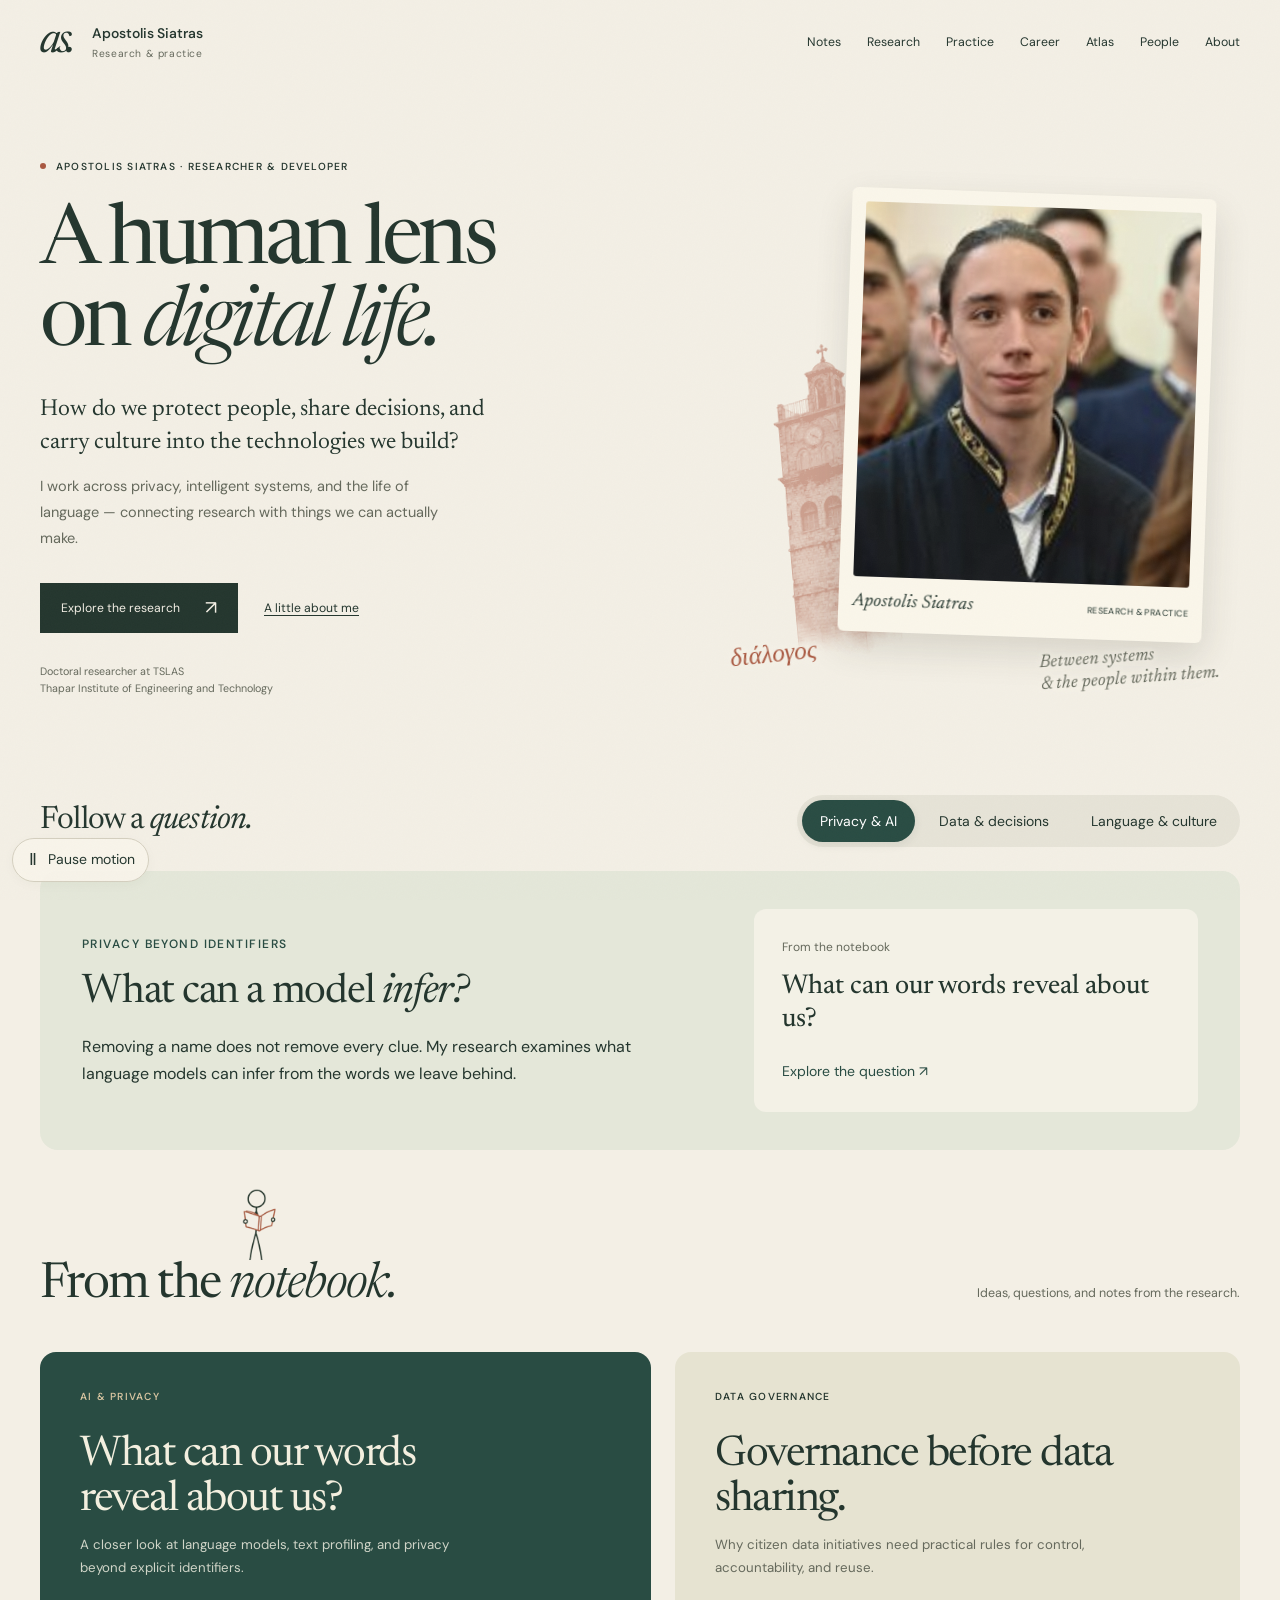
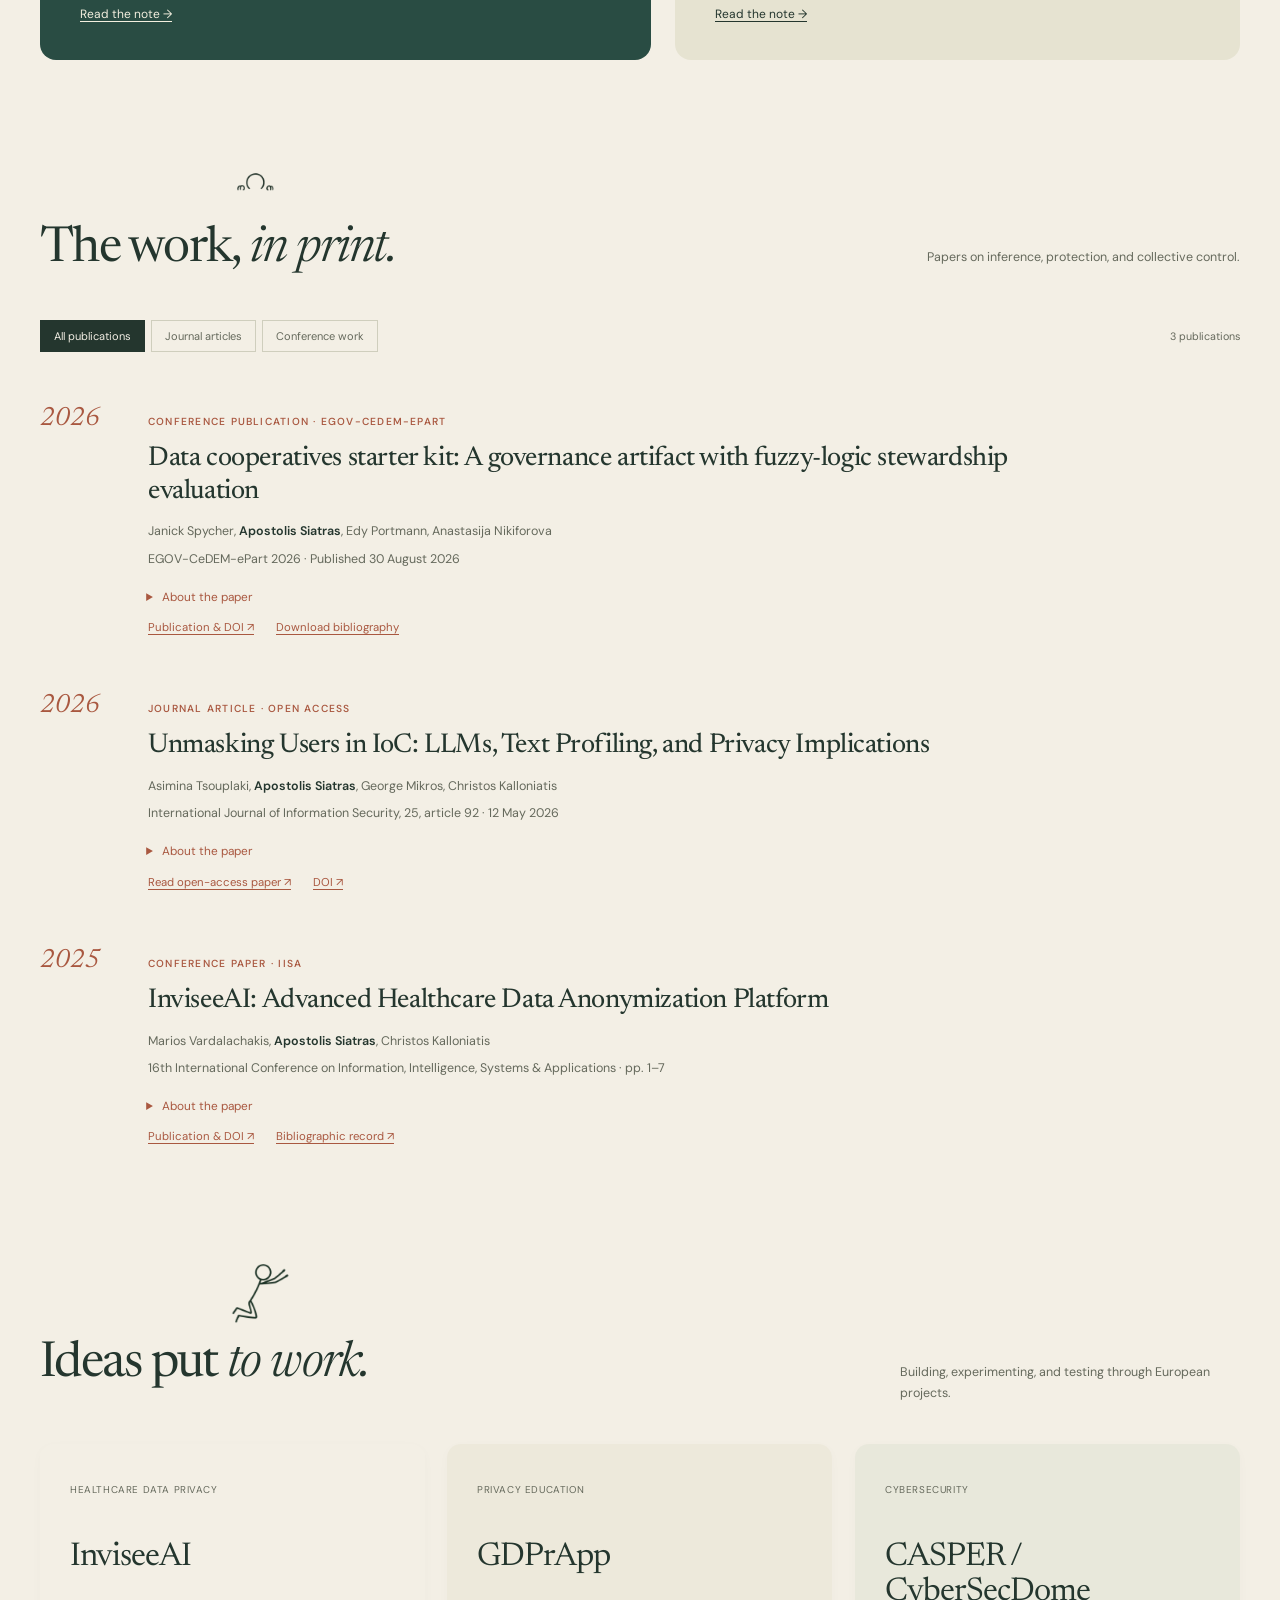
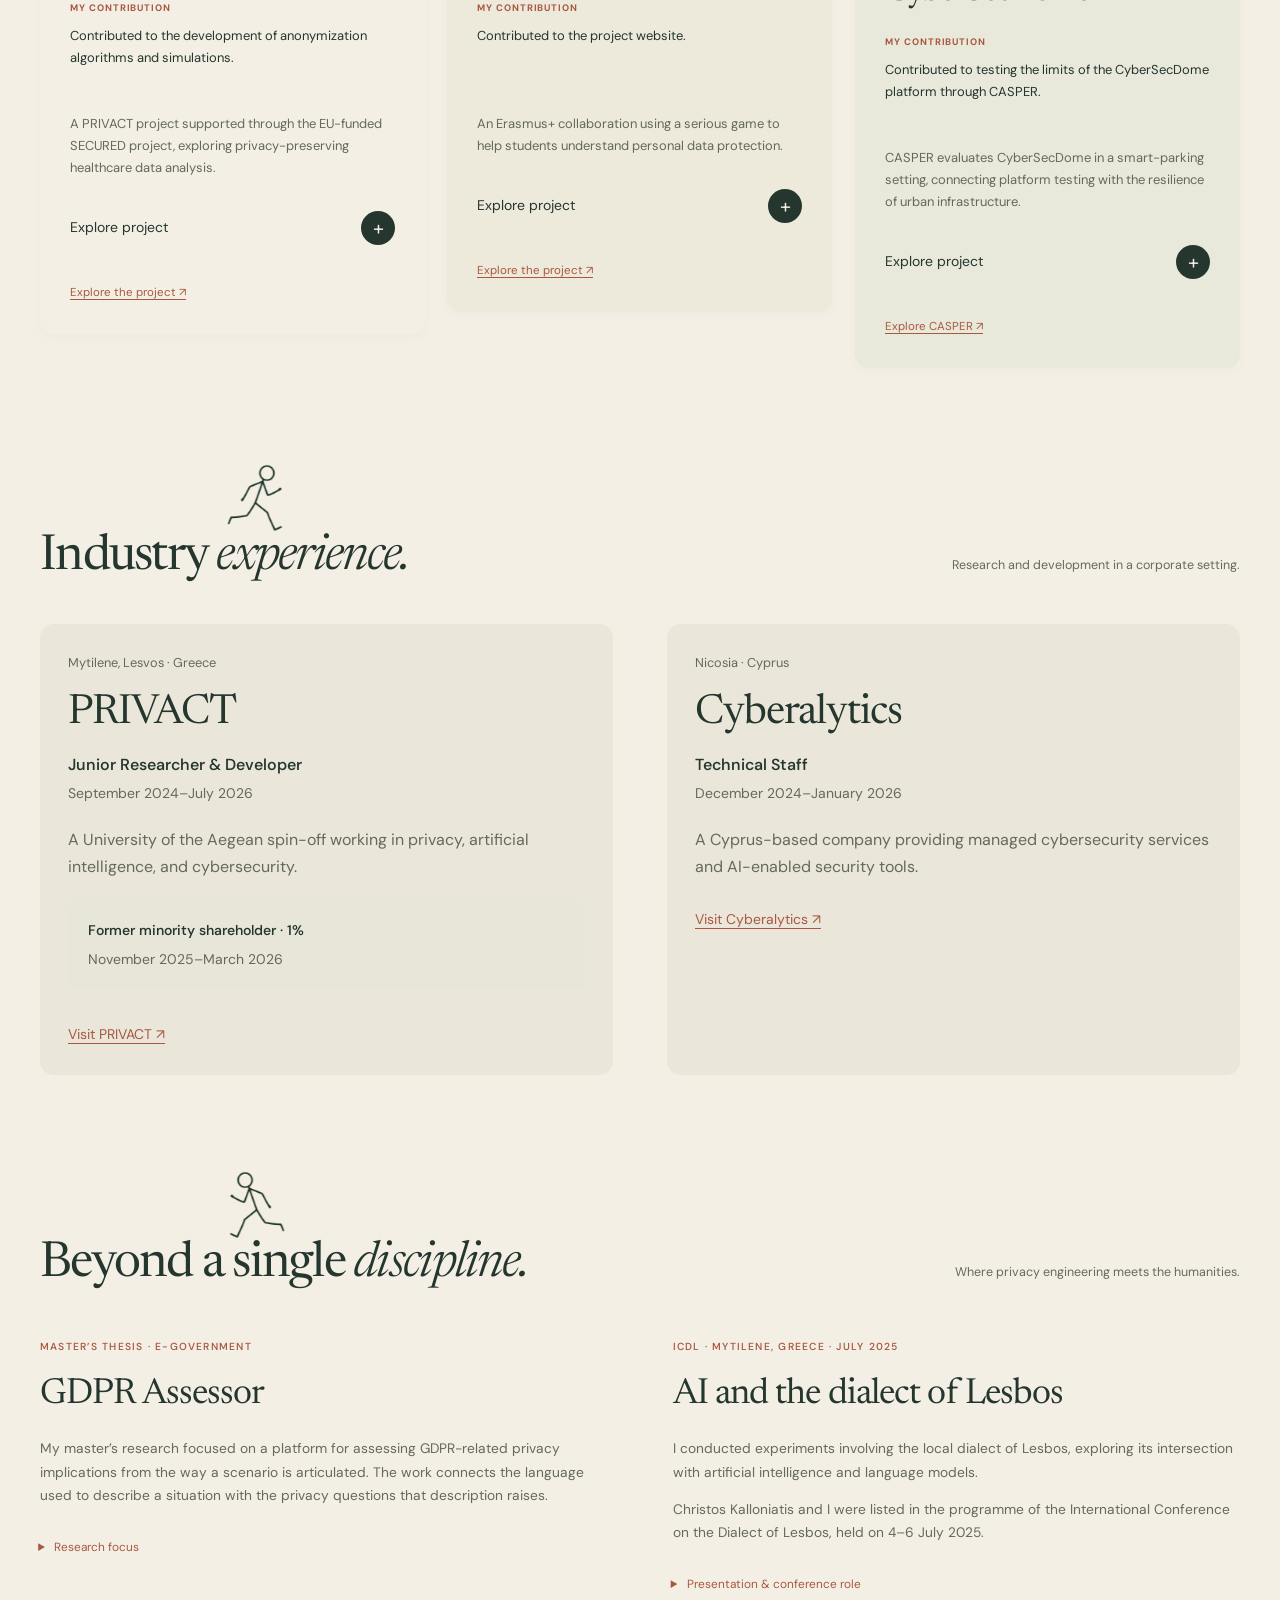
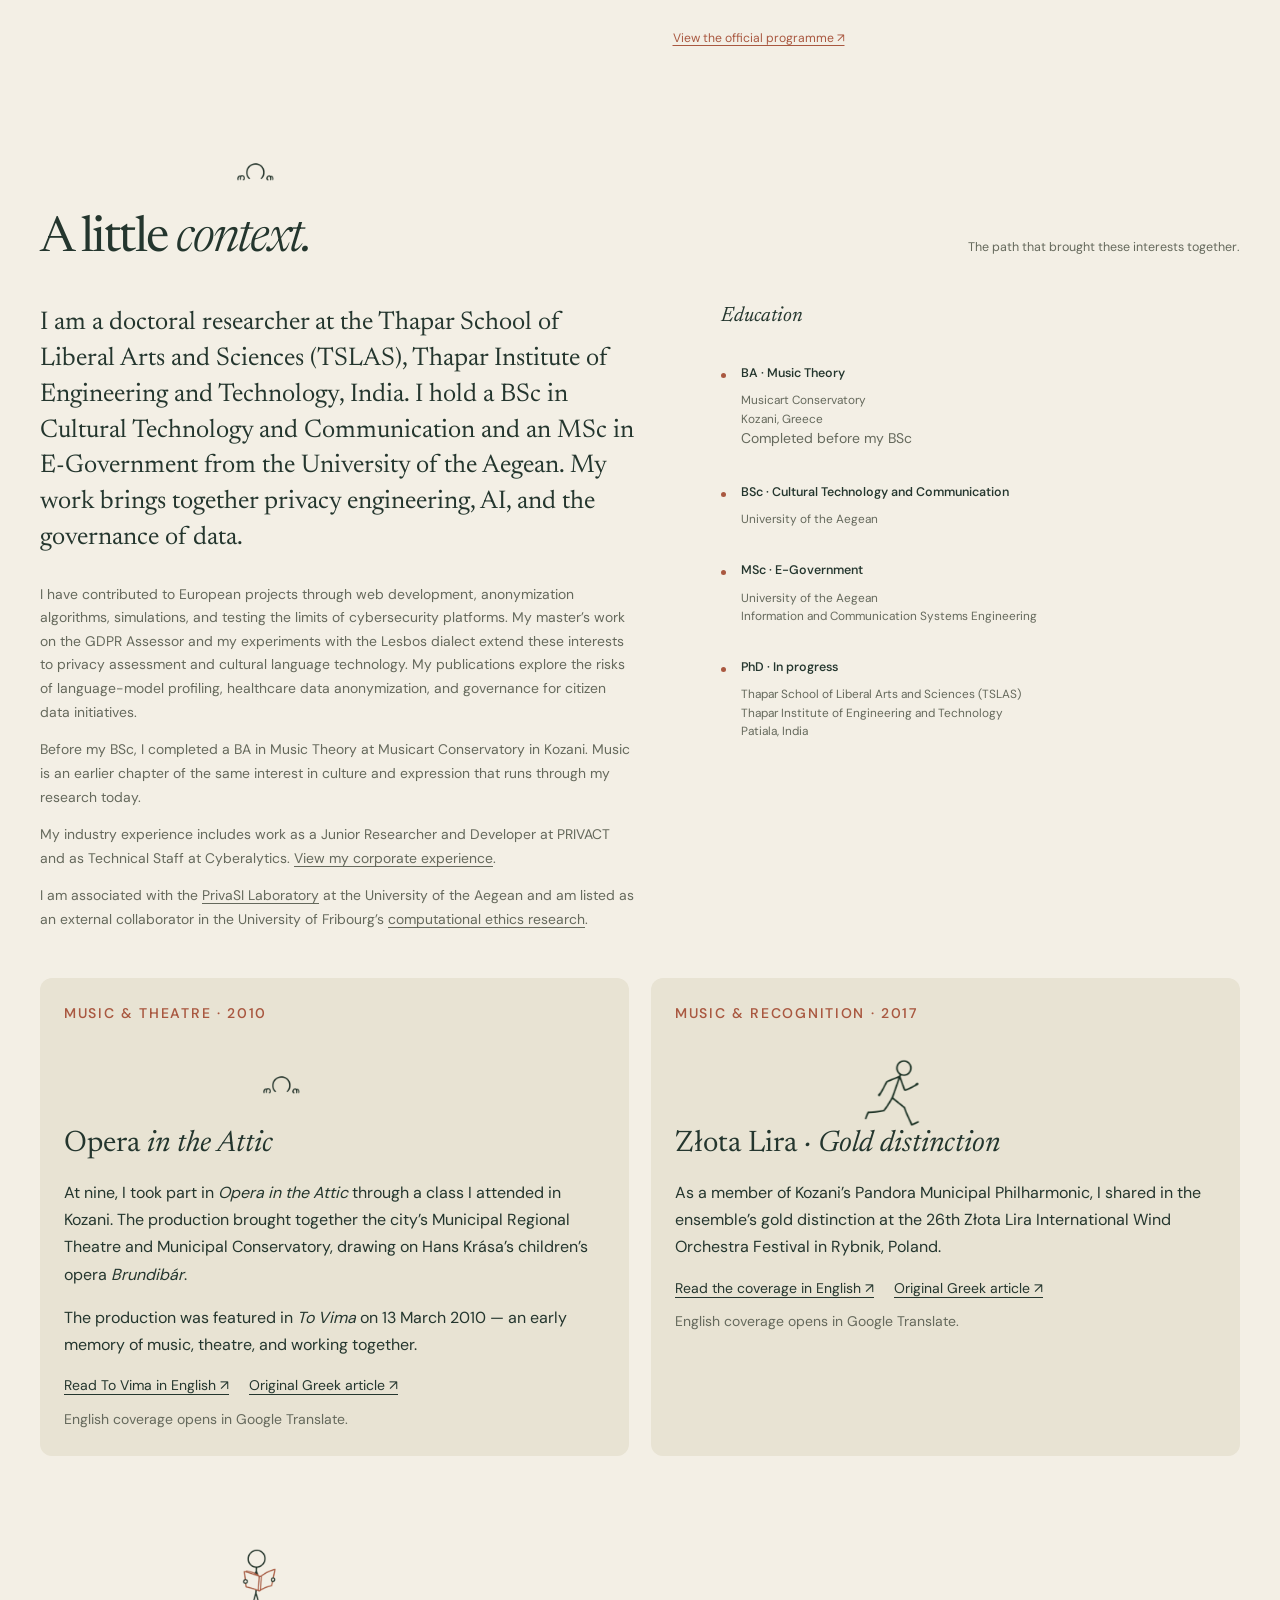
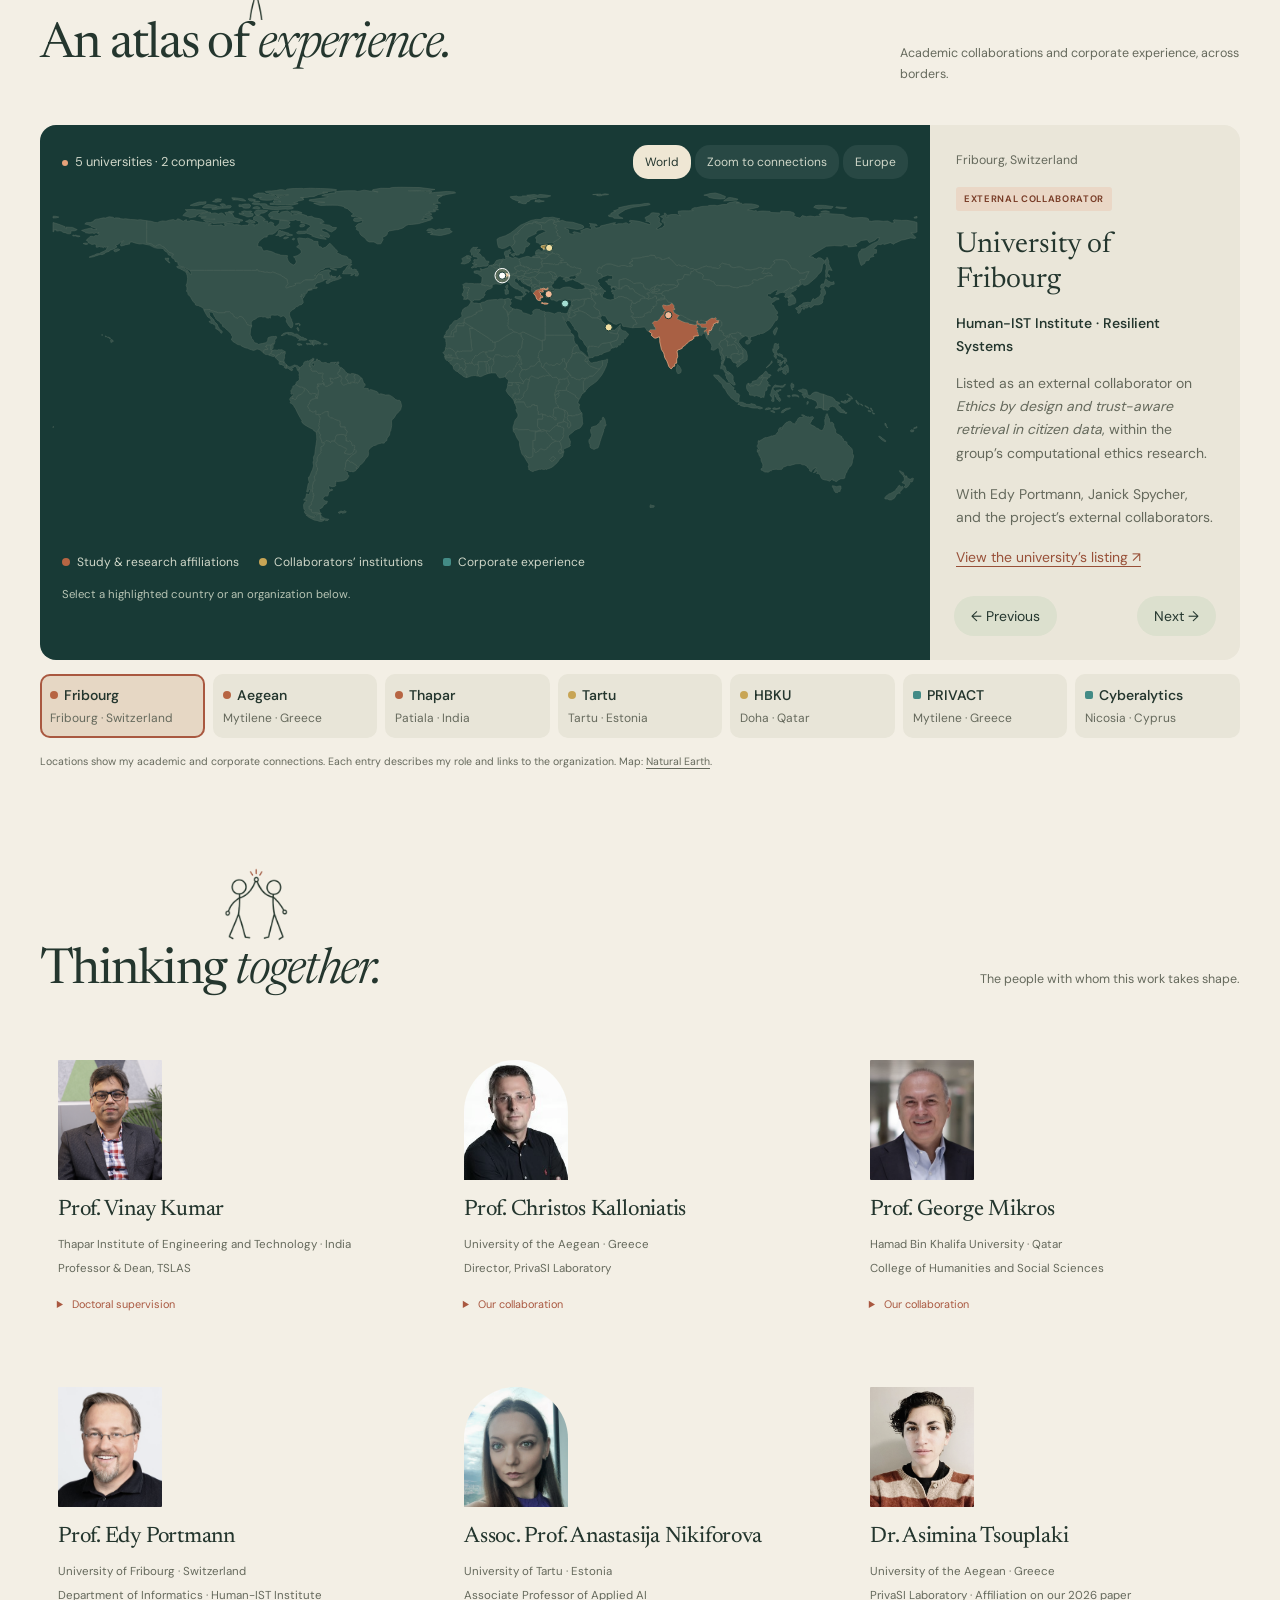
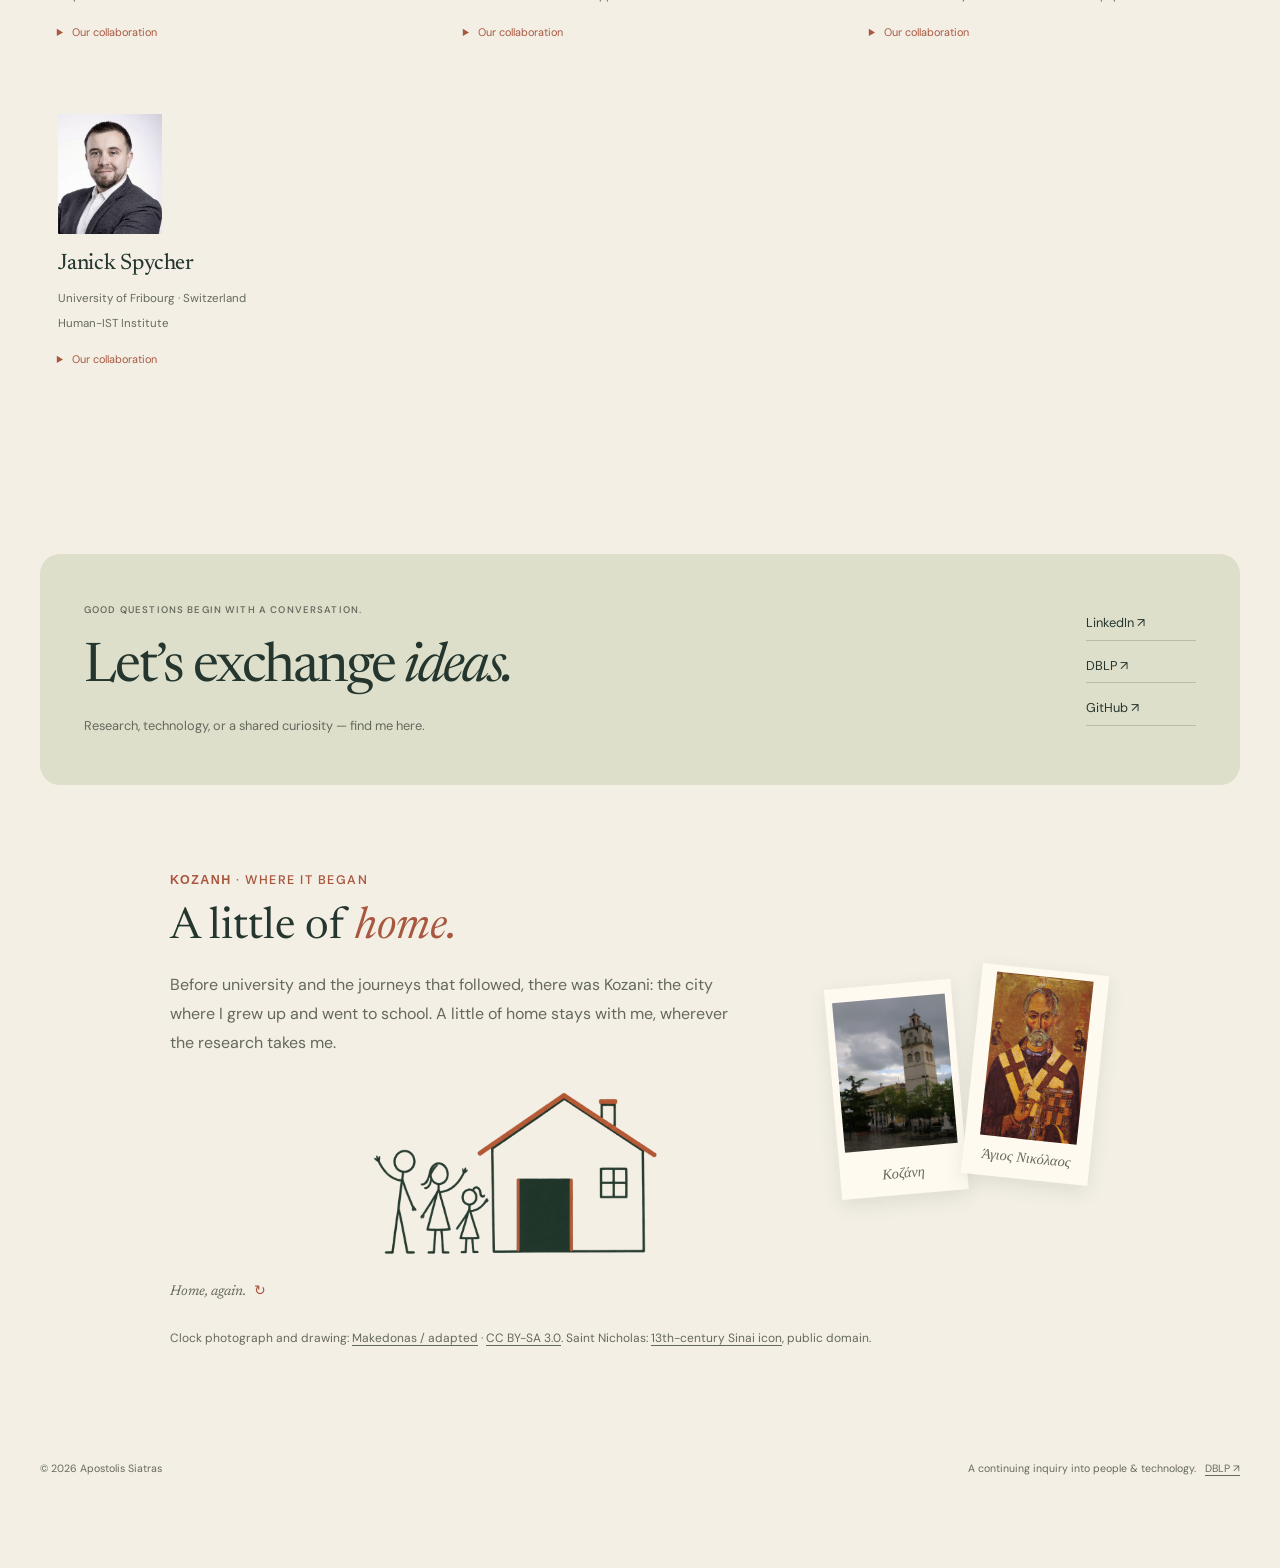
<file: index.html>
<!doctype html>
<html lang="en"><head><meta charset="utf-8"><meta name="google" content="notranslate"><meta name="viewport" content="width=device-width, initial-scale=1"><meta name="robots" content="noindex,nofollow"><title>Apostolis Siatras — Privacy, AI &amp; Data Governance</title><meta name="description" content="Research, projects, and writing by Apostolis Siatras. Exploring privacy engineering, artificial intelligence, and accountable data governance."><meta name="theme-color" content="#f3efe5"><link rel="icon" href="data:image/svg+xml,%3Csvg xmlns='http://www.w3.org/2000/svg' viewBox='0 0 40 40'%3E%3Crect width='40' height='40' fill='%2324362e'/%3E%3Ctext x='20' y='28' text-anchor='middle' font-family='Georgia' font-size='25' fill='white'%3EA%3C/text%3E%3C/svg%3E"><link rel="stylesheet" href="style.css?v=20260921"><link rel="stylesheet" href="companion.css?v=20260921b"></head>
<body class="with-companion"><div class="scroll-progress" aria-hidden="true"></div><a class="skip" href="#main">Skip to content</a><div class="wrap"><header class="site-header"><a class="brand" href="index.html" aria-label="Apostolis Siatras home"><span class="monogram" aria-hidden="true">as.</span><span>Apostolis Siatras<small>Research &amp; practice</small></span></a><nav aria-label="Main navigation"><a href="#writing">Notes</a><a href="#publications">Research</a><a href="#projects">Practice</a><a href="#career">Career</a><a href="#institutions">Atlas</a><a href="#collaborations">People</a><a href="#about">About</a></nav></header>
<main id="main"><section class="hero" aria-labelledby="intro-title"><div class="hero-copy"><p class="eyebrow"><span class="live-dot" aria-hidden="true"></span>Apostolis Siatras · Researcher &amp; developer</p><h1 id="intro-title">A human lens<br>on <em>digital life.</em></h1><p class="lead">How do we protect people, share decisions, and carry culture into the technologies we build?</p><p class="hero-description">I work across privacy, intelligent systems, and the life of language — connecting research with things we can actually make.</p><div class="hero-actions"><a class="primary-link" href="#publications">Explore the research <span aria-hidden="true">↗</span></a><a class="secondary-link" href="#about">A little about me</a></div><p class="hero-affiliation">Doctoral researcher at TSLAS<br><a href="https://tslas.thapar.edu/academicdetails/phdprogramme">Thapar Institute of Engineering and Technology</a></p></div>
<div class="hero-art" aria-label="Portrait of Apostolis Siatras"><figure class="portrait-sheet"><img class="portrait" src="assets/people/apostolis-siatras-scholar.jpg" alt="Apostolis Siatras" width="170" height="256" fetchpriority="high"><figcaption><span>Apostolis Siatras</span><span>Research &amp; practice</span></figcaption></figure><svg class="art-filters" width="0" height="0" aria-hidden="true" focusable="false"><defs><filter id="clock-ink" color-interpolation-filters="sRGB"><feColorMatrix type="matrix" values="0 0 0 0 .663 0 0 0 0 .345 0 0 0 0 .251 5 -5 0 0 -.065"/></filter></defs></svg><span class="clock-sketch" aria-hidden="true"></span><span class="dialogos" lang="el">διάλογος</span><span class="art-caption">Between systems<br>&amp; the people within them.</span></div></section>
<section class="research-explorer" aria-labelledby="explorer-title"><div class="explorer-header"><h2 id="explorer-title">Follow a <em>question.</em></h2><div class="research-tabs" role="tablist" aria-label="Explore research themes" hidden><button id="theme-privacy" type="button" role="tab" aria-selected="true" aria-controls="lens-privacy" data-lens="privacy">Privacy &amp; AI</button><button id="theme-governance" type="button" role="tab" aria-selected="false" aria-controls="lens-governance" tabindex="-1" data-lens="governance">Data &amp; decisions</button><button id="theme-culture" type="button" role="tab" aria-selected="false" aria-controls="lens-culture" tabindex="-1" data-lens="culture">Language &amp; culture</button></div></div><div class="research-panels">
<article class="research-panel" id="lens-privacy" role="tabpanel" aria-labelledby="theme-privacy" tabindex="0" data-lens-panel="privacy"><div><p class="eyebrow">Privacy beyond identifiers</p><h3>What can a model <em>infer?</em></h3><p>Removing a name does not remove every clue. My research examines what language models can infer from the words we leave behind.</p></div><a class="lens-work" href="writing/text-can-reveal.html"><span>From the notebook</span><strong>What can our words reveal about us?</strong><span class="lens-action">Explore the question ↗</span></a></article>
<article class="research-panel" id="lens-governance" role="tabpanel" aria-labelledby="theme-governance" tabindex="0" data-lens-panel="governance"><div><p class="eyebrow">Consent, stewardship &amp; shared authority</p><h3>Who gets to <em>decide?</em></h3><p>Shared data needs practical rules for consent, access, and accountability. My work explores how communities can retain a say in what happens to their data.</p></div><a class="lens-work" href="writing/governance-before-sharing.html"><span>From the notebook</span><strong>Governance before data sharing.</strong><span class="lens-action">Explore the question ↗</span></a></article>
<article class="research-panel" id="lens-culture" role="tabpanel" aria-labelledby="theme-culture" tabindex="0" data-lens-panel="culture"><div><p class="eyebrow">Local dialects &amp; cultural memory</p><h3>What can language <em>carry?</em></h3><p>Language carries local experience as well as information. My experiments with the Lesbos dialect connect AI research with the particularities of place and expression.</p></div><a class="lens-work" href="#icdl"><span>Conference contribution</span><strong>AI and the dialect of Lesbos</strong><span class="lens-action">Explore the work ↗</span></a></article>
</div></section>
<section id="writing" class="section"><div class="section-top"><h2>From the <em>notebook.</em></h2><p>Ideas, questions, and notes from the research.</p></div><div class="writing-grid"><article class="note-card featured"><span class="eyebrow">AI &amp; Privacy</span><h3><a href="writing/text-can-reveal.html">What can our words reveal about us?</a></h3><p>A closer look at language models, text profiling, and privacy beyond explicit identifiers.</p><a class="read" href="writing/text-can-reveal.html">Read the note →</a></article><article class="note-card"><span class="eyebrow">Data governance</span><h3><a href="writing/governance-before-sharing.html">Governance before data sharing.</a></h3><p>Why citizen data initiatives need practical rules for control, accountability, and reuse.</p><a class="read" href="writing/governance-before-sharing.html">Read the note →</a></article></div></section>
<section id="publications" class="section"><div class="section-top"><h2>The work, <em>in print.</em></h2><p>Papers on inference, protection, and collective control.</p></div><div class="publication-controls" hidden><div class="filters" role="group" aria-label="Filter publications"><button type="button" data-filter="all" aria-pressed="true">All publications</button><button type="button" data-filter="journal" aria-pressed="false">Journal articles</button><button type="button" data-filter="conference" aria-pressed="false">Conference work</button></div><p id="filter-status" role="status" aria-live="polite">3 publications</p></div><div id="publication-list">
<article class="pub" data-kind="conference"><div class="year">2026</div><div><span class="eyebrow">Conference publication · EGOV-CeDEM-ePart</span><h3>Data cooperatives starter kit: A governance artifact with fuzzy-logic stewardship evaluation</h3><p class="authors">Janick Spycher, <strong>Apostolis Siatras</strong>, Edy Portmann, Anastasija Nikiforova</p><p class="venue">EGOV-CeDEM-ePart 2026 · Published 30 August 2026</p><details><summary>About the paper</summary><p>A practical governance framework for citizen data initiatives, with fuzzy evaluation designed to expose weaknesses that a strong overall score might conceal.</p></details><div class="pub-links"><a href="https://doi.org/10.59490/6a91ade30fd2bd55cd2549fb">Publication &amp; DOI ↗</a><a href="publications.bib" download>Download bibliography</a></div></div></article>
<article class="pub" data-kind="journal"><div class="year">2026</div><div><span class="eyebrow">Journal article · Open access</span><h3>Unmasking Users in IoC: LLMs, Text Profiling, and Privacy Implications</h3><p class="authors">Asimina Tsouplaki, <strong>Apostolis Siatras</strong>, George Mikros, Christos Kalloniatis</p><p class="venue">International Journal of Information Security, 25, article 92 · 12 May 2026</p><details><summary>About the paper</summary><p>An empirical study of sensitive-attribute inference from text using GPT-4o and Llama 3-70B, with implications for privacy in cloud-connected systems.</p></details><div class="pub-links"><a href="https://link.springer.com/article/10.1007/s10207-026-01249-7">Read open-access paper ↗</a><a href="https://doi.org/10.1007/s10207-026-01249-7">DOI ↗</a></div></div></article>
<article class="pub" data-kind="conference"><div class="year">2025</div><div><span class="eyebrow">Conference paper · IISA</span><h3>InviseeAI: Advanced Healthcare Data Anonymization Platform</h3><p class="authors">Marios Vardalachakis, <strong>Apostolis Siatras</strong>, Christos Kalloniatis</p><p class="venue">16th International Conference on Information, Intelligence, Systems &amp; Applications · pp. 1–7</p><details><summary>About the paper</summary><p>A conference contribution on the InviseeAI healthcare data anonymization platform, connecting privacy research with practical system development.</p></details><div class="pub-links"><a href="https://doi.org/10.1109/IISA66859.2025.11311319">Publication &amp; DOI ↗</a><a href="https://dblp.org/rec/conf/iisa/VardalachakisSK25">Bibliographic record ↗</a></div></div></article>
</div></section>
<section id="projects" class="section"><div class="section-top"><h2>Ideas put <em>to work.</em></h2><p>Building, experimenting, and testing through European projects.</p></div><div class="project-grid"><article class="project"><span class="num">Healthcare data privacy</span><h3>InviseeAI</h3><p class="role"><strong>My contribution</strong>Contributed to the development of anonymization algorithms and simulations.</p><p>A PRIVACT project supported through the EU-funded SECURED project, exploring privacy-preserving healthcare data analysis.</p><details><summary><span>Explore project</span><span class="disclosure-symbol" aria-hidden="true"></span></summary><p>PRIVACT’s healthcare data anonymization project, supported through SECURED. Evaluation uses open-access data.</p><p>Project period: July–December 2025.</p></details><a href="https://privact.eu/inviseeai/">Explore the project ↗</a></article><article class="project"><span class="num">Privacy education</span><h3>GDPrApp</h3><p class="role"><strong>My contribution</strong>Contributed to the project website.</p><p>An Erasmus+ collaboration using a serious game to help students understand personal data protection.</p><details><summary><span>Explore project</span><span class="disclosure-symbol" aria-hidden="true"></span></summary><p>An Erasmus+ cooperation in school education, with the University of the Aegean among its partners.</p><p>Project period: October 2024–September 2026.</p></details><a href="https://privasi.aegean.gr/projects/gdprapp/">Explore the project ↗</a></article><article class="project"><span class="num">Cybersecurity</span><h3>CASPER / CyberSecDome</h3><p class="role"><strong>My contribution</strong>Contributed to testing the limits of the CyberSecDome platform through CASPER.</p><p>CASPER evaluates CyberSecDome in a smart-parking setting, connecting platform testing with the resilience of urban infrastructure.</p><details><summary><span>Explore project</span><span class="disclosure-symbol" aria-hidden="true"></span></summary><p>Collaborative Assessment of Security for Smart City Parking Enhanced Resilience. Implemented by PRIVACT and DOTSOFT within the CyberSecDome open-call programme.</p><p>Project period: December 2025–July 2026.</p><a href="https://cybersecdome.eu/">CyberSecDome ↗</a></details><a href="https://privact.eu/casper/">Explore CASPER ↗</a></article></div></section>
<section id="career" class="section"><div class="section-top"><h2>Industry <em>experience.</em></h2><p>Research and development in a corporate setting.</p></div><div class="career-grid">
<article class="career-entry"><p class="career-place">Mytilene, Lesvos · Greece</p><h3>PRIVACT</h3><p class="career-role">Junior Researcher &amp; Developer</p><p class="career-dates"><time datetime="2024-09">September 2024</time>–<time datetime="2026-07">July 2026</time></p><p>A University of the Aegean spin-off working in privacy, artificial intelligence, and cybersecurity.</p><dl class="career-ownership"><dt>Former minority shareholder · 1%</dt><dd><time datetime="2025-11">November 2025</time>–<time datetime="2026-03">March 2026</time></dd></dl><a href="https://privact.eu/">Visit PRIVACT ↗</a></article>
<article class="career-entry"><p class="career-place">Nicosia · Cyprus</p><h3>Cyberalytics</h3><p class="career-role">Technical Staff</p><p class="career-dates"><time datetime="2024-12">December 2024</time>–<time datetime="2026-01">January 2026</time></p><p>A Cyprus-based company providing managed cybersecurity services and AI-enabled security tools.</p><a href="https://cyberalytics.com/">Visit Cyberalytics ↗</a></article>
</div></section>
<section id="academic-work" class="section"><div class="section-top"><h2>Beyond a single <em>discipline.</em></h2><p>Where privacy engineering meets the humanities.</p></div><div class="service-grid">
<article><span class="eyebrow">Master’s thesis · E-Government</span><h3>GDPR Assessor</h3><p>My master’s research focused on a platform for assessing GDPR-related privacy implications from the way a scenario is articulated. The work connects the language used to describe a situation with the privacy questions that description raises.</p><details><summary>Research focus</summary><p>The central concern is how descriptions of data use can inform a structured assessment of privacy implications. This brings together my interests in privacy engineering, language, and practical digital tools.</p><p>Developed in the context of my MSc in E-Government at the University of the Aegean.</p></details></article>
<article id="icdl"><span class="eyebrow">ICDL · Mytilene, Greece · July 2025</span><h3>AI and the dialect of Lesbos</h3><p>I conducted experiments involving the local dialect of Lesbos, exploring its intersection with artificial intelligence and language models.</p><p>Christos Kalloniatis and I were listed in the programme of the International Conference on the Dialect of Lesbos, held on 4–6 July 2025.</p><details><summary>Presentation &amp; conference role</summary><p><cite>Artificial Intelligence and Large Linguistic Models for the Lesbian dialect.</cite></p><p>Christos Kalloniatis and Apostolos Siatras, University of the Aegean. Scheduled on 6 July 2025, 12:30–13:00, at the Castle of Mytilene.</p><p>I am also listed on the conference’s Scientific and Organizing Committee.</p></details><a class="text-link" href="https://icdl.ct.aegean.gr/en/">View the official programme ↗</a></article>
</div></section>
<section id="about" class="section"><div class="section-top"><h2>A little <em>context.</em></h2><p>The path that brought these interests together.</p></div><div class="about-grid"><div><p>I am a doctoral researcher at the Thapar School of Liberal Arts and Sciences (TSLAS), Thapar Institute of Engineering and Technology, India. I hold a BSc in Cultural Technology and Communication and an MSc in E-Government from the University of the Aegean. My work brings together privacy engineering, AI, and the governance of data.</p><p>I have contributed to European projects through web development, anonymization algorithms, simulations, and testing the limits of cybersecurity platforms. My master’s work on the GDPR Assessor and my experiments with the Lesbos dialect extend these interests to privacy assessment and cultural language technology. My publications explore the risks of language-model profiling, healthcare data anonymization, and governance for citizen data initiatives.</p><p>Before my BSc, I completed a BA in Music Theory at Musicart Conservatory in Kozani. Music is an earlier chapter of the same interest in culture and expression that runs through my research today.</p><p>My industry experience includes work as a Junior Researcher and Developer at PRIVACT and as Technical Staff at Cyberalytics. <a href="#career">View my corporate experience</a>.</p><p>I am associated with the <a href="https://privasi.aegean.gr/members/">PrivaSI Laboratory</a> at the University of the Aegean and am listed as an external collaborator in the University of Fribourg’s <a href="https://human-ist.unifr.ch/rise/en/research-topics/computational-ethics.html">computational ethics research</a>.</p></div><div><h3>Education</h3><ul class="education"><li><strong>BA · Music Theory</strong><span>Musicart Conservatory<br>Kozani, Greece<br><small>Completed before my BSc</small></span></li><li><strong>BSc · Cultural Technology and Communication</strong><span>University of the Aegean</span></li><li><strong>MSc · E-Government</strong><span>University of the Aegean<br>Information and Communication Systems Engineering</span></li><li><strong>PhD · In progress</strong><span>Thapar School of Liberal Arts and Sciences (TSLAS)<br>Thapar Institute of Engineering and Technology<br>Patiala, India</span></li></ul></div></div><div class="music-milestones" aria-label="Music and cultural experiences"><article id="childhood-opera" class="music-recognition" aria-labelledby="opera-title"><p class="eyebrow">Music &amp; theatre · <time datetime="2010">2010</time></p><h3 id="opera-title">Opera <em>in the Attic</em></h3><p>At nine, I took part in <em>Opera in the Attic</em> through a class I attended in Kozani. The production brought together the city’s Municipal Regional Theatre and Municipal Conservatory, drawing on Hans Krása’s children’s opera <em>Brundibár</em>.</p><p>The production was featured in <em>To Vima</em> on <time datetime="2010-03-13">13 March 2010</time> — an early memory of music, theatre, and working together.</p><div class="recognition-links"><a href="https://translate.google.com/translate?sl=el&amp;tl=en&amp;u=https%3A%2F%2Fwww.tovima.gr%2F2010%2F03%2F13%2Fculture%2Fi-opera-anebainei-sti-sofita%2F" target="_blank" rel="noopener noreferrer">Read To Vima in English ↗</a><a href="https://www.tovima.gr/2010/03/13/culture/i-opera-anebainei-sti-sofita/" hreflang="el" target="_blank" rel="noopener noreferrer">Original Greek article ↗</a></div><p class="translation-note">English coverage opens in Google Translate.</p></article><article id="music-recognition" class="music-recognition" aria-labelledby="music-award-title"><p class="eyebrow">Music &amp; recognition · <time datetime="2017">2017</time></p><h3 id="music-award-title"><span lang="pl">Złota Lira</span> <em>· Gold distinction</em></h3><p>As a member of Kozani’s Pandora Municipal Philharmonic, I shared in the ensemble’s gold distinction at the 26th Złota Lira International Wind Orchestra Festival in Rybnik, Poland.</p><div class="recognition-links"><a href="https://translate.google.com/translate?sl=el&amp;tl=en&amp;u=https%3A%2F%2Fxronos-kozanis.gr%2Fme-dyo-chrysa-vravia-epistefi-apo-tin-polonia-i-pandora%2F" target="_blank" rel="noopener noreferrer">Read the coverage in English ↗</a><a href="https://xronos-kozanis.gr/me-dyo-chrysa-vravia-epistefi-apo-tin-polonia-i-pandora/" hreflang="el" target="_blank" rel="noopener noreferrer">Original Greek article ↗</a></div><p class="translation-note">English coverage opens in Google Translate.</p></article></div></section>
<section id="institutions" class="section"><div class="section-top"><h2>An atlas of <em>experience.</em></h2><p>Academic collaborations and corporate experience, across borders.</p></div>
<div class="map-shell"><div class="map-visual"><div class="map-toolbar"><p><span class="map-dot" aria-hidden="true"></span>5 universities · 2 companies</p><div class="map-views" role="group" aria-label="Map view" hidden><button type="button" data-map-view="world" aria-pressed="true">World</button><button type="button" data-map-view="connections" aria-pressed="false">Zoom to connections</button><button type="button" data-map-view="europe" aria-pressed="false">Europe</button></div></div>
<div class="map-tooltip" aria-hidden="true" hidden></div><svg class="world-map" viewBox="0 0 960 400" xmlns="http://www.w3.org/2000/svg" role="group" aria-labelledby="world-map-title world-map-description"><title id="world-map-title">Academic and corporate connections</title><desc id="world-map-description">Interactive world map of five universities and two companies. Terracotta marks my study and research affiliations, gold marks collaborators’ universities, and teal marks corporate experience. PRIVACT and the University of the Aegean share the Mytilene location. Select an organization to read my role and visit its website.</desc>
<path class="map-land" d="M960.00,269.51L960.00,270.81L958.30,271.47L956.60,272.03L956.26,271.04L957.59,270.49L958.44,270.34L960.00,269.51ZM955.00,273.35L955.66,272.91L956.58,273.68L956.14,275.07L954.49,275.43L953.02,275.10L952.76,273.93L953.79,273.02L955.00,273.35ZM0.55,269.39L0.22,270.67L0.00,270.81L0.00,269.51L0.55,269.39Z"/><path class="map-land" d="M570.41,229.20L570.86,229.49L580.53,234.93L580.71,236.47L584.54,239.14L583.31,242.42L583.47,243.94L585.17,244.91L585.25,245.60L584.52,247.21L584.67,248.02L584.50,249.29L585.43,250.97L586.53,253.60L587.51,254.18L587.51,254.18L585.39,255.73L582.47,256.76L580.87,256.72L579.92,257.52L578.07,257.59L577.37,257.92L574.17,257.17L572.16,257.39L571.41,253.76L570.51,252.52L569.97,251.78L567.36,251.28L565.84,250.48L564.15,250.03L563.09,249.59L561.97,248.91L561.97,248.91L560.53,245.55L558.99,244.05L558.45,242.51L558.72,241.12L558.24,238.67L559.34,238.54L560.31,237.57L561.35,236.18L562.01,235.62L561.98,234.76L561.41,234.15L561.25,233.10L561.25,233.10L562.02,232.77L562.18,231.20L561.12,229.69L562.05,229.37L564.98,229.41L570.41,229.20Z"/><path class="map-land" d="M456.89,152.92L456.89,153.09L456.84,153.61L456.83,157.65L448.08,157.51L448.17,164.33L445.67,164.57L445.02,165.94L445.52,169.79L435.08,169.78L434.50,170.67L434.61,169.54L434.66,169.54L440.66,169.33L440.98,168.37L442.08,167.17L442.96,163.49L446.66,160.61L447.92,157.25L448.75,157.06L449.62,154.98L451.86,154.69L452.83,155.04L454.04,155.04L454.90,154.43L456.55,154.34L456.49,152.92L456.89,152.92Z"/><path class="map-land" d="M152.43,96.00L152.07,95.99L146.91,93.37L145.00,92.22L140.17,91.12L138.69,88.76L139.07,87.12L135.65,85.99L135.19,83.84L131.96,81.90L131.90,80.53L131.90,80.53L133.39,79.24L133.31,77.56L128.78,75.86L126.05,72.82L124.39,70.91L121.94,69.70L120.15,68.61L118.73,67.23L116.05,68.10L113.46,69.59L111.09,67.83L109.23,66.67L106.63,65.93L104.01,65.85L104.02,50.67L104.04,40.77L104.04,40.77L109.01,41.41L113.21,42.69L115.99,42.94L118.33,41.83L121.56,40.99L125.52,41.32L129.52,40.15L133.88,39.48L135.71,40.59L137.70,39.97L138.30,38.71L140.14,38.99L144.65,41.39L148.20,39.58L148.56,41.60L151.84,41.16L152.84,40.39L156.07,40.54L160.15,41.66L166.39,42.64L170.06,43.09L172.67,42.92L176.27,44.27L172.52,45.59L177.34,46.16L184.54,45.85L186.81,45.38L189.65,46.98L192.55,45.63L189.83,44.50L191.55,43.59L194.80,43.47L196.93,43.20L199.09,43.84L201.77,45.29L204.74,45.07L209.46,46.27L213.59,45.85L217.48,45.92L217.18,44.26L219.55,43.79L223.68,44.69L223.66,47.22L225.36,45.09L227.51,45.16L228.71,42.48L225.86,40.84L222.74,39.76L222.96,36.81L226.11,34.88L229.63,35.31L232.32,36.48L235.95,39.49L233.58,40.80L238.54,41.34L238.53,44.07L242.09,41.98L245.28,43.69L244.49,45.67L247.07,47.47L249.85,45.54L251.80,43.24L251.94,40.31L255.73,40.52L259.67,40.91L263.25,42.23L263.41,43.56L261.43,44.98L263.31,46.41L262.97,47.70L257.75,49.57L254.04,49.98L251.28,49.18L250.49,50.52L247.92,52.77L247.14,53.93L244.05,55.74L240.23,55.91L238.12,57.04L237.95,58.77L234.84,59.11L231.58,61.27L228.69,64.27L227.66,66.37L227.51,69.47L231.43,69.91L232.63,72.41L233.87,74.43L237.61,73.91L242.56,75.06L245.23,76.08L247.14,77.34L250.48,78.07L253.30,79.19L257.71,79.35L260.61,79.60L260.17,81.91L261.00,84.59L262.93,87.58L266.90,90.11L268.95,89.24L270.39,86.50L269.00,82.29L267.12,80.89L271.39,79.64L274.41,77.77L275.89,75.91L275.67,74.13L273.86,71.86L270.62,69.85L273.77,67.06L272.61,64.65L271.72,60.48L273.57,59.87L278.14,60.59L280.88,60.85L283.09,60.15L285.58,61.05L288.86,62.60L289.67,63.63L294.43,63.84L294.35,66.08L295.23,69.45L297.67,69.86L299.60,71.43L303.46,69.95L306.01,67.01L307.78,65.77L309.85,68.15L313.33,71.55L316.28,74.75L315.20,76.43L318.75,77.93L321.15,79.46L325.40,80.15L327.11,81.00L328.17,83.25L330.25,83.61L331.32,84.61L331.51,87.61L329.58,88.61L327.66,89.55L323.27,90.50L319.91,92.69L315.40,93.12L309.70,92.56L305.70,92.54L302.94,92.72L300.70,94.64L297.30,95.82L293.46,99.35L290.39,101.81L292.65,101.37L296.93,97.87L302.53,95.65L306.52,95.38L308.88,96.69L306.36,98.48L307.20,101.35L308.07,103.36L311.54,104.70L315.94,104.31L318.62,101.31L318.80,103.25L320.53,104.21L317.23,105.96L311.32,107.55L308.68,108.63L305.70,110.55L303.67,110.35L303.57,108.09L308.20,105.89L303.93,105.98L300.97,106.30L299.22,104.79L299.23,101.16L298.04,100.39L296.25,100.84L295.37,100.14L293.33,102.15L292.52,104.23L291.57,105.44L290.44,105.85L289.59,105.99L289.32,106.64L284.41,106.65L280.35,106.67L279.15,107.16L276.33,109.08L276.00,109.28L275.15,110.32L272.70,110.32L270.08,110.33L268.88,110.76L269.31,111.28L269.55,112.09L269.50,112.36L266.01,113.69L263.26,114.11L260.16,115.53L259.49,115.53L258.59,115.11L258.29,114.73L258.35,114.45L258.93,113.52L260.19,112.05L260.97,110.48L260.43,108.16L259.86,105.74L257.09,104.49L257.41,104.01L257.02,103.69L256.29,103.69L255.76,103.27L255.62,102.63L255.10,102.91L254.39,102.83L254.55,102.56L253.92,102.30L253.66,101.60L251.59,100.75L249.43,99.86L246.83,98.83L244.33,97.86L241.94,98.61L241.07,98.64L237.79,97.95L235.63,98.29L233.04,97.47L230.32,97.04L228.46,96.88L227.63,96.43L227.15,94.96L226.25,94.98L226.24,96.00L220.72,96.00L211.60,96.00L202.54,96.00L194.53,96.00L186.53,96.00L178.67,96.00L170.54,96.00L167.92,96.00L160.00,96.00L152.43,96.00ZM256.02,60.13L258.00,58.90L261.66,58.92L261.60,59.44L258.48,60.91L256.60,60.85L256.02,60.13ZM267.26,32.53L264.33,31.11L264.44,30.15L265.73,29.97L271.83,30.26L276.43,31.73L276.66,32.46L273.83,32.39L270.96,32.33L268.04,32.69L267.26,32.53ZM265.83,61.11L266.85,60.31L267.95,60.36L268.62,60.91L267.58,62.31L266.40,62.09L265.70,61.29L265.83,61.11ZM230.37,26.72L228.91,27.75L225.04,27.56L221.81,26.86L223.23,25.66L227.06,24.94L229.39,25.88L230.37,26.72ZM229.76,19.95L228.55,20.02L223.55,19.85L222.84,19.11L228.21,19.15L230.08,19.64L229.76,19.95ZM221.99,16.62L225.18,17.55L224.45,18.51L220.51,19.07L218.34,18.45L217.19,17.45L216.98,16.34L220.43,16.45L221.99,16.62ZM244.93,28.29L240.63,27.96L233.54,27.10L232.62,25.64L232.29,24.31L229.62,23.15L224.10,22.82L221.01,22.00L222.01,20.90L227.51,21.07L230.47,21.93L235.72,21.92L238.02,22.80L237.41,23.80L240.47,24.41L242.17,25.04L245.76,25.16L249.66,25.38L253.89,24.80L259.32,24.58L263.66,24.76L266.51,25.77L267.11,26.87L265.45,27.58L261.47,28.15L258.06,27.83L250.41,28.24L244.93,28.29ZM183.29,18.26L187.05,18.68L186.17,19.47L181.20,20.24L177.24,19.38L179.40,18.53L183.29,18.26ZM184.10,16.52L187.56,17.06L184.32,17.58L179.89,17.58L179.93,17.20L182.67,16.40L184.10,16.52ZM331.73,89.82L330.31,91.50L328.54,93.83L330.29,92.93L332.08,93.50L331.14,94.43L333.51,95.17L334.74,94.52L337.40,95.34L336.57,97.29L338.44,96.83L338.78,98.25L339.61,99.91L338.48,102.25L337.28,102.35L335.52,101.85L336.10,99.67L335.36,99.33L332.26,101.64L330.67,101.55L332.56,100.29L330.00,99.65L327.13,99.81L321.96,99.72L321.55,98.93L323.21,98.00L322.05,97.27L324.29,95.67L327.04,91.42L328.70,89.90L331.01,88.98L332.25,89.10L331.73,89.82ZM256.31,53.04L259.23,53.96L262.29,54.79L262.52,56.05L264.49,55.85L266.39,56.73L264.02,57.57L259.87,56.93L258.38,55.73L255.73,57.15L251.94,58.53L251.02,56.97L247.41,57.22L249.73,55.90L250.07,53.81L250.98,51.36L252.90,51.58L253.40,52.75L254.76,52.34L256.31,53.04ZM269.94,33.73L272.47,32.67L278.38,34.02L282.06,35.29L282.40,36.45L287.35,35.85L290.13,37.55L296.57,38.60L298.89,39.67L301.42,42.17L296.52,43.41L302.80,45.15L307.03,45.74L310.87,48.19L315.06,48.37L314.23,50.24L309.55,53.34L306.27,52.20L302.08,49.63L298.63,49.97L298.29,51.49L301.09,53.04L304.71,54.27L305.81,54.98L307.55,57.62L306.63,59.54L303.27,58.81L296.58,56.68L300.35,58.98L303.12,60.59L303.56,61.52L296.33,60.45L290.60,58.90L287.37,57.61L288.30,56.85L284.32,55.48L280.44,54.19L280.48,54.96L272.77,55.39L270.52,54.47L272.27,52.51L277.28,52.46L282.77,52.12L281.88,51.17L282.81,49.84L286.26,47.24L285.53,46.06L284.50,45.15L280.42,43.85L275.02,42.95L276.72,42.27L273.90,40.61L271.55,40.46L269.45,39.55L268.02,40.34L263.19,40.68L253.48,40.09L247.84,39.31L243.52,38.90L241.30,37.97L244.09,36.75L240.30,36.74L239.45,34.04L241.50,31.65L244.24,30.57L251.13,29.86L249.17,31.58L251.27,33.24L253.73,31.09L260.49,30.00L265.07,32.76L264.67,34.50L269.94,33.73ZM227.99,28.97L233.55,29.07L238.64,29.72L234.66,32.09L231.48,32.61L228.62,34.60L225.57,34.50L223.91,32.16L223.95,30.83L225.34,29.70L227.99,28.97ZM152.39,23.69L152.39,23.69L156.91,21.69L162.39,19.97L166.48,20.00L170.14,19.61L169.77,21.66L167.72,22.59L165.23,22.72L160.27,23.86L156.00,24.27L152.39,23.69ZM126.11,82.56L128.67,82.35L127.87,85.37L130.19,87.52L129.13,87.51L127.52,86.29L126.53,85.07L125.19,84.24L124.69,83.06L124.85,82.21L126.11,82.56ZM198.69,15.20L203.92,15.56L211.13,16.53L213.17,17.80L214.21,18.91L209.86,18.62L205.47,17.75L199.53,17.65L202.11,16.86L198.88,16.22L198.69,15.20ZM150.64,97.31L149.30,97.68L144.92,96.47L144.12,95.52L141.73,94.59L141.25,93.83L138.51,93.35L137.48,91.90L137.71,91.28L140.51,91.86L142.15,92.26L144.65,92.55L145.56,93.47L146.88,94.73L149.54,95.83L150.64,97.31ZM155.90,28.14L159.71,28.69L166.52,28.84L169.11,29.61L171.97,30.73L168.62,31.41L162.08,33.28L158.77,35.15L158.77,36.31L151.75,37.60L150.35,36.43L144.19,35.02L145.33,33.89L147.18,31.94L149.49,30.19L146.89,28.55L155.90,28.14ZM192.48,24.41L194.86,23.97L197.65,24.08L198.12,25.39L196.50,26.65L187.47,27.07L180.74,28.22L176.68,28.28L176.34,27.41L181.88,26.23L169.83,26.55L166.11,26.07L169.74,23.47L172.25,22.72L179.76,23.62L184.50,25.20L189.15,25.40L185.34,22.85L187.78,21.88L190.54,22.19L191.44,23.46L192.48,24.41ZM195.94,31.80L198.93,32.87L200.60,35.47L201.43,37.35L205.91,38.67L210.72,39.94L210.43,41.11L206.05,41.32L207.75,42.35L206.85,43.33L202.03,42.91L197.44,42.19L194.34,42.35L189.33,43.25L182.58,43.65L177.83,43.91L176.39,42.65L172.75,41.92L170.38,42.22L167.09,40.11L168.87,39.82L172.98,39.37L176.74,39.49L180.22,39.02L175.07,38.40L169.37,38.61L165.59,38.56L164.18,37.58L170.37,36.51L166.25,36.55L161.59,35.84L163.83,33.85L165.69,32.78L172.83,31.16L175.55,31.68L174.22,32.93L180.16,32.12L183.87,33.47L186.88,32.10L189.32,32.98L191.50,35.60L192.84,34.49L190.94,31.76L193.29,31.37L195.94,31.80ZM212.16,32.78L209.23,31.04L212.38,29.75L215.56,30.31L220.32,29.97L221.01,30.75L218.52,32.03L222.56,33.17L222.08,35.57L217.71,36.61L215.14,36.38L213.29,35.36L206.67,33.31L206.72,32.45L212.16,32.78ZM195.73,30.40L199.31,30.29L201.33,30.88L198.99,32.64L194.83,30.77L195.73,30.40ZM217.33,22.08L219.37,23.32L219.45,24.68L218.24,26.67L213.84,26.94L210.98,26.51L211.03,24.96L206.66,25.16L206.49,23.10L209.36,23.19L213.38,22.28L217.13,22.43L217.33,22.08ZM223.96,11.73L225.80,10.91L228.54,10.73L227.37,10.12L233.57,9.98L236.98,11.40L241.47,11.98L245.84,12.48L247.95,14.24L251.16,15.10L247.50,15.90L242.57,17.90L237.86,18.09L232.33,17.75L229.46,16.66L229.50,15.70L231.61,14.99L226.74,15.01L223.80,14.12L222.11,12.91L223.96,11.73ZM235.77,8.28L239.73,7.77L242.85,7.69L248.08,7.25L252.00,6.26L255.31,6.40L258.19,7.15L260.21,5.71L263.73,5.28L268.52,4.99L276.67,4.87L278.08,5.16L285.78,4.71L291.56,4.88L297.33,5.05L304.46,5.26L310.19,5.60L315.07,6.32L314.95,7.04L308.44,8.19L301.99,8.73L299.58,9.33L305.39,9.32L299.09,10.93L294.75,11.69L290.19,13.87L284.69,14.31L282.99,14.85L274.91,15.14L278.59,15.47L276.75,15.95L278.95,17.26L276.42,18.18L272.30,18.93L271.03,19.98L267.31,20.77L267.68,21.38L272.24,21.27L272.30,21.93L265.17,23.53L258.20,22.79L250.37,23.20L246.40,22.88L241.36,22.74L241.02,21.46L245.95,20.86L244.64,18.93L246.27,18.75L253.40,19.90L249.76,18.19L245.43,17.68L247.59,16.64L252.32,16.01L253.08,15.08L249.31,14.04L248.18,12.66L255.47,12.78L257.58,13.07L261.74,12.09L255.73,11.79L246.40,11.96L241.69,11.05L239.47,9.97L236.35,9.19L235.77,8.28ZM279.42,46.82L277.69,47.60L274.70,47.74L274.04,46.43L275.17,44.94L277.61,44.57L279.69,45.31L279.72,46.45L279.42,46.82ZM223.31,41.36L224.94,42.38L223.28,43.31L219.69,42.51L217.52,42.80L213.87,41.60L216.22,40.77L218.08,39.62L220.91,40.37L222.51,40.85L223.31,41.36ZM307.95,93.67L308.87,93.45L312.38,94.12L315.11,95.23L315.18,95.72L313.88,95.77L310.43,94.93L307.95,93.67ZM309.29,101.24L310.23,102.53L312.16,102.89L314.63,102.82L313.32,103.91L312.34,104.08L308.95,102.95L308.29,102.06L309.29,101.24Z"/><path class="map-land" d="M152.43,96.00L160.00,96.00L167.92,96.00L170.54,96.00L178.67,96.00L186.53,96.00L194.53,96.00L202.54,96.00L211.60,96.00L220.72,96.00L226.24,96.00L226.25,94.98L227.15,94.96L227.63,96.43L228.46,96.88L230.32,97.04L233.04,97.47L235.63,98.29L237.79,97.95L241.07,98.64L241.94,98.61L244.33,97.86L246.83,98.83L249.43,99.86L251.59,100.75L253.66,101.60L253.92,102.30L254.55,102.56L254.39,102.83L255.10,102.91L255.62,102.63L255.76,103.27L256.29,103.69L257.02,103.69L257.41,104.01L257.09,104.49L259.86,105.74L260.43,108.16L260.97,110.48L260.19,112.05L258.93,113.52L258.35,114.45L258.29,114.73L258.59,115.11L259.49,115.53L260.16,115.53L263.26,114.11L266.01,113.69L269.50,112.36L269.55,112.09L269.31,111.28L268.88,110.76L270.08,110.33L272.70,110.32L275.15,110.32L276.00,109.28L276.33,109.08L279.15,107.16L280.35,106.67L284.41,106.65L289.32,106.64L289.59,105.99L290.44,105.85L291.57,105.44L292.52,104.23L293.33,102.15L295.37,100.14L296.25,100.84L298.04,100.39L299.23,101.16L299.22,104.79L300.97,106.30L301.43,107.17L298.58,108.47L295.84,109.39L293.02,110.18L291.61,111.76L291.16,112.36L291.13,113.77L292.01,115.19L293.12,115.25L292.84,114.28L293.64,114.87L293.43,115.63L291.63,116.07L290.35,116.01L288.37,116.48L287.21,116.61L285.66,116.74L283.44,117.52L287.36,117.01L288.15,117.52L284.41,118.32L282.71,118.33L282.79,118.00L281.98,118.74L282.77,118.86L282.19,120.78L280.25,122.83L280.05,122.14L279.47,122.00L278.59,121.34L279.15,122.77L279.81,123.25L279.85,124.26L278.99,125.29L277.49,127.42L277.25,127.32L278.07,125.50L276.71,124.48L276.40,122.27L275.89,123.42L276.46,125.11L274.69,124.69L276.53,125.55L276.64,128.09L277.41,128.27L277.69,129.20L278.06,131.86L276.36,133.84L273.61,134.63L271.85,136.20L270.52,136.37L269.17,137.35L268.79,138.24L265.86,139.98L264.36,141.24L263.10,142.83L262.69,144.72L263.16,146.57L264.05,148.85L265.24,150.74L265.25,151.89L266.52,154.99L266.43,156.78L266.32,157.82L265.65,159.45L264.85,159.79L263.54,159.46L263.12,158.29L262.11,157.68L260.69,155.39L259.45,153.35L259.05,152.30L259.60,150.53L258.85,149.07L256.77,146.84L255.73,146.43L253.04,147.64L252.57,147.50L251.27,146.26L249.60,145.60L246.59,145.94L244.22,145.64L242.19,145.82L241.08,146.24L241.56,146.95L241.52,148.03L242.09,148.56L241.58,148.91L240.59,148.51L239.59,149.02L237.65,148.94L235.66,147.53L233.34,147.86L231.40,147.24L229.74,147.43L227.49,148.05L225.07,150.03L222.42,151.18L220.96,152.45L220.35,153.65L220.32,155.49L220.45,156.77L220.96,157.68L219.92,157.76L218.03,157.17L215.95,156.35L215.20,155.09L214.61,153.23L213.04,151.71L212.12,150.14L210.78,148.32L208.90,147.26L206.72,147.31L205.04,149.41L202.83,148.61L201.45,147.81L200.78,146.34L199.90,144.95L198.32,143.78L196.95,142.93L195.98,141.99L191.36,141.99L191.35,143.09L189.24,143.09L183.94,143.11L177.85,141.23L173.83,139.93L174.08,139.41L170.69,139.70L167.66,139.91L167.21,138.54L165.48,137.01L164.24,136.69L163.95,135.93L162.45,135.79L161.50,135.07L159.02,134.81L158.34,134.38L158.02,132.92L155.43,130.24L153.21,126.53L153.30,125.91L152.12,125.03L150.06,122.80L149.69,120.62L148.27,119.16L148.86,116.95L148.76,114.67L147.91,112.62L148.95,110.11L149.28,107.69L149.60,105.27L149.12,101.69L148.28,99.41L147.50,98.17L147.82,97.65L151.68,98.56L153.10,101.08L153.76,100.37L153.33,98.19L152.43,96.00ZM65.59,173.12L66.07,173.35L66.50,173.71L67.18,174.64L67.12,174.79L66.07,175.36L65.22,175.78L64.83,176.22L64.17,175.84L64.25,175.10L63.80,174.13L63.94,173.83L64.40,173.39L64.22,172.87L64.37,172.62L64.57,172.67L65.59,173.12ZM64.01,171.30L63.79,171.62L62.89,171.81L62.44,171.25L62.13,171.03L62.11,170.86L62.37,170.63L63.31,170.89L64.01,171.30ZM61.98,170.20L61.90,170.48L60.47,170.41L60.67,170.08L61.98,170.20ZM58.60,168.75L58.82,168.93L59.59,169.81L59.45,169.96L59.26,169.93L58.33,169.83L57.99,169.23L57.89,169.12L58.60,168.75ZM55.02,167.43L55.08,168.05L54.76,168.31L53.87,167.83L54.00,167.63L54.41,167.37L55.02,167.43ZM36.09,65.64L38.20,65.88L38.46,66.91L36.82,67.32L35.07,66.82L33.45,66.10L36.09,65.64ZM71.39,72.08L73.16,72.26L74.29,73.09L71.98,74.36L69.32,75.37L67.96,74.69L67.54,73.44L69.97,72.49L71.39,72.08ZM104.04,40.77L104.04,40.77L104.02,50.67L104.01,65.85L106.63,65.93L109.23,66.67L111.09,67.83L113.46,69.59L116.05,68.10L118.73,67.23L120.15,68.61L121.94,69.70L124.39,70.91L126.05,72.82L128.78,75.86L133.31,77.56L133.39,79.24L131.90,80.53L131.90,80.53L131.90,80.53L130.44,79.52L128.09,78.67L127.33,76.35L123.90,74.19L122.46,71.67L119.90,71.50L115.66,71.43L112.53,70.67L107.02,67.90L104.47,67.39L99.80,66.44L96.11,66.67L90.87,65.44L87.70,64.31L84.74,64.87L85.29,66.72L83.81,66.90L80.73,67.45L78.38,68.35L75.42,68.92L75.04,67.35L76.24,64.73L79.07,63.91L78.34,63.24L74.94,64.73L73.12,66.50L69.28,68.40L71.23,69.69L68.71,71.61L65.85,72.73L63.18,73.54L62.52,74.72L58.35,76.10L57.51,77.35L54.39,78.49L52.56,78.28L50.07,79.03L47.37,79.94L45.15,80.83L40.57,81.59L40.15,81.14L43.07,79.89L45.68,79.07L48.52,77.61L51.83,77.31L53.15,76.22L56.84,74.62L57.44,74.09L59.41,73.15L59.87,71.12L61.22,69.55L58.15,70.36L57.29,69.90L55.84,70.87L54.10,69.52L53.38,70.47L52.39,69.14L49.72,70.21L48.08,70.21L47.85,68.62L48.34,67.64L46.62,66.69L43.15,67.21L40.90,65.95L39.08,65.31L39.06,63.80L37.01,62.67L38.04,61.13L40.22,59.65L41.17,58.28L43.32,58.08L45.15,58.51L47.31,57.22L49.24,57.45L51.27,56.62L50.78,55.41L49.29,54.93L51.26,53.90L49.62,53.93L46.79,54.51L45.98,55.10L43.88,54.51L40.10,54.81L36.20,54.17L35.08,53.10L31.71,51.55L35.45,50.43L41.40,49.13L43.59,49.13L43.23,50.46L48.86,50.36L46.69,48.71L43.41,47.69L41.52,46.36L38.96,45.22L35.29,44.38L36.79,42.98L41.52,42.89L44.88,41.68L45.52,40.38L48.24,39.11L50.84,38.81L55.90,37.62L58.35,37.80L62.45,36.38L66.49,36.94L68.42,38.14L69.60,37.63L74.11,37.79L73.95,38.40L78.03,38.85L80.75,38.59L86.36,39.43L91.49,39.68L93.55,40.03L97.09,39.59L101.14,40.39L104.04,40.77L104.04,40.77ZM22.05,56.58L23.69,57.09L25.36,56.81L27.51,57.52L30.16,57.87L29.94,58.16L27.92,58.73L25.89,58.15L24.88,57.66L22.53,57.82L21.89,57.58L22.05,56.58Z"/><path class="map-land" d="M712.96,95.43L710.93,97.20L708.72,97.45L708.59,100.13L707.10,101.33L701.81,100.45L699.89,105.23L698.53,105.82L693.24,106.89L695.64,111.52L693.81,112.21L694.03,113.73L692.38,113.34L691.05,112.38L687.09,112.10L682.67,112.03L681.70,112.33L677.90,111.20L676.39,111.76L675.97,113.33L671.59,112.41L669.83,112.79L669.23,113.96L667.70,114.45L664.19,116.31L663.02,118.22L662.03,118.23L661.30,116.97L657.90,116.88L657.36,114.70L656.06,114.68L656.26,112.01L653.07,110.06L648.50,110.27L645.37,110.65L642.82,108.25L640.64,107.24L636.51,105.33L636.01,105.10L629.14,106.68L629.25,116.51L627.88,116.64L626.01,114.55L624.21,113.80L621.18,114.36L620.01,115.24L619.86,114.59L620.51,113.48L620.00,112.55L616.91,111.65L615.71,109.25L614.24,108.58L614.15,107.71L616.74,107.96L616.85,106.01L619.11,105.58L621.44,105.98L621.92,103.37L621.45,101.73L618.78,101.85L616.51,101.20L613.42,102.38L610.94,102.94L609.58,102.50L609.85,101.13L608.15,99.35L606.17,99.42L603.91,97.62L605.45,95.59L604.67,95.05L606.80,92.12L609.54,93.67L609.87,91.72L615.38,88.82L619.54,88.75L625.42,90.60L628.58,91.68L631.41,90.55L635.64,90.50L639.05,91.88L639.82,91.09L643.57,91.20L644.23,89.94L639.91,88.11L642.47,86.81L641.97,86.08L644.53,85.39L642.61,83.56L643.83,82.65L653.81,81.72L655.11,81.06L661.78,80.08L664.18,78.97L668.97,79.55L669.81,82.31L672.60,81.66L676.02,82.57L675.80,84.03L678.36,83.88L685.04,81.36L684.07,82.19L687.47,84.25L693.43,91.03L694.85,89.63L698.52,91.17L702.35,90.48L703.83,90.96L705.11,92.50L706.97,93.02L708.11,94.15L711.54,93.80L712.96,95.43Z"/><path class="map-land" d="M629.25,116.51L629.14,106.68L636.01,105.10L636.51,105.33L640.64,107.24L642.82,108.25L645.37,110.65L648.50,110.27L653.07,110.06L656.26,112.01L656.06,114.68L657.36,114.70L657.90,116.88L661.30,116.97L662.03,118.23L663.02,118.22L664.19,116.31L667.70,114.45L669.23,113.96L670.02,114.22L667.79,115.95L669.75,116.95L671.65,116.29L674.81,117.69L671.40,119.61L669.37,119.35L668.27,119.42L667.89,118.68L668.44,117.44L664.88,118.06L664.03,119.77L662.76,121.24L660.54,121.12L659.85,122.29L661.80,122.93L662.38,124.91L660.88,127.61L658.87,127.05L657.38,127.03L657.46,125.40L653.91,124.26L651.12,122.95L649.38,121.70L646.33,119.86L645.02,117.11L644.13,116.62L641.24,116.75L640.22,116.20L639.94,114.07L636.34,112.66L634.10,114.21L631.82,115.13L632.26,116.47L629.25,116.51Z"/><path class="map-land" d="M856.00,233.60L860.63,235.44L865.56,236.96L867.40,238.33L868.88,239.67L869.29,241.24L873.73,242.89L874.38,244.30L871.92,244.59L872.51,246.37L874.89,248.12L876.62,250.95L878.15,250.86L878.04,252.04L880.10,252.49L879.30,252.99L882.14,254.12L881.84,254.89L880.08,255.07L879.42,254.38L877.13,254.08L874.43,253.68L872.36,251.98L870.85,250.51L869.46,248.18L865.98,247.01L863.73,247.77L862.10,248.65L862.44,250.62L860.34,251.54L858.85,251.09L856.09,250.98L856.05,242.29L856.00,233.60ZM887.04,236.43L888.05,237.28L888.37,238.67L887.54,239.38L887.04,237.80L886.42,236.77L885.21,235.90L883.69,234.76L881.77,233.98L882.51,233.33L883.95,234.08L884.85,234.67L885.97,235.31L887.04,236.43ZM883.47,242.24L882.01,242.89L880.64,243.51L879.23,243.51L877.04,242.74L875.52,241.99L875.74,241.17L878.13,241.56L879.59,241.35L879.99,240.07L880.37,240.00L880.63,241.42L882.15,241.22L882.91,240.30L884.39,239.35L884.10,237.78L885.70,237.73L886.24,238.17L886.18,239.65L885.29,241.27L883.89,241.49L883.47,242.24ZM892.69,240.91L893.50,241.51L894.79,243.20L896.05,244.11L895.68,244.85L894.93,245.12L893.78,244.10L892.61,242.40L892.04,240.37L892.41,240.11L892.69,240.91Z"/><path class="map-land" d="M856.00,233.60L856.05,242.29L856.09,250.98L853.72,248.79L851.01,248.26L850.35,249.02L846.97,249.10L848.10,246.93L849.78,246.19L849.09,243.29L847.81,241.05L842.64,238.79L840.44,238.57L836.43,236.10L835.65,237.40L834.62,237.63L834.02,236.66L834.01,235.50L831.97,234.19L834.84,233.23L836.75,233.28L836.52,232.57L832.62,232.57L831.56,230.98L829.18,230.49L828.05,229.17L831.65,228.52L833.01,227.65L837.29,228.75L837.72,229.74L838.46,234.05L841.22,235.65L843.45,232.82L846.51,231.21L848.88,231.21L851.16,232.14L853.14,233.09L856.00,233.60ZM813.25,250.38L813.52,250.91L813.57,251.72L811.83,253.71L809.55,254.29L809.23,253.97L809.47,253.07L810.61,251.44L813.25,250.38ZM837.89,245.05L837.63,243.05L838.11,242.09L838.67,241.19L839.27,241.97L839.27,243.24L837.89,245.05ZM794.35,215.63L792.84,218.04L794.80,220.57L794.34,221.79L797.32,224.26L794.16,224.58L793.28,226.39L793.39,228.81L790.83,230.63L790.76,233.29L789.73,237.37L789.34,236.42L786.31,237.62L785.25,235.99L783.35,235.84L782.02,234.98L778.85,235.94L777.88,234.65L776.13,234.80L773.93,234.49L773.52,230.91L772.19,230.17L770.91,227.89L770.54,225.56L770.85,223.09L772.44,221.32L772.88,223.10L774.70,224.60L776.42,224.06L778.13,224.25L779.68,222.91L780.96,222.67L783.48,223.42L785.66,222.85L787.02,219.14L788.05,218.22L788.97,215.18L792.04,215.18L794.35,215.63ZM824.99,234.14L827.92,234.92L828.89,236.96L826.64,235.86L824.41,235.63L822.91,235.81L821.06,235.72L821.70,234.25L824.99,234.14ZM818.33,236.78L816.49,236.29L815.97,235.14L818.67,235.01L819.33,235.89L818.33,236.78ZM821.15,220.87L821.34,222.32L822.92,222.56L823.17,223.65L823.03,225.98L821.65,225.72L821.25,227.34L822.35,228.75L821.60,229.07L820.52,227.38L819.73,223.97L820.27,221.84L821.15,220.87ZM807.81,224.33L810.87,224.22L813.51,222.28L813.97,222.88L811.83,225.53L809.83,226.04L807.26,225.52L802.82,225.65L800.49,226.03L800.11,228.05L802.50,230.42L803.94,229.22L808.91,228.31L808.69,229.54L807.53,229.15L806.37,230.71L804.02,231.75L806.55,235.16L806.06,236.08L808.46,239.16L808.43,240.91L807.01,241.69L805.96,240.75L807.25,238.57L804.64,239.60L803.97,238.87L804.32,237.84L802.40,236.27L802.59,233.67L800.81,234.48L801.04,237.59L801.15,241.41L799.46,241.80L798.31,241.01L799.08,238.56L798.66,235.99L797.54,235.97L796.71,234.14L797.82,232.39L798.20,230.28L799.54,226.26L800.10,225.16L802.36,223.18L804.44,223.96L807.81,224.33ZM800.79,254.02L797.25,252.15L799.73,251.63L801.14,252.44L802.07,253.25L801.91,253.97L800.79,254.02ZM803.58,249.43L805.35,249.23L807.74,248.25L807.35,249.73L803.35,250.49L799.80,250.16L799.79,249.19L801.91,248.63L803.58,249.43ZM795.36,248.97L797.01,248.75L797.67,249.88L794.59,250.42L792.74,250.78L791.31,250.75L792.22,249.22L793.69,249.20L794.40,248.26L795.36,248.97ZM769.30,243.79L769.66,244.74L774.77,245.01L775.36,243.91L780.31,245.19L781.28,246.92L785.28,247.40L788.55,248.99L785.51,250.00L782.57,248.93L780.16,249.00L777.39,248.81L774.90,248.33L771.81,247.31L769.85,247.04L768.74,247.38L763.88,246.28L763.41,245.13L760.97,244.94L762.80,242.39L766.04,242.55L768.19,243.59L769.30,243.79ZM758.32,229.56L758.77,231.42L759.70,232.91L761.66,233.14L762.96,234.83L762.29,238.15L762.18,242.27L759.23,242.33L756.98,240.10L753.56,237.92L752.42,236.30L750.40,234.13L749.07,232.13L747.05,228.40L744.70,226.18L743.92,223.89L742.94,221.80L740.53,220.12L739.14,217.84L737.13,216.35L734.35,213.41L734.11,212.05L735.83,212.16L739.96,212.68L742.32,215.28L744.38,217.09L745.85,218.20L748.38,221.07L751.09,221.11L753.33,222.94L754.87,225.17L756.90,226.39L755.83,228.57L757.36,229.49L758.32,229.56Z"/><path class="map-land" d="M296.98,367.03L298.00,368.27L299.33,370.27L302.80,371.87L306.53,372.53L305.33,373.87L302.80,374.00L301.44,373.06L299.83,372.99L296.98,372.99L296.98,367.03ZM326.33,307.24L325.67,309.38L324.95,312.12L324.98,314.77L324.40,315.37L324.19,317.09L324.01,318.48L327.40,320.77L327.03,322.61L328.70,323.77L328.56,325.07L326.00,328.49L322.05,329.92L316.70,330.48L313.77,330.21L314.33,331.80L313.79,333.79L314.28,335.14L312.68,336.08L309.95,336.44L307.38,335.47L306.35,336.17L306.72,338.82L308.52,339.62L309.98,338.78L310.78,340.17L308.32,341.00L306.18,342.65L305.79,345.34L305.16,346.76L302.64,346.77L300.55,348.14L299.79,350.14L302.41,352.09L304.96,352.63L304.04,355.02L300.89,356.53L299.16,359.65L296.72,360.70L295.63,361.95L296.49,364.72L298.27,366.27L297.14,366.13L294.67,365.71L288.23,365.36L287.12,363.80L287.17,361.81L285.40,361.98L284.46,361.01L284.23,358.18L286.27,357.01L287.12,355.32L286.81,353.97L288.22,351.69L289.19,348.16L288.91,346.60L290.07,346.09L289.79,345.09L288.55,344.55L289.43,343.43L288.23,342.42L287.60,339.35L288.68,338.80L288.22,335.55L288.85,332.82L289.56,330.44L291.16,329.47L290.35,326.87L290.34,324.42L292.36,322.68L292.30,320.45L293.82,317.85L293.83,315.40L293.13,314.91L291.91,310.31L293.55,307.56L293.30,304.98L294.25,302.56L296.00,300.06L297.88,298.40L297.08,297.35L297.64,296.49L297.55,292.05L300.46,290.73L301.37,287.96L301.05,287.30L303.27,284.89L306.76,285.54L308.33,287.46L309.37,285.32L312.41,285.43L312.84,286.00L317.74,290.35L319.92,290.75L323.18,292.72L325.93,293.77L326.31,294.94L323.68,299.00L326.37,299.72L329.37,300.13L331.48,299.70L333.90,297.66L334.33,295.30L335.65,294.79L336.99,296.33L336.94,298.46L334.69,299.93L332.90,301.02L329.89,303.61L326.33,307.24Z"/><path class="map-land" d="M296.98,367.03L296.98,372.99L299.83,372.99L301.44,373.06L300.56,374.14L298.27,374.96L296.96,374.88L295.38,374.66L293.45,373.86L290.65,373.48L287.30,371.99L284.57,370.55L280.90,367.57L283.10,368.13L286.84,369.91L290.38,370.86L291.76,369.64L292.62,367.82L295.08,366.72L296.98,367.03ZM294.43,273.55L295.73,275.36L296.09,277.28L297.49,278.41L296.65,280.99L298.08,283.98L299.12,287.66L301.05,287.30L301.37,287.96L300.46,290.73L297.55,292.05L297.64,296.49L297.08,297.35L297.88,298.40L296.00,300.06L294.25,302.56L293.30,304.98L293.55,307.56L291.91,310.31L293.13,314.91L293.83,315.40L293.82,317.85L292.30,320.45L292.36,322.68L290.34,324.42L290.35,326.87L291.16,329.47L289.56,330.44L288.85,332.82L288.22,335.55L288.68,338.80L287.60,339.35L288.23,342.42L289.43,343.43L288.55,344.55L289.79,345.09L290.07,346.09L288.91,346.60L289.19,348.16L288.22,351.69L286.81,353.97L287.12,355.32L286.27,357.01L284.23,358.18L284.46,361.01L285.40,361.98L287.17,361.81L287.12,363.80L288.23,365.36L294.67,365.71L297.14,366.13L294.77,366.11L293.49,366.77L291.08,367.73L290.65,370.22L289.52,370.28L286.51,369.42L283.46,367.56L283.46,367.56L280.14,366.03L279.31,364.34L280.06,362.78L278.72,361.01L278.38,356.46L279.51,353.90L282.33,351.84L278.28,351.06L280.82,348.70L281.73,344.27L284.69,345.21L286.09,339.69L284.30,338.98L283.46,342.31L281.78,341.93L282.62,338.12L283.53,333.18L284.75,331.36L283.99,328.75L283.77,325.75L284.89,325.66L286.52,321.36L288.37,317.09L289.50,313.12L288.88,309.12L289.68,306.92L289.36,303.63L290.92,300.37L291.40,295.22L292.26,289.68L293.09,283.72L292.89,279.35L292.34,275.59L293.71,274.91L294.43,273.55Z"/><path class="map-land" d="M558.24,238.67L558.72,241.12L558.45,242.51L558.99,244.05L560.53,245.55L561.97,248.91L561.97,248.91L560.92,248.64L557.34,249.09L556.63,249.40L555.87,251.11L556.46,252.28L555.99,255.44L555.66,258.12L556.38,258.59L558.24,259.63L558.98,259.14L559.20,262.02L557.16,262.00L556.06,260.53L555.08,259.39L553.04,259.02L552.44,257.62L550.81,258.47L548.67,258.09L547.78,256.88L546.09,256.64L544.84,256.70L544.69,255.87L543.77,255.80L542.55,255.65L540.90,256.05L539.74,255.98L539.08,256.23L539.22,253.05L538.33,252.06L538.14,250.42L538.53,248.82L537.99,247.79L537.94,246.11L534.71,246.13L534.94,245.17L533.58,245.18L533.43,245.64L531.78,245.75L531.11,247.30L530.71,247.97L529.24,247.59L528.36,247.97L526.59,248.18L525.57,246.79L524.96,245.93L524.20,244.33L523.54,242.34L515.67,242.30L514.73,242.63L513.96,242.58L512.86,242.93L512.49,242.11L513.16,241.82L513.25,240.66L513.68,239.98L514.65,239.42L515.36,239.69L516.27,238.67L517.72,238.69L517.89,239.45L518.89,239.92L520.46,238.25L522.01,236.95L522.68,236.09L522.59,233.90L523.75,231.31L524.97,229.94L526.73,228.65L527.04,227.80L527.10,226.82L527.54,225.90L527.40,224.38L527.73,222.02L528.25,220.36L529.05,218.93L529.21,217.32L529.45,215.46L530.49,214.11L531.91,213.25L534.11,214.16L535.81,215.14L537.76,215.40L539.75,215.92L540.54,214.31L540.91,214.11L542.13,214.37L545.09,213.04L546.15,213.61L547.01,213.53L547.41,212.88L548.40,212.65L550.41,212.93L552.12,212.99L553.00,212.71L554.61,214.91L555.81,215.23L556.52,214.79L557.76,214.96L559.24,214.40L559.88,215.54L562.22,217.31L562.22,217.31L562.06,220.43L563.13,220.79L562.27,221.73L561.25,222.44L560.23,223.83L559.67,225.07L559.52,227.21L558.90,228.23L558.88,230.24L558.11,230.99L558.01,232.57L557.65,232.78L557.40,234.24L558.07,235.45L558.24,238.67Z"/><path class="map-land" d="M590.89,231.16L589.31,228.96L589.28,219.24L591.61,216.22L592.34,215.38L594.05,215.33L596.43,213.45L599.90,213.33L607.44,205.33L609.30,203.10L610.50,201.46L610.50,200.07L610.50,197.38L610.51,196.28L610.53,196.24L610.53,196.24L611.38,196.19L612.61,195.79L614.02,195.52L615.29,194.61L616.30,194.60L616.36,195.34L616.11,196.89L616.12,198.29L615.56,199.25L614.81,202.14L613.52,205.12L611.87,208.52L609.59,212.43L607.31,215.41L604.17,219.05L601.50,221.21L597.52,223.86L595.03,225.89L592.11,229.12L591.50,230.52L590.89,231.16Z"/><path class="map-land" d="M584.54,239.14L580.71,236.47L580.53,234.93L570.86,229.49L570.41,229.20L570.38,226.37L571.15,225.29L572.46,223.53L573.43,221.58L572.26,218.52L571.94,217.19L570.68,215.33L572.32,213.74L574.13,211.98L575.51,212.43L575.51,213.93L576.42,214.81L578.28,214.81L581.66,217.07L582.50,217.10L583.12,217.02L583.71,217.33L585.49,217.54L586.28,216.43L588.72,215.31L589.79,216.22L591.61,216.22L589.28,219.24L589.31,228.96L590.89,231.16L589.03,232.22L588.37,233.33L587.37,233.53L586.99,235.41L586.13,236.48L585.61,238.26L584.54,239.14Z"/><path class="map-land" d="M545.51,204.72L543.48,203.56L542.56,202.79L542.39,201.96L542.82,200.85L542.81,199.76L541.27,198.09L540.97,196.95L541.00,196.31L540.02,195.52L539.99,193.97L539.43,192.94L538.50,193.10L538.77,192.12L539.46,191.01L539.16,189.90L540.03,189.08L539.48,188.46L540.18,186.82L541.40,184.85L543.70,185.04L543.57,174.45L543.60,173.33L546.67,173.33L546.67,168.00L557.39,168.00L567.73,168.00L578.31,168.00L579.17,170.62L578.59,171.10L578.97,173.85L579.95,177.03L580.97,177.69L582.43,178.67L581.08,180.19L579.11,180.63L578.27,181.45L578.01,183.22L576.86,187.14L577.15,188.21L576.72,190.50L575.64,193.12L574.03,194.45L572.88,196.48L572.62,197.57L571.35,198.32L570.56,201.11L570.60,203.51L570.57,201.43L570.20,201.38L570.25,200.05L569.93,199.13L568.55,198.08L568.23,196.16L568.55,194.19L567.32,194.01L567.13,194.60L565.53,194.74L566.17,195.52L566.40,197.12L564.94,198.58L563.61,200.51L562.23,200.78L559.99,199.22L558.98,199.77L558.71,200.55L557.34,201.06L557.24,201.60L554.59,201.60L554.22,201.06L552.30,200.96L551.34,201.42L550.61,201.19L549.23,199.64L548.78,198.90L546.85,199.27L546.12,200.51L545.43,202.89L544.52,203.39L543.70,203.68L545.51,204.72Z"/><path class="map-land" d="M543.57,174.45L543.70,185.04L541.40,184.85L540.18,186.82L539.48,188.46L540.03,189.08L539.16,189.90L539.46,191.01L538.77,192.12L538.50,193.10L539.43,192.94L539.99,193.97L540.02,195.52L541.00,196.31L540.97,196.95L539.28,197.41L537.93,198.49L536.00,201.40L533.49,202.63L530.92,202.47L530.17,202.71L530.43,203.65L529.04,204.58L527.91,205.62L524.55,206.64L523.88,206.04L523.44,205.99L522.95,206.67L520.75,206.87L521.16,206.15L520.32,204.31L519.95,203.21L518.79,202.76L517.21,201.20L517.79,199.94L519.01,200.21L519.76,200.02L521.25,200.05L519.80,197.62L519.89,195.85L519.72,194.08L518.66,192.37L518.92,191.12L517.21,191.06L517.22,189.34L516.11,188.35L517.26,184.84L520.66,182.33L520.80,178.86L521.83,173.45L522.41,172.30L521.30,171.39L521.26,170.54L520.26,169.84L519.60,165.70L522.30,164.24L532.93,169.35L543.57,174.45Z"/><path class="map-land" d="M288.77,174.09L289.00,175.55L288.80,176.57L288.15,177.02L288.83,177.82L288.78,178.55L287.01,178.09L285.75,178.28L284.12,178.09L282.87,178.58L281.45,177.75L281.68,176.89L284.13,177.26L286.15,177.48L287.11,176.88L285.89,175.73L285.91,174.71L284.23,174.29L284.83,173.56L286.45,173.68L288.77,174.09Z"/><path class="map-land" d="M288.78,178.55L288.83,177.82L288.15,177.02L288.80,176.57L289.00,175.55L288.77,174.09L289.10,173.64L291.18,173.65L292.76,174.34L293.46,174.27L293.95,175.22L295.41,175.16L295.32,175.96L296.51,176.06L297.82,177.03L296.83,178.12L295.56,177.54L294.34,177.65L293.46,177.52L292.98,178.01L291.95,178.18L291.55,177.53L290.67,177.91L289.60,179.74L288.91,179.31L288.78,178.55Z"/><path class="map-land" d="M956.60,37.07L960.00,35.96L960.00,37.78L957.08,37.92L956.60,37.07ZM610.94,102.94L609.72,104.52L607.14,104.96L604.49,107.71L606.91,110.24L606.65,112.04L609.56,115.18L609.56,115.18L607.97,116.25L607.51,116.93L606.33,116.75L604.50,115.13L603.75,115.04L602.07,114.42L601.25,113.33L598.77,112.77L597.15,113.19L596.68,112.69L593.05,111.41L589.13,110.98L586.87,110.53L586.55,110.84L583.15,108.59L580.10,107.58L577.80,106.01L579.74,105.59L581.95,103.36L580.46,102.30L584.39,101.21L584.32,100.63L581.93,101.06L582.01,99.88L583.39,99.13L585.97,98.94L586.39,98.05L585.80,96.58L586.88,95.18L586.85,94.40L582.92,93.53L581.36,93.56L579.72,92.31L577.67,92.73L574.28,91.79L574.34,91.27L573.39,90.11L571.27,89.98L571.05,89.16L571.71,88.62L570.01,87.11L567.24,87.36L566.43,87.23L565.76,87.84L564.76,87.73L564.76,87.73L564.11,86.02L563.48,85.14L563.99,84.89L566.15,84.98L567.18,84.40L566.41,83.69L564.62,83.22L564.78,82.73L563.69,82.25L562.02,80.50L562.59,79.78L562.33,78.53L559.72,77.89L558.32,78.21L557.95,77.55L555.14,76.88L554.28,75.31L554.05,74.02L552.77,73.40L553.91,72.55L553.12,70.07L555.02,68.53L554.62,68.07L554.62,68.07L557.65,66.59L554.85,65.32L554.85,65.32L560.56,61.92L563.04,60.38L564.04,59.02L560.10,57.19L561.19,55.45L558.79,53.47L560.58,51.18L557.48,48.15L559.94,46.14L555.86,44.36L556.25,42.49L558.40,42.25L562.94,41.18L562.94,41.18L565.69,40.25L570.07,41.86L577.37,42.50L587.45,45.51L589.49,46.78L589.67,48.56L586.71,49.96L582.35,50.67L570.45,48.64L568.49,48.98L572.84,50.93L573.01,52.17L573.18,54.90L576.62,55.71L578.70,56.40L579.05,55.11L577.44,53.96L579.14,52.95L585.58,54.61L587.83,53.96L586.03,52.01L592.25,49.40L594.71,49.55L597.20,50.48L598.75,48.65L596.53,47.06L597.83,45.47L595.87,43.81L603.33,44.67L604.86,46.16L601.48,46.49L601.50,47.97L603.60,48.89L607.72,48.31L608.37,46.61L613.94,45.34L623.25,43.05L625.26,43.18L622.63,44.80L625.94,45.07L627.85,44.16L632.85,44.09L636.81,42.98L639.84,44.59L642.87,42.82L640.08,41.28L641.47,40.40L649.34,41.21L653.03,42.04L662.70,45.09L664.48,43.69L661.77,42.28L661.69,41.72L658.48,41.45L659.36,40.19L657.93,38.11L657.85,37.26L662.77,34.84L664.52,32.42L666.51,31.89L673.57,32.60L674.12,34.08L671.59,36.24L673.25,37.09L674.11,38.96L673.51,42.61L676.45,44.25L675.30,46.03L670.08,49.81L673.13,50.21L674.19,49.25L677.12,48.56L677.83,47.24L680.14,45.97L678.58,44.46L679.83,42.70L676.91,42.48L676.27,40.99L678.40,38.32L674.94,36.14L679.71,34.34L679.09,32.45L680.42,32.39L681.82,33.87L680.77,36.44L683.62,36.93L682.41,35.00L686.87,33.95L692.41,33.81L697.33,35.33L694.96,33.11L694.70,30.27L699.33,29.73L705.75,29.85L711.53,29.50L709.36,28.11L712.44,26.36L715.51,26.28L720.69,24.96L727.73,24.60L728.62,23.87L735.63,23.63L737.81,24.23L743.79,22.81L748.69,22.85L749.43,21.70L751.98,20.57L758.27,19.47L762.84,20.34L759.21,20.99L765.25,21.40L765.97,22.72L768.41,22.07L776.21,22.11L782.22,23.41L784.36,24.41L783.69,25.79L780.74,26.58L773.74,28.06L771.73,28.85L775.04,29.23L778.98,29.90L781.39,29.39L782.75,31.11L783.92,30.41L788.18,29.99L796.74,30.43L797.39,31.68L808.54,32.08L808.69,30.04L814.35,30.51L818.60,30.49L822.91,31.90L824.14,33.60L822.56,34.72L825.91,36.82L830.10,37.90L832.68,35.10L836.95,36.30L841.50,35.59L846.66,36.41L848.62,35.66L852.99,36.03L851.06,33.56L854.58,32.40L878.67,34.13L880.94,35.72L887.92,37.75L898.69,37.25L903.99,37.69L906.21,38.79L905.89,40.74L909.17,41.50L912.74,40.95L917.47,40.88L922.51,41.41L927.56,41.11L932.21,43.48L935.51,42.63L933.36,40.93L934.54,39.74L943.05,40.49L948.60,40.33L956.27,41.60L960.00,42.76L960.00,53.39L959.98,53.40L956.55,54.57L953.10,54.38L955.50,55.80L957.09,57.99L958.32,58.71L958.63,59.82L957.94,60.52L952.97,59.94L945.52,61.95L943.15,62.26L939.07,64.13L935.20,65.77L934.22,66.98L930.40,65.14L923.45,67.23L922.24,66.24L919.67,67.38L916.10,67.02L915.25,68.77L912.05,71.35L912.14,72.43L915.18,73.03L914.82,76.91L912.35,77.01L911.20,79.24L912.31,80.39L907.65,81.75L906.72,84.79L902.75,85.44L901.95,88.15L898.11,90.64L897.12,88.80L895.98,84.91L894.49,78.98L895.77,75.29L898.02,73.69L898.16,72.45L902.30,71.85L907.07,68.49L911.66,65.75L916.45,63.62L918.60,59.87L915.36,60.09L913.75,62.29L906.99,65.22L904.81,61.94L897.92,62.84L891.25,67.31L893.45,68.95L887.50,69.64L883.38,69.92L883.57,67.99L879.42,67.58L876.12,68.89L867.97,68.44L859.19,69.23L850.56,74.43L840.34,80.72L844.54,81.06L845.85,82.73L848.44,83.32L850.15,81.99L853.07,82.16L856.92,85.09L857.01,87.36L854.93,90.03L854.70,93.21L853.50,97.48L849.48,101.33L848.59,103.18L844.97,106.28L841.37,109.36L839.65,110.94L836.10,112.50L834.42,112.54L832.74,111.24L829.16,113.19L828.75,114.08L828.75,114.08L828.75,114.08L828.75,114.08L828.37,113.61L828.37,113.61L828.36,112.26L829.72,112.19L830.10,109.04L829.40,106.75L831.69,105.81L834.93,106.28L836.72,103.69L837.63,100.77L838.67,99.79L840.07,97.39L835.66,98.18L833.35,99.23L829.30,99.23L828.22,96.72L825.06,94.83L820.42,93.97L819.43,91.36L818.50,89.72L817.51,88.58L815.86,85.89L813.52,84.90L809.52,84.11L805.99,84.18L802.67,84.66L800.47,85.99L801.94,86.62L801.97,88.10L800.49,88.95L798.08,91.78L798.10,92.95L794.34,94.64L791.14,93.63L787.96,93.85L786.57,92.96L784.97,92.67L781.06,94.55L777.55,94.99L775.10,95.65L771.74,95.22L769.27,95.25L767.65,93.88L765.04,92.60L762.36,92.25L758.99,92.60L756.47,93.09L752.68,91.97L752.17,89.97L749.04,89.29L746.62,88.98L743.63,87.87L740.87,90.64L741.95,92.21L739.36,94.06L735.50,93.39L732.84,93.30L731.06,92.05L728.28,92.01L725.96,91.19L721.90,92.45L716.81,94.75L714.00,95.21L712.96,95.43L711.54,93.80L708.11,94.15L706.97,93.02L705.11,92.50L703.83,90.96L702.35,90.48L698.52,91.17L694.85,89.63L693.43,91.03L687.47,84.25L684.07,82.19L685.04,81.36L678.36,83.88L675.80,84.03L676.02,82.57L672.60,81.66L669.81,82.31L668.97,79.55L664.18,78.97L661.78,80.08L655.11,81.06L653.81,81.72L643.83,82.65L642.61,83.56L644.53,85.39L641.97,86.08L642.47,86.81L639.91,88.11L644.23,89.94L643.57,91.20L639.82,91.09L639.05,91.88L635.64,90.50L631.41,90.55L628.58,91.68L625.42,90.60L619.54,88.75L615.38,88.82L609.87,91.72L609.54,93.67L606.80,92.12L604.67,95.05L605.45,95.59L603.91,97.62L606.17,99.42L608.15,99.35L609.85,101.13L609.58,102.50L610.94,102.94ZM730.07,10.60L735.84,10.00L741.02,11.34L747.16,13.92L746.51,16.32L740.69,16.65L733.26,15.88L728.83,14.86L726.79,12.95L723.15,12.42L730.07,10.60ZM754.23,15.25L760.99,16.76L760.20,17.85L745.17,18.88L750.04,15.38L752.23,15.08L754.23,15.25ZM850.22,23.64L857.26,23.75L866.90,25.17L864.80,27.15L854.97,27.07L850.55,27.70L845.27,25.97L846.70,24.14L850.22,23.64ZM875.26,25.74L881.95,26.44L878.87,27.50L874.61,27.26L869.65,26.21L870.29,25.34L875.26,25.74ZM852.97,31.01L855.50,29.96L858.83,29.71L862.62,30.73L862.94,31.43L858.90,31.45L853.44,31.15L852.97,31.01ZM599.59,11.76L604.80,11.27L608.85,11.24L609.39,11.96L610.93,11.32L613.44,10.88L617.39,11.47L616.36,11.87L612.78,12.23L610.39,12.43L610.01,12.87L606.90,13.31L604.01,12.67L605.53,11.84L599.59,11.76ZM540.62,81.79L535.71,81.83L532.43,81.53L533.04,80.36L536.72,79.49L539.51,79.96L540.69,80.38L540.40,81.11L540.62,81.79ZM622.69,30.00L629.07,27.66L628.35,26.45L634.32,25.04L643.12,23.33L652.00,22.83L656.56,21.84L661.75,21.49L663.61,22.55L661.81,23.38L652.37,24.70L644.22,25.97L635.94,28.51L631.96,31.11L627.78,33.68L628.33,35.89L633.43,38.08L631.85,38.31L623.14,37.97L622.43,36.78L617.61,36.07L617.22,34.63L619.94,34.05L619.85,32.60L625.14,30.33L622.69,30.00ZM861.11,83.45L862.03,86.02L861.96,88.65L863.06,91.34L865.74,96.06L861.80,95.18L860.16,99.04L862.76,101.77L862.68,103.63L860.66,102.02L858.91,104.09L858.42,101.85L858.72,99.25L858.41,96.38L859.03,94.36L859.15,90.79L857.58,88.17L857.82,84.53L860.29,83.30L859.23,82.07L860.41,81.69L861.11,83.45ZM13.52,47.45L13.30,49.11L15.09,49.77L14.48,47.83L21.71,48.23L26.93,50.73L24.29,51.89L19.92,52.17L19.85,54.77L18.79,55.33L16.29,55.25L14.26,54.32L10.71,53.54L10.11,52.38L7.41,51.95L4.37,52.29L2.92,51.36L3.50,50.37L0.31,51.00L1.51,52.26L0.00,53.39L0.00,42.76L6.53,44.80L13.52,47.45ZM3.48,37.62L0.00,37.78L0.00,35.96L0.34,35.85L2.60,35.85L6.46,36.61L6.23,36.98L3.48,37.62ZM569.16,104.07L569.87,103.41L571.76,103.99L572.62,104.09L572.96,104.62L573.37,104.70L573.39,104.93L574.69,105.57L577.41,105.41L576.89,106.36L573.97,106.83L570.35,108.37L568.87,107.83L569.46,106.57L566.54,105.79L567.02,105.28L569.57,104.40L569.16,104.07Z"/><path class="map-land" d="M269.39,155.23L270.64,155.01L272.40,155.09L272.48,155.79L269.57,156.21L269.39,155.23ZM272.56,154.56L274.67,155.76L274.21,157.66L273.72,157.31L273.76,155.92L272.57,154.87L272.56,154.56ZM271.49,159.44L272.29,159.55L273.23,161.76L273.24,163.31L272.59,163.44L271.91,161.90L270.91,161.13L271.49,159.44Z"/><path class="map-land" d="M316.80,364.93L320.00,363.33L322.27,364.00L323.87,362.93L326.00,364.13L325.20,365.07L321.60,365.87L320.40,364.93L318.13,366.13L316.80,364.93Z"/><path class="map-land" d="M520.38,14.20L521.39,13.29L525.31,13.20L528.67,14.13L537.45,16.12L530.74,17.17L529.26,19.13L526.92,19.63L525.65,21.84L522.44,21.95L516.70,20.32L519.12,19.37L515.12,18.60L509.93,16.35L507.85,14.26L515.12,13.31L516.58,14.24L520.38,14.20ZM562.94,41.18L558.40,42.25L556.25,42.49L557.37,40.62L553.95,39.56L549.81,40.47L548.50,42.42L545.96,43.60L543.10,42.96L539.62,43.09L536.65,41.68L535.05,42.38L533.40,42.49L533.01,44.25L527.98,43.82L527.28,45.31L524.72,45.30L522.96,47.19L520.29,50.15L516.15,53.90L517.12,54.81L516.19,55.87L513.55,55.82L511.81,58.32L511.98,61.87L513.68,63.22L512.80,66.35L510.58,68.18L509.41,69.72L507.62,68.08L502.35,71.16L498.80,71.79L495.11,70.43L494.16,67.56L493.31,61.41L495.77,59.69L502.81,57.46L508.07,54.70L512.96,50.99L519.36,45.84L523.83,43.83L531.16,40.49L537.01,39.32L541.40,39.46L545.46,37.25L550.32,37.37L555.11,36.84L563.45,38.79L560.01,39.50L562.94,41.18ZM553.09,13.18L549.13,14.62L541.40,14.93L533.53,14.49L533.06,13.75L529.23,13.71L526.31,12.48L534.55,11.74L538.42,12.38L541.12,11.58L547.86,12.25L553.09,13.18ZM545.93,19.06L539.97,20.15L535.27,19.53L537.11,18.84L535.50,17.99L541.02,17.45L542.08,18.45L545.93,19.06Z"/><path class="map-land" d="M355.30,6.33L364.25,4.73L373.61,4.85L377.01,3.87L386.43,3.61L407.73,3.95L424.41,6.06L419.49,7.09L409.29,7.21L394.93,7.47L396.28,7.94L405.72,7.65L413.75,8.57L418.92,7.75L421.14,8.71L418.21,10.26L425.00,9.27L437.95,8.23L445.95,8.75L447.44,9.89L436.57,11.79L435.07,12.40L426.54,12.86L432.72,12.99L429.60,14.93L427.45,16.66L427.54,19.63L430.74,21.37L426.57,21.48L422.19,22.33L427.11,23.74L427.74,26.00L424.88,26.25L428.34,28.55L422.42,28.74L425.51,29.82L424.63,30.76L420.87,31.17L417.16,31.18L420.50,32.99L420.53,34.18L415.26,33.07L413.89,33.79L417.49,34.45L420.98,36.08L421.99,38.23L417.24,38.74L415.18,37.72L411.88,36.18L412.80,37.99L409.70,39.40L416.73,39.51L420.40,39.65L413.26,41.98L406.01,44.08L398.20,45.00L395.26,45.01L392.50,46.04L388.79,48.85L383.06,50.72L381.22,50.83L377.67,51.49L373.83,52.11L371.55,53.76L371.51,55.63L370.16,57.38L365.81,59.51L366.89,61.60L365.69,63.80L364.32,66.41L360.57,66.57L356.63,64.39L351.30,64.38L348.71,62.92L346.93,60.31L342.31,56.99L340.96,55.26L340.60,52.86L336.90,50.40L337.86,48.44L336.08,47.50L338.72,44.38L342.73,43.39L343.79,42.27L344.34,40.19L341.30,41.13L339.85,41.53L337.45,41.91L334.18,41.04L334.00,39.23L335.04,37.81L337.52,37.77L342.96,38.48L338.38,36.79L335.99,35.87L333.33,36.25L331.11,35.59L334.08,33.10L332.46,32.11L330.35,30.27L327.14,27.44L323.74,26.40L323.77,25.29L316.62,23.73L310.96,23.53L303.83,23.64L297.32,23.84L294.23,22.99L289.59,21.31L296.60,20.47L301.96,20.33L290.55,19.64L284.54,18.55L284.91,17.51L295.00,16.23L304.77,14.95L305.80,13.98L298.61,13.02L300.93,11.96L310.16,10.10L314.04,9.81L312.93,8.61L319.25,7.91L327.45,7.49L335.64,7.47L338.55,8.30L345.63,6.83L351.99,7.83L355.73,8.04L361.27,8.90L354.93,7.47L355.30,6.33Z"/><path class="map-land" d="M663.83,356.33L665.55,357.17L668.07,357.51L668.16,358.01L667.41,359.23L663.32,359.40L663.25,357.98L663.65,356.88L663.83,356.33Z"/><path class="map-land" d="M813.25,250.38L813.56,249.75L815.86,249.15L817.72,249.06L818.55,248.73L819.56,249.06L818.58,249.78L815.80,250.95L813.57,251.72L813.52,250.91L813.25,250.38Z"/><path class="map-land" d="M523.59,302.87L524.86,301.55L525.92,302.28L526.37,303.42L527.56,303.62L529.24,304.12L530.67,303.93L533.05,302.56L533.06,292.71L533.78,293.11L535.36,295.65L535.11,297.27L535.71,298.21L537.62,297.94L538.95,296.75L540.21,295.95L540.86,294.67L542.17,294.05L543.29,294.37L544.56,295.12L546.73,295.25L548.44,294.63L548.71,293.80L549.18,292.52L550.63,292.31L551.43,291.31L552.32,289.53L554.71,287.54L558.49,285.58L559.57,285.61L560.86,286.06L561.76,285.74L563.18,286.00L564.45,289.76L565.15,291.65L564.67,294.62L564.90,295.58L563.56,295.09L562.78,295.28L562.53,296.06L561.80,297.06L561.83,297.98L563.42,299.43L564.98,299.14L565.52,297.96L567.55,297.98L566.88,299.92L566.57,302.14L565.88,303.34L564.06,304.69L563.53,305.07L562.40,306.43L561.66,307.80L560.15,309.71L557.13,312.46L555.25,314.06L553.24,315.27L550.45,316.31L549.09,316.45L548.75,317.19L547.13,316.79L545.81,317.30L542.92,316.79L541.30,317.11L540.20,316.97L537.45,318.02L535.17,318.45L533.52,319.45L532.31,319.52L531.18,318.57L530.28,318.52L529.13,317.33L529.01,317.70L528.65,316.98L528.67,315.42L527.80,313.63L528.66,313.14L528.59,311.10L526.85,308.60L525.51,306.34L525.50,306.34L523.59,302.87ZM557.28,303.88L556.11,303.06L554.86,303.60L553.42,304.65L552.00,306.34L554.00,308.39L554.95,308.12L555.44,307.27L556.93,306.85L557.38,305.98L558.20,304.69L557.28,303.88Z"/><path class="map-land" d="M557.28,303.88L558.20,304.69L557.38,305.98L556.93,306.85L555.44,307.27L554.95,308.12L554.00,308.39L552.00,306.34L553.42,304.65L554.86,303.60L556.11,303.06L557.28,303.88Z"/><path class="map-land" d="M167.66,139.91L170.69,139.70L174.08,139.41L173.83,139.93L177.85,141.23L183.94,143.11L189.24,143.09L191.35,143.09L191.36,141.99L195.98,141.99L196.95,142.93L198.32,143.78L199.90,144.95L200.78,146.34L201.45,147.81L202.83,148.61L205.04,149.41L206.72,147.31L208.90,147.26L210.78,148.32L212.12,150.14L213.04,151.71L214.61,153.23L215.20,155.09L215.95,156.35L218.03,157.17L219.92,157.76L220.96,157.68L219.93,160.02L219.46,161.94L219.26,165.51L219.01,166.82L219.47,168.27L220.30,169.57L220.83,171.64L222.60,173.62L223.22,175.15L224.26,176.46L227.10,177.17L228.20,178.28L230.54,177.54L232.57,177.27L234.57,176.79L236.25,176.33L237.94,175.24L238.58,173.69L238.80,171.45L239.26,170.67L241.06,169.97L243.88,169.35L246.24,169.44L247.86,169.22L248.50,169.78L248.41,171.07L246.98,172.65L246.34,174.28L246.84,174.74L246.44,175.89L245.77,177.97L245.09,177.29L244.53,177.33L244.03,177.37L243.07,178.98L242.59,178.66L242.26,178.79L242.29,179.18L239.82,179.15L237.33,179.15L237.33,180.65L236.12,180.66L237.12,181.55L238.10,182.17L238.40,182.74L238.83,182.91L238.76,183.81L235.34,183.82L234.06,186.00L234.43,186.49L234.12,187.12L234.06,187.90L231.04,185.03L229.67,184.16L227.49,183.46L226.00,183.66L223.86,184.66L222.51,184.92L220.63,184.22L218.63,183.71L216.14,182.49L214.14,182.12L211.12,180.88L208.89,179.60L208.22,178.89L206.72,178.73L204.00,177.89L202.89,176.67L200.02,175.16L198.69,173.48L198.05,172.18L198.94,171.92L198.66,171.15L199.28,170.46L199.29,169.54L198.39,168.34L198.15,167.28L197.26,165.94L194.91,163.29L192.23,161.20L190.93,159.54L188.64,158.45L188.15,157.80L188.56,156.15L187.20,155.53L185.62,154.23L184.96,152.37L183.52,152.16L181.97,150.75L180.72,149.45L180.61,148.62L179.17,146.61L178.23,144.57L178.27,143.54L176.34,142.49L175.45,142.60L173.93,141.87L173.50,142.95L173.94,144.23L174.20,146.23L175.12,147.33L177.10,149.17L177.54,149.80L177.94,149.99L178.29,150.90L178.77,150.87L179.30,152.59L180.11,153.26L180.68,154.21L182.36,155.57L183.24,158.05L184.03,159.21L184.77,160.46L184.92,161.87L186.21,161.96L187.28,163.17L188.24,164.36L188.18,164.84L187.06,165.82L186.58,165.81L185.88,164.18L184.13,162.66L182.21,161.37L180.85,160.70L180.94,158.75L180.53,157.30L179.26,156.47L177.43,155.28L177.08,155.63L176.40,154.93L174.76,154.29L173.19,152.74L173.38,152.54L174.48,152.69L175.47,151.69L175.57,150.49L173.52,148.59L171.95,147.85L170.97,146.18L169.98,144.44L168.74,142.30L167.66,139.91Z"/><path class="map-land" d="M326.33,307.24L328.06,306.96L330.74,309.02L331.73,308.94L334.47,310.65L336.57,312.13L338.11,313.94L336.93,315.21L337.67,316.72L336.52,318.39L333.50,319.87L331.54,319.34L330.09,319.63L327.63,318.48L325.82,318.57L324.19,317.09L324.40,315.37L324.98,314.77L324.95,312.12L325.67,309.38L326.33,307.24Z"/><path class="map-land" d="M337.67,316.72L336.93,315.21L338.11,313.94L336.57,312.13L334.47,310.65L331.73,308.94L330.74,309.02L328.06,306.96L326.33,307.24L329.89,303.61L332.90,301.02L334.69,299.93L336.94,298.46L336.99,296.33L335.65,294.79L334.33,295.30L334.86,293.77L335.22,292.19L335.22,290.72L334.26,290.24L333.26,290.67L332.26,290.55L331.95,289.53L331.70,287.08L331.21,286.29L329.40,285.56L328.32,286.09L325.50,285.57L325.68,281.95L324.89,280.47L325.72,279.92L325.47,278.40L326.20,277.23L326.67,275.13L326.04,273.47L324.58,272.72L324.30,271.67L324.69,270.13L319.58,270.02L318.55,266.92L319.33,266.87L319.30,265.72L318.78,264.94L318.66,263.40L317.11,262.61L315.43,262.64L314.33,261.86L312.53,261.34L311.48,260.34L308.49,259.90L305.59,257.51L305.81,255.72L305.48,254.70L305.76,252.70L302.27,253.15L300.87,254.15L298.54,255.23L297.94,256.04L296.57,256.10L294.59,255.87L293.08,256.33L291.87,256.02L292.05,251.97L289.86,253.55L287.51,253.48L286.50,252.05L284.73,251.90L285.29,250.75L283.81,249.13L282.70,246.73L283.40,246.24L283.40,245.12L285.01,244.35L284.75,242.90L285.43,241.98L285.62,240.73L288.67,238.92L290.86,238.40L291.21,238.00L293.62,238.13L294.82,230.82L294.88,229.66L294.46,228.13L293.28,227.16L293.29,225.22L294.79,224.78L295.33,225.06L295.42,224.04L293.85,223.76L293.82,222.09L299.02,222.15L299.90,221.23L300.64,222.08L301.16,223.65L301.66,223.32L303.13,224.73L305.20,224.56L305.72,223.75L307.70,223.12L308.80,222.69L309.11,221.56L311.02,220.80L310.87,220.24L308.61,220.01L308.24,218.33L308.35,216.54L307.16,215.85L307.66,215.60L309.63,215.95L311.75,216.61L312.52,215.98L314.44,215.57L317.42,214.57L318.40,213.55L318.04,212.80L319.43,212.68L320.05,213.30L319.70,214.47L320.62,214.87L321.23,216.11L320.49,217.05L320.07,219.32L320.75,220.67L320.94,221.90L322.58,223.15L323.89,223.29L324.19,222.76L325.03,222.65L326.24,222.18L327.10,221.47L328.58,221.70L329.23,221.60L330.68,221.82L330.92,221.27L330.47,220.74L330.74,219.97L331.81,220.21L333.07,219.94L334.60,220.50L335.77,221.05L336.59,220.33L337.19,220.44L337.55,221.19L338.83,221.00L339.85,219.99L340.67,218.02L342.25,215.58L343.15,215.46L343.81,216.93L345.31,221.60L346.74,222.04L346.81,223.88L344.80,226.07L345.63,226.88L350.35,227.29L350.44,229.97L352.47,228.22L355.82,229.18L360.25,230.80L361.55,232.37L361.12,233.84L364.22,233.02L369.41,234.43L373.39,234.33L377.33,236.54L380.74,239.52L382.79,240.29L385.07,240.40L386.04,241.24L386.94,244.64L387.39,246.25L386.32,250.66L384.97,252.40L381.21,256.11L379.51,259.12L377.54,261.43L376.87,261.49L376.12,263.45L376.31,268.45L375.57,272.56L375.29,274.31L374.44,275.37L373.97,278.93L371.27,282.41L370.81,285.17L368.66,286.32L368.03,287.92L365.13,287.91L360.94,288.94L359.06,290.12L356.07,290.90L352.94,293.03L350.68,295.67L350.29,297.66L350.73,299.14L350.24,301.83L349.63,303.13L347.77,304.60L344.81,309.29L342.46,311.41L340.65,312.65L339.43,315.19L337.67,316.72Z"/><path class="map-land" d="M294.59,255.87L296.57,256.10L297.94,256.04L298.54,255.23L300.87,254.15L302.27,253.15L305.76,252.70L305.48,254.70L305.81,255.72L305.59,257.51L308.49,259.90L311.48,260.34L312.53,261.34L314.33,261.86L315.43,262.64L317.11,262.61L318.66,263.40L318.78,264.94L319.30,265.72L319.33,266.87L318.55,266.92L319.58,270.02L324.69,270.13L324.30,271.67L324.58,272.72L326.04,273.47L326.67,275.13L326.20,277.23L325.47,278.40L325.72,279.92L324.89,280.47L324.84,279.65L322.36,278.29L319.88,278.25L315.24,279.02L313.96,281.37L313.89,282.80L312.84,286.00L312.41,285.43L309.37,285.32L308.33,287.46L306.76,285.54L303.27,284.89L301.05,287.30L299.12,287.66L298.08,283.98L296.65,280.99L297.49,278.41L296.09,277.28L295.73,275.36L294.43,273.55L296.11,270.67L294.96,268.43L295.57,267.53L295.09,266.54L296.14,265.21L296.19,262.94L296.32,261.07L296.89,260.16L294.59,255.87Z"/><path class="map-land" d="M293.62,238.13L291.21,238.00L290.86,238.40L288.67,238.92L285.62,240.73L285.43,241.98L284.75,242.90L285.01,244.35L283.40,245.12L283.40,246.24L282.70,246.73L283.81,249.13L285.29,250.75L284.73,251.90L286.50,252.05L287.51,253.48L289.86,253.55L292.05,251.97L291.87,256.02L293.08,256.33L294.59,255.87L296.89,260.16L296.32,261.07L296.19,262.94L296.14,265.21L295.09,266.54L295.57,267.53L294.96,268.43L296.11,270.67L294.43,273.55L293.71,274.91L292.34,275.59L289.67,274.06L289.43,272.97L284.15,270.29L279.37,267.38L277.31,265.73L276.20,263.53L276.64,262.76L274.38,259.26L271.75,254.34L269.23,249.03L268.14,247.82L267.31,245.85L265.23,244.11L263.33,243.03L264.20,241.84L262.90,239.30L263.73,237.43L265.86,235.75L266.18,236.86L265.42,237.49L265.49,238.47L266.59,238.26L267.67,238.54L268.79,239.89L270.29,238.79L270.80,236.99L272.43,234.67L275.64,233.62L278.55,230.83L279.38,229.10L279.00,227.07L279.72,226.82L281.49,228.08L282.34,229.34L283.57,230.03L285.15,232.82L287.13,233.16L288.60,232.45L289.56,232.91L291.16,232.68L293.21,233.93L291.49,236.65L292.28,236.71L293.62,238.13Z"/><path class="map-land" d="M301.66,223.32L301.16,223.65L300.64,222.08L299.90,221.23L299.02,222.15L293.82,222.09L293.85,223.76L295.42,224.04L295.33,225.06L294.79,224.78L293.29,225.22L293.28,227.16L294.46,228.13L294.88,229.66L294.82,230.82L293.62,238.13L292.28,236.71L291.49,236.65L293.21,233.93L291.16,232.68L289.56,232.91L288.60,232.45L287.13,233.16L285.15,232.82L283.57,230.03L282.34,229.34L281.49,228.08L279.72,226.82L279.00,227.07L277.86,226.44L276.55,225.56L275.80,225.98L273.53,225.61L272.88,224.46L272.39,224.51L269.72,222.98L269.36,222.16L270.35,221.96L270.23,220.62L270.86,219.65L272.18,219.48L273.31,217.80L274.33,216.40L273.34,215.77L273.85,214.22L273.24,211.78L273.82,211.08L273.40,208.82L272.32,207.40L272.66,206.11L273.52,206.30L274.02,205.51L273.40,203.94L273.72,203.55L275.10,203.63L277.10,201.77L278.20,201.48L278.23,200.60L278.72,198.35L280.25,197.11L281.93,197.06L282.14,196.51L284.23,196.73L286.33,195.38L287.36,194.79L288.66,193.50L289.60,193.66L290.30,194.37L289.78,195.26L288.07,195.71L287.39,197.04L286.36,197.81L285.59,198.80L285.26,200.70L284.52,202.26L285.90,202.44L286.24,203.67L286.83,204.25L287.04,205.33L286.72,206.31L286.81,206.87L287.47,207.09L288.11,208.02L291.54,207.77L293.08,208.11L294.96,210.40L296.04,210.12L297.96,210.26L299.48,209.95L300.42,210.41L299.94,211.85L299.35,212.74L299.14,214.66L299.68,216.43L300.43,217.22L300.52,217.82L299.17,219.14L300.14,219.73L300.85,220.66L301.66,223.32Z"/><path class="map-land" d="M273.72,203.55L273.40,203.94L274.02,205.51L273.52,206.30L272.66,206.11L272.32,207.40L271.43,206.63L270.86,205.19L271.51,204.48L270.84,204.30L270.34,203.42L269.01,202.68L267.85,202.85L267.31,203.77L266.23,204.44L265.65,204.54L265.38,205.09L266.66,206.54L265.93,206.88L265.54,207.28L264.30,207.41L263.84,205.82L263.49,206.27L262.61,206.12L262.08,205.04L260.98,204.87L260.29,204.55L259.15,204.56L259.06,205.14L258.76,204.73L258.90,204.20L259.12,203.66L259.02,203.18L259.42,202.86L258.86,202.47L258.85,201.40L259.88,201.16L260.83,202.11L260.78,202.68L261.84,202.80L262.10,202.58L262.83,203.24L264.14,203.04L265.27,202.37L266.89,201.83L267.80,201.04L269.28,201.19L269.18,201.45L270.66,201.55L271.85,202.01L272.72,202.81L273.72,203.55Z"/><path class="map-land" d="M259.88,201.16L258.85,201.40L258.86,202.47L259.42,202.86L259.02,203.18L259.12,203.66L258.90,204.20L258.76,204.73L257.31,204.14L256.77,203.58L257.08,203.12L256.98,202.53L256.24,201.89L255.19,201.37L254.27,201.03L254.10,200.25L253.40,199.77L253.57,200.54L253.04,201.18L252.43,200.44L251.57,200.18L251.21,199.64L251.22,198.83L251.58,197.99L250.82,197.61L251.43,197.10L251.84,196.75L253.59,197.46L254.21,197.11L255.05,197.34L255.49,197.88L256.28,198.06L256.92,197.50L257.59,198.95L258.62,200.02L259.88,201.16Z"/><path class="map-land" d="M256.92,197.50L256.28,198.06L255.49,197.88L255.05,197.34L254.21,197.11L253.59,197.46L251.84,196.75L251.43,197.10L250.51,196.26L249.26,195.18L248.68,194.28L247.55,193.44L246.22,192.24L246.51,191.83L246.95,192.23L247.16,192.04L247.98,191.93L248.32,191.32L248.71,191.30L248.65,189.99L249.28,189.92L249.83,189.94L250.41,189.23L251.20,189.77L251.47,189.44L251.96,189.12L252.89,188.39L252.94,187.84L253.19,187.86L253.53,187.23L253.81,187.15L254.27,187.56L254.80,187.68L255.39,187.34L256.06,187.33L256.99,186.99L257.36,186.62L258.27,186.68L258.04,186.93L257.91,187.53L258.18,188.50L257.57,189.41L257.28,190.49L257.19,191.66L257.34,192.35L257.40,193.55L257.00,193.81L256.75,194.95L256.93,195.66L256.39,196.34L256.51,197.06L256.92,197.50Z"/><path class="map-land" d="M258.27,186.68L257.36,186.62L256.99,186.99L256.06,187.33L255.39,187.34L254.80,187.68L254.27,187.56L253.81,187.15L253.53,187.23L253.19,187.86L252.94,187.84L252.89,188.39L251.96,189.12L251.47,189.44L251.20,189.77L250.41,189.23L249.83,189.94L249.28,189.92L248.65,189.99L248.71,191.30L248.32,191.32L247.98,191.93L247.16,192.04L246.69,191.21L245.89,190.97L246.07,189.91L245.71,189.62L245.16,189.43L243.99,189.75L243.89,189.39L243.09,188.96L242.51,188.43L241.72,188.20L242.28,187.53L242.07,187.00L242.25,186.49L243.52,185.74L244.73,184.73L245.01,184.83L245.60,184.36L246.36,184.32L246.61,184.54L247.02,184.41L248.26,184.65L249.49,184.58L250.35,184.28L250.66,183.99L251.51,184.12L252.15,184.30L252.85,184.24L253.38,184.01L254.59,184.38L255.02,184.44L255.83,184.94L256.60,185.54L257.57,185.94L258.27,186.68Z"/><path class="map-land" d="M241.72,188.20L242.51,188.43L243.09,188.96L243.89,189.39L243.99,189.75L245.16,189.43L245.71,189.62L246.07,189.91L245.89,190.97L245.59,191.60L244.04,191.56L243.08,191.31L241.98,190.78L240.50,190.61L239.75,190.04L239.83,189.65L240.74,188.98L241.24,188.68L241.10,188.37L241.72,188.20Z"/><path class="map-land" d="M234.06,187.90L234.12,187.12L234.43,186.49L234.06,186.00L235.34,183.82L238.76,183.81L238.83,182.91L238.40,182.74L238.10,182.17L237.12,181.55L236.12,180.66L237.33,180.65L237.33,179.15L239.82,179.15L242.29,179.18L242.26,181.29L242.06,184.30L242.85,184.30L243.72,184.78L243.95,184.39L244.73,184.73L243.52,185.74L242.25,186.49L242.07,187.00L242.28,187.53L241.72,188.20L241.10,188.37L241.24,188.68L240.74,188.98L239.83,189.65L239.75,190.04L238.38,189.57L236.71,189.53L235.49,189.00L234.06,187.90Z"/><path class="map-land" d="M242.29,179.18L242.26,178.79L242.59,178.66L243.07,178.98L244.03,177.37L244.53,177.33L244.54,177.72L245.05,177.74L245.00,178.46L244.57,179.62L244.81,180.03L244.53,180.98L244.69,181.24L244.39,182.58L243.86,183.29L243.38,183.38L242.85,184.30L242.06,184.30L242.26,181.29L242.29,179.18Z"/><path class="map-land" d="M318.04,212.80L318.40,213.55L317.42,214.57L314.44,215.57L312.52,215.98L311.75,216.61L309.63,215.95L307.66,215.60L307.16,215.85L308.35,216.54L308.24,218.33L308.61,220.01L310.87,220.24L311.02,220.80L309.11,221.56L308.80,222.69L307.70,223.12L305.72,223.75L305.20,224.56L303.13,224.73L301.66,223.32L300.85,220.66L300.14,219.73L299.17,219.14L300.52,217.82L300.43,217.22L299.68,216.43L299.14,214.66L299.35,212.74L299.94,211.85L300.42,210.41L299.48,209.95L297.96,210.26L296.04,210.12L294.96,210.40L293.08,208.11L291.54,207.77L288.11,208.02L287.47,207.09L286.81,206.87L286.72,206.31L287.04,205.33L286.83,204.25L286.24,203.67L285.90,202.44L284.52,202.26L285.26,200.70L285.59,198.80L286.36,197.81L287.39,197.04L288.07,195.71L289.78,195.26L289.71,195.89L288.14,196.20L289.01,197.41L288.98,198.81L287.80,200.36L288.81,202.47L289.96,202.30L290.56,200.37L289.73,199.43L289.60,197.42L292.92,196.33L292.55,195.08L293.48,194.23L294.44,196.11L296.31,196.15L298.04,197.64L298.15,198.52L300.54,198.54L303.39,198.27L304.92,199.46L306.96,199.79L308.45,198.96L308.49,198.29L311.79,198.13L314.98,198.09L312.72,198.88L313.63,200.14L315.76,200.34L317.79,201.65L318.21,203.79L319.60,203.73L320.64,204.35L318.53,205.92L318.30,206.89L319.21,207.88L318.55,208.38L316.91,208.81L316.96,210.04L316.24,210.78L318.04,212.80Z"/><path class="map-land" d="M329.23,221.60L328.58,221.70L327.10,221.47L326.24,222.18L325.03,222.65L324.19,222.76L323.89,223.29L322.58,223.15L320.94,221.90L320.75,220.67L320.07,219.32L320.49,217.05L321.23,216.11L320.62,214.87L319.70,214.47L320.05,213.30L319.43,212.68L318.04,212.80L316.24,210.78L316.96,210.04L316.91,208.81L318.55,208.38L319.21,207.88L318.30,206.89L318.53,205.92L320.64,204.35L322.40,205.34L324.05,207.07L324.12,208.45L325.13,208.51L326.55,209.81L327.61,210.74L327.18,213.14L325.56,213.83L325.71,214.46L325.21,215.84L326.40,217.77L327.25,217.78L327.60,219.28L329.23,221.60Z"/><path class="map-land" d="M334.60,220.50L333.07,219.94L331.81,220.21L330.74,219.97L330.47,220.74L330.92,221.27L330.68,221.82L329.23,221.60L327.60,219.28L327.25,217.78L326.40,217.77L325.21,215.84L325.71,214.46L325.56,213.83L327.18,213.14L327.61,210.74L330.80,211.27L331.09,210.79L333.24,210.60L336.11,211.32L334.72,213.61L334.93,215.43L335.98,217.01L335.52,218.16L335.28,219.38L334.60,220.50Z"/><path class="map-land" d="M342.25,215.58L340.67,218.02L339.85,219.99L338.83,221.00L337.55,221.19L337.19,220.44L336.59,220.33L335.77,221.05L334.60,220.50L335.28,219.38L335.52,218.16L335.98,217.01L334.93,215.43L334.72,213.61L336.11,211.32L337.02,211.61L338.98,212.24L341.80,214.49L342.25,215.58ZM496.50,94.76L497.76,95.46L501.60,95.95L500.25,97.78L499.91,99.68L499.18,100.13L497.96,99.89L498.05,100.57L496.10,102.06L496.06,103.27L497.33,102.85L498.25,104.02L498.14,104.78L498.92,105.78L498.00,106.59L498.69,108.65L500.13,108.99L499.83,110.15L497.41,111.66L492.15,110.93L488.27,111.80L487.96,113.41L484.87,113.75L481.87,112.54L480.90,113.12L475.99,111.91L474.93,110.87L476.31,109.27L476.82,103.96L474.06,101.16L472.10,99.81L468.02,98.79L467.75,96.84L471.21,96.26L475.69,96.95L474.84,93.93L477.36,95.07L483.57,92.99L484.37,90.81L486.70,90.27L487.09,91.21L488.33,91.25L489.57,92.32L491.43,93.58L492.80,93.37L495.13,94.59L495.73,94.82L496.50,94.76ZM503.32,112.99L505.04,111.97L505.49,114.26L504.61,116.32L503.40,115.78L502.78,113.98L503.32,112.99Z"/><path class="map-land" d="M279.00,227.07L279.38,229.10L278.55,230.83L275.64,233.62L272.43,234.67L270.80,236.99L270.29,238.79L268.79,239.89L267.67,238.54L266.59,238.26L265.49,238.47L265.42,237.49L266.18,236.86L265.86,235.75L267.28,233.75L266.70,232.59L265.68,233.83L264.09,232.66L264.63,231.91L264.18,229.49L265.11,229.08L265.60,227.42L266.61,225.71L266.43,224.62L267.89,224.05L269.72,222.98L272.39,224.51L272.88,224.46L273.53,225.61L275.80,225.98L276.55,225.56L277.86,226.44L279.00,227.07Z"/><path class="map-land" d="M303.25,177.29L304.61,177.53L305.09,178.06L304.41,178.73L302.40,178.72L300.84,178.81L300.69,177.67L301.06,177.28L303.25,177.29Z"/><path class="map-land" d="M273.15,177.36L274.94,177.60L276.36,178.24L276.80,178.97L274.93,179.02L274.12,179.46L272.62,179.04L271.10,178.06L271.42,177.45L272.54,177.27L273.15,177.36Z"/><path class="map-land" d="M260.62,164.83L262.92,165.02L265.02,165.05L267.52,165.96L268.58,166.94L271.07,166.63L272.02,167.26L274.28,168.91L275.94,170.12L276.81,170.08L278.40,170.62L278.21,171.37L280.18,171.48L282.19,172.57L281.88,173.20L280.10,173.54L278.31,173.67L276.47,173.46L272.65,173.72L274.44,172.23L273.35,171.54L271.63,171.36L270.71,170.59L270.08,169.07L268.57,169.18L266.09,168.46L265.29,167.90L261.81,167.49L260.88,166.97L261.88,166.30L259.26,166.16L257.35,167.55L256.24,167.59L255.86,168.24L254.54,168.53L253.40,168.28L254.81,167.45L255.39,166.49L256.59,165.90L257.95,165.38L259.97,165.12L260.62,164.83Z"/><path class="map-land" d="M563.18,286.00L561.76,285.74L560.86,286.06L559.57,285.61L558.49,285.58L556.79,284.37L554.72,283.96L553.94,282.27L553.93,281.33L552.79,281.04L549.77,278.11L548.93,276.57L548.40,276.10L547.37,273.96L550.35,274.26L551.22,274.56L552.12,274.50L553.60,272.78L555.91,270.58L556.87,270.37L557.19,269.45L558.71,268.39L560.73,268.02L560.90,269.02L563.13,268.96L564.36,269.53L564.94,270.19L566.21,270.38L567.59,271.24L567.60,274.61L567.08,276.46L566.97,278.45L567.39,279.24L567.09,280.81L566.69,281.05L565.99,282.98L563.18,286.00Z"/><path class="map-land" d="M558.49,285.58L554.71,287.54L552.32,289.53L551.43,291.31L550.63,292.31L549.18,292.52L548.71,293.80L548.44,294.63L546.73,295.25L544.56,295.12L543.29,294.37L542.17,294.05L540.86,294.67L540.21,295.95L538.95,296.75L537.62,297.94L535.71,298.21L535.11,297.27L535.36,295.65L533.78,293.11L533.06,292.71L533.05,284.93L535.68,284.84L535.76,275.34L537.75,275.25L541.86,274.32L542.88,275.42L544.58,274.37L545.39,274.37L546.89,273.76L547.37,273.96L548.40,276.10L548.93,276.57L549.77,278.11L552.79,281.04L553.93,281.33L553.94,282.27L554.72,283.96L556.79,284.37L558.49,285.58Z"/><path class="map-land" d="M533.06,292.71L533.05,302.56L530.67,303.93L529.24,304.12L527.56,303.62L526.37,303.42L525.92,302.28L524.86,301.55L523.59,302.87L521.60,300.86L520.56,298.91L519.97,296.31L519.32,294.38L518.42,290.27L518.36,287.08L518.02,285.63L516.98,284.53L515.61,282.33L514.20,279.13L513.62,277.45L511.45,274.85L511.29,272.81L512.57,272.30L514.17,271.84L515.90,271.92L517.49,273.13L517.89,272.94L528.70,272.83L530.55,274.10L537.01,274.48L541.91,273.39L544.09,272.79L545.82,272.94L546.87,273.54L546.89,273.76L545.39,274.37L544.58,274.37L542.88,275.42L541.86,274.32L537.75,275.25L535.76,275.34L535.68,284.84L533.05,284.93L533.06,292.71Z"/><path class="map-land" d="M435.43,190.41L434.33,188.34L433.00,187.39L434.17,186.88L435.46,185.01L436.10,183.64L437.01,182.78L438.34,183.02L439.64,182.43L441.13,182.40L442.40,183.19L444.17,183.89L445.78,185.86L447.54,187.69L447.67,189.35L448.19,190.87L449.19,191.62L449.42,192.65L449.30,193.49L448.91,193.64L447.46,193.42L447.26,193.72L446.67,193.78L444.75,193.13L443.47,193.10L438.54,192.99L437.82,193.29L436.94,193.21L435.53,193.64L435.09,191.60L437.52,191.65L438.16,191.28L438.64,191.26L439.62,190.64L440.77,191.20L441.93,191.25L443.08,190.65L442.54,189.88L441.66,190.33L440.83,190.32L439.78,189.66L438.94,189.71L438.33,190.34L435.43,190.41Z"/><path class="map-land" d="M449.30,193.49L449.42,192.65L449.19,191.62L448.19,190.87L447.67,189.35L447.54,187.69L448.44,187.20L448.89,185.63L449.74,185.57L451.60,186.31L453.10,185.79L454.13,185.96L454.53,185.37L465.23,185.33L465.83,183.46L465.36,183.13L464.08,171.62L462.79,160.12L466.87,160.07L475.87,165.89L484.86,171.70L485.50,172.95L487.16,173.72L488.39,174.15L488.42,175.85L491.38,175.59L491.39,181.73L489.93,183.51L489.70,185.15L487.33,185.57L483.69,185.80L482.71,186.75L481.00,186.86L479.29,186.87L478.62,186.36L477.16,186.74L474.66,187.84L474.16,188.68L472.09,189.87L471.72,190.56L470.61,191.10L469.32,190.74L468.59,191.39L468.19,193.22L466.08,195.43L466.14,196.33L465.41,197.46L465.59,199.01L464.49,199.41L463.87,199.74L463.45,198.60L462.68,198.90L462.22,198.85L461.73,199.63L459.67,199.61L458.93,199.21L458.59,199.45L457.77,198.68L457.91,197.89L457.58,197.58L457.01,197.84L457.12,196.97L457.66,196.28L456.57,195.17L456.25,194.43L455.66,193.85L455.13,193.78L454.49,194.15L453.62,194.51L452.89,195.08L451.75,194.87L451.01,194.19L450.57,194.10L449.87,194.46L449.45,194.46L449.30,193.49Z"/><path class="map-land" d="M434.50,170.67L435.08,169.78L445.52,169.79L445.02,165.94L445.67,164.57L448.17,164.33L448.08,157.51L456.83,157.65L456.84,153.61L466.87,160.07L462.79,160.12L464.08,171.62L465.36,183.13L465.83,183.46L465.23,185.33L454.53,185.37L454.13,185.96L453.10,185.79L451.60,186.31L449.74,185.57L448.89,185.63L448.44,187.20L447.54,187.69L445.78,185.86L444.17,183.89L442.40,183.19L441.13,182.40L439.64,182.43L438.34,183.02L437.01,182.78L436.10,183.64L435.87,182.20L436.61,180.89L436.94,178.38L436.65,175.74L436.33,174.42L436.59,173.09L435.90,171.82L434.50,170.67Z"/><path class="map-land" d="M487.18,209.98L484.97,210.29L484.32,208.45L484.44,202.32L483.90,201.77L483.80,200.47L482.87,199.53L482.06,198.74L482.40,197.34L483.32,197.04L483.86,195.87L485.16,195.62L485.75,194.83L486.64,194.05L487.60,194.04L489.63,195.57L489.53,196.46L490.13,198.04L489.60,199.11L489.88,199.83L488.59,201.48L487.77,202.30L487.26,203.98L487.33,205.68L487.18,209.98Z"/><path class="map-land" d="M519.60,165.70L520.26,169.84L521.26,170.54L521.30,171.39L522.41,172.30L521.83,173.45L520.80,178.86L520.66,182.33L517.26,184.84L516.11,188.35L517.22,189.34L517.21,191.06L518.92,191.12L518.66,192.37L517.90,192.53L517.82,193.38L517.32,193.44L515.52,190.52L514.89,190.41L512.81,191.90L510.74,191.12L509.31,190.97L508.54,191.34L506.97,191.26L505.40,192.40L504.04,192.46L500.81,191.08L499.55,191.74L498.19,191.69L497.19,190.69L494.51,189.69L491.65,190.01L490.95,190.58L490.58,192.12L489.82,193.19L489.63,195.57L487.60,194.04L486.64,194.05L485.75,194.83L485.81,193.00L482.73,192.40L482.65,191.10L481.15,189.36L480.79,188.15L481.00,186.86L482.71,186.75L483.69,185.80L487.33,185.57L489.70,185.15L489.93,183.51L491.39,181.73L491.38,175.59L495.14,174.40L502.86,169.16L512.00,164.08L516.22,165.23L517.72,166.69L519.60,165.70Z"/><path class="map-land" d="M487.18,209.98L487.33,205.68L487.26,203.98L487.77,202.30L488.59,201.48L489.88,199.83L489.60,199.11L490.13,198.04L489.53,196.46L489.63,195.57L489.82,193.19L490.58,192.12L490.95,190.58L491.65,190.01L494.51,189.69L497.19,190.69L498.19,191.69L499.55,191.74L500.81,191.08L504.04,192.46L505.40,192.40L506.97,191.26L508.54,191.34L509.31,190.97L510.74,191.12L512.81,191.90L514.89,190.41L515.52,190.52L517.32,193.44L517.82,193.38L518.87,194.44L518.58,194.92L518.44,195.81L516.19,197.87L515.49,199.57L515.11,200.96L514.55,201.55L514.01,203.42L512.58,204.52L512.17,205.87L511.57,206.94L511.32,208.05L509.49,208.95L507.99,207.85L506.98,207.90L505.39,209.46L504.62,209.48L503.35,212.05L502.67,213.94L499.90,214.90L498.89,214.76L497.86,215.36L495.73,215.30L494.30,213.63L493.42,211.70L491.53,209.94L489.53,209.98L487.18,209.98Z"/><path class="map-land" d="M518.66,192.37L519.72,194.08L519.89,195.85L519.80,197.62L521.25,200.05L519.76,200.02L519.01,200.21L517.79,199.94L517.21,201.20L518.79,202.76L519.95,203.21L520.32,204.31L521.16,206.15L520.75,206.87L519.40,209.58L518.76,210.06L518.56,212.13L518.82,213.25L518.61,214.05L519.87,215.44L520.10,216.40L521.08,217.77L522.30,218.63L522.42,219.85L522.70,220.62L522.51,222.06L520.39,221.43L518.23,220.73L514.87,220.62L514.54,220.48L512.96,220.82L511.34,220.46L510.07,220.64L505.73,220.58L506.12,218.47L505.08,216.71L503.86,216.26L503.32,215.06L502.64,214.68L502.67,213.94L503.35,212.05L504.62,209.48L505.39,209.46L506.98,207.90L507.99,207.85L509.49,208.95L511.32,208.05L511.57,206.94L512.17,205.87L512.58,204.52L514.01,203.42L514.55,201.55L515.11,200.96L515.49,199.57L516.19,197.87L518.44,195.81L518.58,194.92L518.87,194.44L517.82,193.38L517.90,192.53L518.66,192.37Z"/><path class="map-land" d="M482.40,197.34L482.06,198.74L482.87,199.53L483.80,200.47L483.90,201.77L484.44,202.32L484.32,208.45L484.97,210.29L482.83,210.86L482.23,209.92L481.52,208.23L481.31,206.90L481.90,204.50L481.23,203.53L480.98,201.43L480.98,199.49L479.87,198.11L480.06,197.28L482.40,197.34Z"/><path class="map-land" d="M480.06,197.28L479.87,198.11L480.98,199.49L480.98,201.43L481.23,203.53L481.90,204.50L481.31,206.90L481.52,208.23L482.23,209.92L482.83,210.86L478.65,212.42L477.16,213.33L474.76,214.11L472.38,213.35L472.50,212.30L471.35,210.00L472.04,206.99L473.17,204.75L472.46,200.95L472.10,198.95L472.16,197.43L476.79,197.31L477.97,197.50L478.83,197.07L480.06,197.28Z"/><path class="map-land" d="M458.59,199.45L458.93,199.21L459.67,199.61L461.73,199.63L462.22,198.85L462.68,198.90L463.45,198.60L463.87,199.74L464.49,199.41L465.59,199.01L466.79,199.59L467.25,200.47L468.45,201.04L469.39,200.37L470.63,200.27L472.46,200.95L473.17,204.75L472.04,206.99L471.35,210.00L472.50,212.30L472.38,213.35L471.17,213.38L469.31,212.85L467.60,212.88L464.44,213.35L462.59,214.12L459.95,215.10L459.43,215.03L459.64,212.83L459.89,212.50L459.81,211.45L458.68,210.33L457.84,210.15L457.06,209.42L457.64,208.24L457.37,206.95L457.50,206.17L457.92,206.17L458.08,205.00L457.87,204.49L458.12,204.12L459.11,203.80L458.46,201.66L457.84,200.56L458.06,199.66L458.59,199.45Z"/><path class="map-land" d="M443.47,193.10L444.75,193.13L446.67,193.78L447.26,193.72L447.46,193.42L448.91,193.64L449.30,193.49L449.45,194.46L449.87,194.46L450.57,194.10L451.01,194.19L451.75,194.87L452.89,195.08L453.62,194.51L454.49,194.15L455.13,193.78L455.66,193.85L456.25,194.43L456.57,195.17L457.66,196.28L457.12,196.97L457.01,197.84L457.58,197.58L457.91,197.89L457.77,198.68L458.59,199.45L458.06,199.66L457.84,200.56L458.46,201.66L459.11,203.80L458.12,204.12L457.87,204.49L458.08,205.00L457.92,206.17L457.50,206.17L456.74,206.10L456.20,207.18L455.44,207.16L454.92,206.59L455.10,205.52L453.99,203.89L453.29,204.19L452.72,204.25L451.99,204.40L452.02,203.43L451.59,202.73L451.67,201.95L451.10,200.83L450.35,199.88L448.22,199.87L447.60,200.38L446.86,200.44L446.41,201.01L446.10,201.75L444.68,202.93L443.51,201.35L442.47,200.30L441.79,199.96L441.12,199.43L440.82,198.25L440.43,197.66L439.65,197.23L440.84,195.93L441.65,195.98L442.34,195.53L442.93,195.52L443.35,195.17L443.12,194.29L443.42,194.01L443.47,193.10Z"/><path class="map-land" d="M435.53,193.64L436.94,193.21L437.82,193.29L438.54,192.99L443.47,193.10L443.42,194.01L443.12,194.29L443.35,195.17L442.93,195.52L442.34,195.53L441.65,195.98L440.84,195.93L439.65,197.23L438.23,196.11L437.11,195.93L436.49,195.18L436.51,194.78L435.70,194.21L435.53,193.64Z"/><path class="map-land" d="M457.50,206.17L457.37,206.95L457.64,208.24L457.06,209.42L457.84,210.15L458.68,210.33L459.81,211.45L459.89,212.50L459.64,212.83L459.43,215.03L458.74,215.05L455.99,213.78L453.56,211.75L451.29,210.29L449.50,208.57L450.13,207.72L450.28,206.94L451.48,205.49L452.72,204.25L453.29,204.19L453.99,203.89L455.10,205.52L454.92,206.59L455.44,207.16L456.20,207.18L456.74,206.10L457.50,206.17Z"/><path class="map-land" d="M444.68,202.93L446.10,201.75L446.41,201.01L446.86,200.44L447.60,200.38L448.22,199.87L450.35,199.88L451.10,200.83L451.67,201.95L451.59,202.73L452.02,203.43L451.99,204.40L452.72,204.25L451.48,205.49L450.28,206.94L450.13,207.72L449.50,208.57L448.78,208.37L446.86,207.30L445.47,205.87L445.00,204.90L444.68,202.93Z"/><path class="map-land" d="M465.59,199.01L465.41,197.46L466.14,196.33L466.08,195.43L468.19,193.22L468.59,191.39L469.32,190.74L470.61,191.10L471.72,190.56L472.09,189.87L474.16,188.68L474.66,187.84L477.16,186.74L478.62,186.36L479.29,186.87L481.00,186.86L480.79,188.15L481.15,189.36L482.65,191.10L482.73,192.40L485.81,193.00L485.75,194.83L485.16,195.62L483.86,195.87L483.32,197.04L482.40,197.34L480.06,197.28L478.83,197.07L477.97,197.50L476.79,197.31L472.16,197.43L472.10,198.95L472.46,200.95L470.63,200.27L469.39,200.37L468.45,201.04L467.25,200.47L466.79,199.59L465.59,199.01Z"/><path class="map-land" d="M553.00,212.71L552.12,212.99L550.41,212.93L548.40,212.65L547.41,212.88L547.01,213.53L546.15,213.61L545.09,213.04L542.13,214.37L540.91,214.11L540.54,214.31L539.75,215.92L537.76,215.40L535.81,215.14L534.11,214.16L531.91,213.25L530.49,214.11L529.45,215.46L529.21,217.32L527.49,217.17L525.69,216.72L524.10,218.14L522.70,220.62L522.42,219.85L522.30,218.63L521.08,217.77L520.10,216.40L519.87,215.44L518.61,214.05L518.82,213.25L518.56,212.13L518.76,210.06L519.40,209.58L520.75,206.87L522.95,206.67L523.44,205.99L523.88,206.04L524.55,206.64L527.91,205.62L529.04,204.58L530.43,203.65L530.17,202.71L530.92,202.47L533.49,202.63L536.00,201.40L537.93,198.49L539.28,197.41L540.97,196.95L541.27,198.09L542.81,199.76L542.82,200.85L542.39,201.96L542.56,202.79L543.48,203.56L545.51,204.72L546.97,205.80L547.00,206.67L548.79,208.06L549.90,209.21L550.58,210.81L552.57,211.86L553.00,212.71Z"/><path class="map-land" d="M529.21,217.32L529.05,218.93L528.25,220.36L527.73,222.02L527.40,224.38L527.54,225.90L527.10,226.82L527.04,227.80L526.73,228.65L524.97,229.94L523.75,231.31L522.59,233.90L522.68,236.09L522.01,236.95L520.46,238.25L518.89,239.92L517.89,239.45L517.72,238.69L516.27,238.67L515.36,239.69L514.65,239.42L513.66,238.50L512.85,238.95L511.77,240.10L509.58,237.28L511.61,235.80L510.61,234.04L511.52,233.37L513.32,233.04L513.53,231.86L514.96,233.14L517.31,233.26L518.13,232.00L518.47,230.22L518.18,228.14L516.92,226.56L518.07,223.47L517.40,222.94L515.42,223.16L514.67,221.78L514.87,220.62L518.23,220.73L520.39,221.43L522.51,222.06L522.70,220.62L524.10,218.14L525.69,216.72L527.49,217.17L529.21,217.32Z"/><path class="map-land" d="M510.07,220.64L511.34,220.46L512.96,220.82L514.54,220.48L514.87,220.62L514.67,221.78L515.42,223.16L517.40,222.94L518.07,223.47L516.92,226.56L518.18,228.14L518.47,230.22L518.13,232.00L517.31,233.26L514.96,233.14L513.53,231.86L513.32,233.04L511.52,233.37L510.61,234.04L511.61,235.80L509.58,237.28L506.84,234.59L505.08,232.38L503.46,229.63L503.55,228.74L504.13,227.89L504.78,225.95L505.31,223.97L506.21,223.82L510.09,223.85L510.07,220.64Z"/><path class="map-land" d="M505.73,220.58L510.07,220.64L510.09,223.85L506.21,223.82L505.31,223.97L504.81,223.57L505.73,220.58Z"/><path class="map-land" d="M561.97,248.91L563.09,249.59L564.15,250.03L565.84,250.48L567.36,251.28L568.62,252.47L569.30,254.73L568.84,255.46L568.30,257.62L568.82,259.83L567.98,260.76L567.17,263.23L568.57,263.92L560.48,266.12L560.73,268.02L558.71,268.39L557.19,269.45L556.87,270.37L555.91,270.58L553.60,272.78L552.12,274.50L551.22,274.56L550.35,274.26L547.37,273.96L546.89,273.76L546.87,273.54L545.82,272.94L544.09,272.79L541.91,273.39L540.17,271.73L538.37,269.55L538.49,261.06L544.04,261.10L543.82,260.18L544.21,259.18L543.74,257.93L544.05,256.63L543.77,255.80L544.69,255.87L544.84,256.70L546.09,256.64L547.78,256.88L548.67,258.09L550.81,258.47L552.44,257.62L553.04,259.02L555.08,259.39L556.06,260.53L557.16,262.00L559.20,262.02L558.98,259.14L558.24,259.63L556.38,258.59L555.66,258.12L555.99,255.44L556.46,252.28L555.87,251.11L556.63,249.40L557.34,249.09L560.92,248.64L561.97,248.91Z"/><path class="map-land" d="M567.36,251.28L569.97,251.78L570.51,252.52L571.41,253.76L572.16,257.39L571.41,259.41L572.16,262.88L573.09,262.84L574.05,263.70L575.16,265.63L575.39,269.06L574.24,269.62L573.42,271.47L571.68,269.82L571.49,267.94L572.05,266.70L571.89,265.63L570.84,264.96L570.11,265.20L568.57,263.92L567.17,263.23L567.98,260.76L568.82,259.83L568.30,257.62L568.84,255.46L569.30,254.73L568.62,252.47L567.36,251.28Z"/><path class="map-land" d="M572.16,257.39L574.17,257.17L577.37,257.92L578.07,257.59L579.92,257.52L580.87,256.72L582.47,256.76L585.39,255.73L587.51,254.18L587.51,254.18L587.51,254.18L587.94,255.37L587.83,258.03L588.16,260.37L588.27,264.54L588.73,265.84L587.94,267.75L586.90,269.60L585.21,271.26L582.77,272.27L579.76,273.56L576.75,276.43L575.72,276.91L573.86,278.81L572.76,279.42L572.54,281.33L573.80,283.34L574.33,284.91L574.36,285.71L574.83,285.57L574.76,288.19L574.32,289.43L574.95,289.88L574.56,290.99L573.44,291.94L571.24,292.84L568.04,294.29L566.87,295.27L567.09,296.40L567.78,296.58L567.55,297.98L565.52,297.96L565.30,296.78L564.90,295.58L564.67,294.62L565.15,291.65L564.45,289.76L563.18,286.00L565.99,282.98L566.69,281.05L567.09,280.81L567.39,279.24L566.97,278.45L567.08,276.46L567.60,274.61L567.59,271.24L566.21,270.38L564.94,270.19L564.36,269.53L563.13,268.96L560.90,269.02L560.73,268.02L560.48,266.12L568.57,263.92L570.11,265.20L570.84,264.96L571.89,265.63L572.05,266.70L571.49,267.94L571.68,269.82L573.42,271.47L574.24,269.62L575.39,269.06L575.16,265.63L574.05,263.70L573.09,262.84L572.16,262.88L571.41,259.41L572.16,257.39Z"/><path class="map-land" d="M565.52,297.96L564.98,299.14L563.42,299.43L561.83,297.98L561.80,297.06L562.53,296.06L562.78,295.28L563.56,295.09L564.90,295.58L565.30,296.78L565.52,297.96Z"/><path class="map-land" d="M514.65,239.42L513.68,239.98L513.25,240.66L513.16,241.82L512.49,242.11L511.77,240.10L512.85,238.95L513.66,238.50L514.65,239.42ZM512.86,242.93L513.96,242.58L514.73,242.63L515.67,242.30L523.54,242.34L524.20,244.33L524.96,245.93L525.57,246.79L526.59,248.18L528.36,247.97L529.24,247.59L530.71,247.97L531.11,247.30L531.78,245.75L533.43,245.64L533.58,245.18L534.94,245.17L534.71,246.13L537.94,246.11L537.99,247.79L538.53,248.82L538.14,250.42L538.33,252.06L539.22,253.05L539.08,256.23L539.74,255.98L540.90,256.05L542.55,255.65L543.77,255.80L544.05,256.63L543.74,257.93L544.21,259.18L543.82,260.18L544.04,261.10L538.49,261.06L538.37,269.55L540.17,271.73L541.91,273.39L537.01,274.48L530.55,274.10L528.70,272.83L517.89,272.94L517.49,273.13L515.90,271.92L514.17,271.84L512.57,272.30L511.29,272.81L511.04,271.13L511.41,268.78L512.33,266.34L512.47,265.20L513.33,262.79L513.97,261.70L515.50,259.96L516.36,258.77L516.64,256.79L516.50,255.28L515.70,254.33L514.99,252.71L514.33,251.11L514.48,250.56L515.30,249.50L514.49,246.92L513.94,245.14L512.61,243.45L512.86,242.93Z"/><path class="map-land" d="M561.25,233.10L561.41,234.15L561.98,234.76L562.01,235.62L561.35,236.18L560.31,237.57L559.34,238.54L558.24,238.67L558.07,235.45L557.40,234.24L559.02,234.45L559.84,232.93L561.25,233.10Z"/><path class="map-land" d="M575.25,139.44L574.79,140.28L573.82,139.91L573.27,141.69L573.94,141.99L573.25,142.36L573.14,143.06L574.39,142.70L574.46,143.73L573.13,148.00L572.86,147.30L571.37,143.42L571.37,143.42L571.37,143.42L572.15,142.54L571.97,142.39L572.67,141.14L573.21,139.13L573.60,138.45L573.67,138.42L574.56,138.43L574.81,137.96L575.52,137.93L575.56,139.02L575.20,139.42L575.25,139.44Z"/><path class="map-land" d="M575.52,137.93L574.81,137.96L574.56,138.43L573.67,138.42L574.62,136.25L575.95,134.37L576.00,134.28L577.20,134.42L577.63,135.46L576.18,136.47L575.52,137.93Z"/><path class="map-land" d="M612.12,259.92L612.82,261.05L613.48,262.82L613.91,266.02L614.60,267.27L614.34,268.55L613.87,269.33L612.96,267.77L612.46,268.56L612.97,270.54L612.73,271.67L612.00,272.28L611.83,274.54L610.78,277.65L609.46,281.33L607.82,286.38L606.79,290.09L605.59,293.18L603.42,293.81L601.09,294.94L599.56,294.26L597.44,293.30L596.70,291.90L596.53,289.53L595.59,287.41L595.34,285.49L595.82,283.56L597.05,283.10L597.06,282.21L598.33,280.19L598.57,278.49L597.95,277.23L597.45,275.55L597.23,273.09L598.17,271.60L598.52,269.91L599.85,269.81L601.34,269.26L602.33,268.78L603.50,268.75L605.02,267.23L607.21,265.58L608.01,264.24L607.65,263.10L608.78,263.42L610.25,261.57L610.30,259.97L611.19,258.77L612.12,259.92Z"/><path class="map-land" d="M574.39,142.70L573.14,143.06L573.25,142.36L573.94,141.99L573.27,141.69L573.82,139.91L574.79,140.28L574.79,141.91L574.39,142.70Z"/><path class="map-land" d="M435.43,190.41L438.33,190.34L438.94,189.71L439.78,189.66L440.83,190.32L441.66,190.33L442.54,189.88L443.08,190.65L441.93,191.25L440.77,191.20L439.62,190.64L438.64,191.26L438.16,191.28L437.52,191.65L435.09,191.60L435.43,190.41Z"/><path class="map-land" d="M505.29,145.85L504.15,141.06L502.50,139.98L502.48,139.34L500.30,137.75L500.07,135.74L501.71,134.25L502.34,132.05L501.91,129.51L502.46,128.14L505.36,127.07L507.23,127.39L507.15,128.74L509.41,127.75L509.60,128.27L508.27,129.57L508.25,130.81L509.17,131.47L508.82,133.78L507.07,135.12L507.57,136.57L508.95,136.62L509.62,137.88L510.64,138.30L510.49,140.35L509.19,141.12L508.37,141.97L506.53,143.00L506.82,144.10L506.59,145.23L505.29,145.85Z"/><path class="map-land" d="M456.84,153.61L456.89,153.09L456.89,152.92L456.87,149.76L461.18,147.79L463.84,147.38L466.02,146.67L467.04,145.33L470.16,144.27L470.27,142.30L471.82,142.07L473.02,141.08L476.51,140.63L477.00,139.60L476.30,139.03L475.38,136.21L475.22,134.59L474.21,132.88L476.78,131.43L479.66,130.96L481.34,129.86L483.91,129.05L488.43,128.58L492.84,128.36L494.19,128.76L496.70,127.70L499.55,127.68L500.63,128.30L502.46,128.14L501.91,129.51L502.34,132.05L501.71,134.25L500.07,135.74L500.30,137.75L502.48,139.34L502.50,139.98L504.15,141.06L505.29,145.85L506.15,148.20L506.29,149.44L505.82,151.62L506.02,152.83L505.68,154.29L505.91,155.97L504.85,157.08L506.43,159.03L506.53,160.17L507.48,161.66L508.72,161.17L510.83,162.41L512.00,164.08L502.86,169.16L495.14,174.40L491.38,175.59L488.42,175.85L488.39,174.15L487.16,173.72L485.50,172.95L484.86,171.70L475.87,165.89L466.87,160.07L456.84,153.61Z"/><path class="map-land" d="M574.79,140.28L575.25,139.44L578.22,140.50L583.45,137.66L584.52,140.90L584.01,141.31L578.67,142.64L581.33,145.31L580.45,145.76L580.01,146.66L577.97,147.03L577.34,147.99L576.18,148.81L573.22,148.38L573.13,148.00L574.46,143.73L574.39,142.70L574.79,141.91L574.79,140.28Z"/><path class="map-land" d="M617.55,162.01L618.02,161.88L618.12,162.61L620.21,162.19L622.41,162.26L624.02,162.34L625.85,160.54L627.84,158.83L629.52,157.19L630.03,158.09L630.39,160.20L629.03,160.21L628.81,161.95L629.28,162.32L628.08,162.84L628.07,163.93L627.29,165.04L627.22,166.11L626.68,166.67L618.67,165.33L617.65,162.63L617.55,162.01Z"/><a href="#institution-hbku" class="map-country network" data-map-choice="hbku" tabindex="-1" aria-label="Hamad Bin Khalifa University in Qatar"><title>Hamad Bin Khalifa University · Qatar</title><path d="M615.49,160.65L615.32,158.71L616.04,157.31L616.76,157.03L617.57,157.86L617.62,159.42L617.04,160.99L616.30,161.18L615.49,160.65Z"/></a><path class="map-land" d="M607.93,146.73L608.49,147.91L608.25,148.52L609.11,150.53L607.22,150.60L606.56,149.33L604.18,149.07L606.14,146.51L607.93,146.73Z"/><path class="map-land" d="M584.52,140.90L583.45,137.66L589.35,134.88L590.36,131.66L590.11,129.71L591.57,129.05L592.93,127.39L594.08,126.97L597.18,127.32L598.12,128.00L599.39,127.55L601.12,130.73L602.87,131.53L603.07,133.08L601.73,134.00L601.11,136.09L602.96,138.62L606.23,140.08L607.60,142.11L607.16,144.04L608.01,144.04L608.04,145.46L609.51,146.86L607.93,146.73L606.14,146.51L604.18,149.07L599.23,148.86L591.71,143.49L587.73,141.63L584.52,140.90Z"/><path class="map-land" d="M627.22,166.11L627.29,165.04L628.07,163.93L628.08,162.84L629.28,162.32L628.81,161.95L629.03,160.21L630.39,160.20L631.59,162.02L633.08,162.99L635.03,163.34L636.61,163.82L637.81,165.35L638.53,166.24L639.49,166.58L639.48,167.17L638.51,168.76L638.09,169.51L636.96,170.36L635.97,172.19L634.76,172.05L634.20,172.69L633.78,174.04L634.10,175.82L633.85,176.15L632.62,176.14L630.96,177.14L630.70,178.43L630.09,179.00L628.43,178.98L627.39,179.65L627.40,180.72L626.11,181.46L624.64,181.21L622.85,182.11L621.62,182.26L620.75,180.40L618.67,176.00L626.67,173.33L628.44,168.00L627.22,166.11ZM630.03,158.09L629.52,157.19L630.30,156.28L630.63,156.51L630.38,157.61L630.03,158.09Z"/><path class="map-land" d="M925.91,269.04L927.59,270.58L926.71,270.93L925.81,269.76L925.91,269.04ZM924.78,268.45L924.40,267.71L924.34,265.67L925.62,266.49L926.05,268.64L925.34,268.31L924.78,268.45Z"/><path class="map-land" d="M753.56,194.17L752.93,190.95L754.64,188.73L758.08,188.22L760.58,188.60L762.78,189.65L763.99,187.81L766.35,188.79L766.97,190.57L766.64,193.77L762.16,195.82L763.33,197.44L760.53,197.63L758.22,198.70L755.99,198.31L754.91,196.92L753.56,194.17Z"/><path class="map-land" d="M760.58,188.60L758.08,188.22L754.64,188.73L752.93,190.95L753.56,194.17L751.17,192.94L748.88,192.99L749.28,190.90L746.93,190.92L746.72,193.85L745.28,197.74L744.41,200.10L744.59,202.03L746.33,202.11L747.41,204.55L747.89,206.85L749.38,208.38L750.99,208.69L752.38,210.08L751.50,211.17L749.74,211.49L749.53,210.12L747.36,208.95L746.90,209.43L745.84,208.40L745.39,207.08L743.97,205.58L742.68,204.31L742.24,205.88L741.73,204.40L742.02,202.74L742.81,200.18L744.10,197.44L745.57,194.95L744.52,192.52L744.57,191.28L744.26,189.79L742.48,187.67L741.85,186.34L742.77,185.84L743.74,183.53L742.65,181.77L740.96,179.82L739.67,177.48L740.79,176.99L742.01,174.11L743.89,173.99L745.45,172.84L746.98,172.22L748.13,173.04L748.28,174.64L750.09,174.77L749.43,177.58L749.49,179.97L752.30,178.38L753.10,178.85L754.66,178.77L755.20,177.84L757.22,178.02L759.25,180.19L759.41,182.82L761.57,185.15L761.45,187.40L760.58,188.60Z"/><path class="map-land" d="M766.35,188.79L763.99,187.81L762.78,189.65L760.58,188.60L761.45,187.40L761.57,185.15L759.41,182.82L759.25,180.19L757.22,178.02L755.20,177.84L754.66,178.77L753.10,178.85L752.30,178.38L749.49,179.97L749.43,177.58L750.09,174.77L748.28,174.64L748.13,173.04L746.98,172.22L747.54,171.24L749.81,169.50L750.05,170.13L751.47,170.20L751.07,167.15L752.45,166.76L754.01,168.87L755.21,171.29L758.49,171.31L759.53,173.64L757.82,174.33L757.06,175.29L760.25,176.89L762.47,180.04L764.15,182.39L766.17,184.24L766.84,186.13L766.35,188.79Z"/><path class="map-land" d="M746.98,172.22L745.45,172.84L743.89,173.99L742.01,174.11L740.79,176.99L739.67,177.48L740.96,179.82L742.65,181.77L743.74,183.53L742.77,185.84L741.85,186.34L742.48,187.67L744.26,189.79L744.57,191.28L744.52,192.52L745.57,194.95L744.10,197.44L742.81,200.18L742.55,198.20L743.37,196.16L742.48,194.58L742.69,191.67L741.61,190.29L740.74,187.10L740.26,183.73L739.11,181.52L737.35,182.86L734.32,184.76L732.82,184.52L731.17,183.90L732.09,180.59L731.53,178.10L729.44,175.02L729.77,174.06L728.21,173.72L726.32,171.54L726.14,169.40L727.07,169.80L727.13,167.89L728.44,167.26L728.16,166.13L728.76,165.22L728.87,162.46L730.95,163.06L732.14,160.87L732.28,159.57L733.75,157.33L733.67,155.80L737.12,153.96L739.02,154.44L738.81,152.80L739.74,152.31L739.54,151.30L741.10,151.10L741.99,152.67L743.15,153.31L743.23,155.35L743.12,157.55L740.60,159.78L740.28,162.94L743.09,162.50L743.73,164.95L745.42,165.47L744.64,167.68L746.62,168.69L747.78,169.18L749.73,168.40L749.81,169.50L747.54,171.24L746.98,172.22Z"/><path class="map-land" d="M758.22,198.70L760.53,197.63L763.33,197.44L762.16,195.82L766.64,193.77L766.97,190.57L766.35,188.79L766.84,186.13L766.17,184.24L764.15,182.39L762.47,180.04L760.25,176.89L757.06,175.29L757.82,174.33L759.53,173.64L758.49,171.31L755.21,171.29L754.01,168.87L752.45,166.76L753.89,166.11L756.01,166.12L758.60,165.82L760.88,164.39L762.16,165.39L764.60,165.88L764.18,167.42L765.45,168.50L768.13,169.19L764.57,171.48L762.35,173.99L761.77,175.84L763.80,178.66L766.30,182.14L768.72,183.79L770.34,185.93L771.56,190.86L771.20,195.56L768.98,197.31L765.92,199.03L763.75,201.25L760.42,203.73L759.45,202.02L760.20,200.22L758.22,198.70Z"/><path class="map-land" d="M828.75,114.08L828.75,114.08L828.75,114.08L828.75,114.08ZM828.37,113.61L828.37,113.61L828.75,114.08L827.73,113.92L826.58,114.82L825.78,115.73L825.88,117.65L824.50,118.24L824.03,118.71L823.02,119.49L821.25,119.93L820.09,120.65L820.01,121.80L819.69,122.10L820.76,122.53L822.27,123.70L821.88,124.35L820.75,124.52L818.86,124.65L817.82,125.85L816.63,125.76L816.47,126.00L815.17,125.49L814.85,125.99L814.07,126.22L813.97,125.71L813.28,125.47L812.57,125.04L813.30,123.87L813.93,123.56L813.69,123.07L814.36,121.63L814.19,121.20L812.63,120.91L811.38,120.19L813.55,118.48L816.49,117.05L818.32,115.16L819.58,115.99L821.89,116.09L821.47,114.68L825.59,113.53L826.65,112.04L828.37,113.61Z"/><path class="map-land" d="M816.47,126.00L816.63,125.76L817.82,125.85L818.86,124.65L820.75,124.52L821.88,124.35L822.27,123.70L824.57,126.85L825.23,128.58L825.25,131.65L824.24,133.11L821.83,133.63L819.70,134.73L817.30,134.96L817.00,133.51L817.49,131.51L816.31,128.73L818.29,128.28L816.47,126.00Z"/><path class="map-land" d="M714.00,95.21L716.81,94.75L721.90,92.45L725.96,91.19L728.28,92.01L731.06,92.05L732.84,93.30L735.50,93.39L739.36,94.06L741.95,92.21L740.87,90.64L743.63,87.87L746.62,88.98L749.04,89.29L752.17,89.97L752.68,91.97L756.47,93.09L758.99,92.60L762.36,92.25L765.04,92.60L767.65,93.88L769.27,95.25L771.74,95.22L775.10,95.65L777.55,94.99L781.06,94.55L784.97,92.67L786.57,92.96L787.96,93.85L791.14,93.63L789.84,95.64L787.96,98.31L788.65,99.40L790.16,99.06L792.79,99.47L794.84,98.49L796.98,99.34L799.39,101.21L799.10,102.15L797.00,101.85L793.12,102.21L791.25,102.96L789.29,104.73L785.23,105.76L782.57,107.18L779.83,106.64L778.33,106.39L776.93,108.11L777.78,109.14L778.21,110.02L776.35,110.92L774.43,112.34L771.32,113.28L767.32,113.38L763.01,114.31L759.91,115.74L758.73,114.91L755.50,114.91L751.55,113.29L748.92,112.90L745.38,113.27L739.87,112.67L736.93,112.73L735.37,111.15L734.15,108.69L732.50,108.39L729.28,106.73L725.69,106.36L722.52,105.90L721.56,104.75L722.59,101.63L720.75,99.48L716.94,98.48L714.70,97.07L714.00,95.21Z"/><a href="#institution-thapar" class="map-country direct" data-map-choice="thapar" tabindex="-1" aria-label="Thapar Institute of Engineering and Technology in India"><title>Thapar Institute of Engineering and Technology · India</title><path d="M739.54,151.30L739.74,152.31L738.81,152.80L739.02,154.44L737.12,153.96L733.67,155.80L733.75,157.33L732.28,159.57L732.14,160.87L730.95,163.06L728.87,162.46L728.76,165.22L728.16,166.13L728.44,167.26L727.13,167.89L725.72,163.66L724.99,163.67L724.55,165.37L723.09,163.99L723.91,162.47L725.11,162.32L726.34,160.06L724.80,159.61L722.33,159.65L719.79,159.28L719.55,157.43L718.28,157.29L716.17,156.14L715.23,157.95L717.15,159.36L715.48,160.36L714.89,161.33L716.53,162.04L716.08,163.65L717.00,165.66L717.42,167.85L717.04,168.83L715.22,168.79L711.94,169.35L712.09,171.35L710.66,172.93L706.83,174.72L703.84,177.86L701.84,179.54L699.18,181.29L699.18,182.52L697.85,183.17L695.45,184.13L694.20,184.27L693.40,186.30L693.96,189.77L694.10,191.98L692.97,194.52L692.95,199.05L691.57,199.18L690.36,201.21L691.17,202.09L688.74,202.85L687.84,204.66L686.77,205.43L684.25,202.94L683.01,199.20L681.99,196.51L681.06,195.25L679.64,192.69L678.98,189.35L678.52,187.69L676.09,184.02L674.99,178.86L674.19,175.44L674.20,172.21L673.68,169.72L669.80,171.31L667.92,170.99L664.44,167.76L665.72,166.80L664.93,165.75L661.80,163.49L663.58,161.71L669.45,161.72L668.92,159.43L667.42,158.07L667.12,156.02L665.37,154.82L668.31,152.03L671.41,152.23L674.20,149.44L675.87,146.73L678.46,144.05L678.42,142.15L680.69,140.61L678.54,139.29L677.61,137.49L676.67,135.15L677.97,134.00L682.02,134.65L684.99,134.26L687.57,132.02L690.43,135.14L690.16,137.32L691.22,138.68L691.14,140.04L689.22,139.68L689.97,142.62L692.59,144.31L696.30,146.18L694.60,147.39L693.57,149.88L696.15,150.89L698.67,152.20L702.14,153.69L705.80,154.04L707.34,155.40L709.40,155.65L712.61,156.27L714.83,156.23L715.13,155.17L714.78,153.48L714.99,152.33L716.61,151.77L716.84,153.87L716.90,154.40L719.32,155.41L721.00,155.00L723.25,155.18L725.42,155.10L725.61,153.46L724.52,152.61L726.67,152.27L729.10,150.29L732.18,148.59L734.41,149.25L736.31,148.13L737.56,149.78L736.66,150.90L739.54,151.30Z"/></a><path class="map-land" d="M727.13,167.89L727.07,169.80L726.14,169.40L726.32,171.54L725.55,170.15L725.40,168.80L724.89,167.51L723.78,165.96L721.32,165.85L721.57,166.95L720.73,168.44L719.59,167.90L719.21,168.38L718.45,168.09L717.42,167.85L717.00,165.66L716.08,163.65L716.53,162.04L714.89,161.33L715.48,160.36L717.15,159.36L715.23,157.95L716.17,156.14L718.28,157.29L719.55,157.43L719.79,159.28L722.33,159.65L724.80,159.61L726.34,160.06L725.11,162.32L723.91,162.47L723.09,163.99L724.55,165.37L724.99,163.67L725.72,163.66L727.13,167.89Z"/><path class="map-land" d="M724.52,152.61L725.61,153.46L725.42,155.10L723.25,155.18L721.00,155.00L719.32,155.41L716.90,154.40L716.84,153.87L718.60,151.89L720.04,151.21L721.95,151.83L723.36,151.89L724.52,152.61Z"/><path class="map-land" d="M714.99,152.33L714.78,153.48L715.13,155.17L714.83,156.23L712.61,156.27L709.40,155.65L707.34,155.40L705.80,154.04L702.14,153.69L698.67,152.20L696.15,150.89L693.57,149.88L694.60,147.39L696.30,146.18L697.40,145.54L699.54,146.36L702.23,148.10L703.73,148.48L704.63,149.76L706.70,150.29L708.86,151.46L711.88,152.07L714.99,152.33Z"/><path class="map-land" d="M687.57,132.02L684.99,134.26L682.02,134.65L677.97,134.00L676.67,135.15L677.61,137.49L678.54,139.29L680.69,140.61L678.42,142.15L678.46,144.05L675.87,146.73L674.20,149.44L671.41,152.23L668.31,152.03L665.37,154.82L667.12,156.02L667.42,158.07L668.92,159.43L669.45,161.72L663.58,161.71L661.80,163.49L659.85,162.81L659.05,160.90L656.99,158.87L652.08,159.37L647.75,159.42L643.99,159.79L645.00,156.69L648.84,155.32L648.62,154.09L647.35,153.66L647.27,151.31L644.72,150.14L643.65,148.52L642.33,147.12L646.80,148.48L649.47,148.08L651.06,148.42L651.60,147.84L653.46,148.07L656.92,146.97L657.02,144.70L658.50,143.19L660.49,143.19L660.78,142.45L662.82,142.10L663.80,142.35L664.85,141.60L664.70,139.99L665.83,138.39L667.53,137.71L666.48,135.95L669.02,136.03L669.75,135.07L669.64,134.04L670.97,132.92L670.66,131.60L670.03,130.47L671.59,129.31L674.45,128.75L677.51,128.44L678.87,127.94L680.42,127.65L682.39,128.89L683.18,130.94L687.57,132.02Z"/><path class="map-land" d="M657.38,127.03L658.87,127.05L660.88,127.61L661.69,127.94L663.63,127.08L664.52,127.60L665.38,126.38L666.98,126.43L667.39,126.04L667.67,124.96L668.82,124.04L670.26,124.64L669.97,125.46L670.78,125.58L670.53,127.82L671.59,128.70L672.51,128.14L673.70,127.87L675.36,126.68L677.20,126.88L679.95,126.88L680.42,127.65L678.87,127.94L677.51,128.44L674.45,128.75L671.59,129.31L670.03,130.47L670.66,131.60L670.97,132.92L669.64,134.04L669.75,135.07L669.02,136.03L666.48,135.95L667.53,137.71L665.83,138.39L664.70,139.99L664.85,141.60L663.80,142.35L662.82,142.10L660.78,142.45L660.49,143.19L658.50,143.19L657.02,144.70L656.92,146.97L653.46,148.07L651.60,147.84L651.06,148.42L649.47,148.08L646.80,148.48L642.33,147.12L644.75,144.70L644.53,142.99L642.51,142.54L642.30,140.85L641.43,138.72L642.57,137.26L641.41,136.86L642.14,134.92L643.23,131.60L645.95,132.61L647.96,132.26L648.52,131.05L650.62,130.65L652.12,129.83L652.66,127.70L654.90,127.19L655.32,126.24L656.58,126.95L657.38,127.03Z"/><path class="map-land" d="M660.88,127.61L662.38,124.91L661.80,122.93L659.85,122.29L660.54,121.12L662.76,121.24L664.03,119.77L664.88,118.06L668.44,117.44L667.89,118.68L668.27,119.42L669.37,119.35L668.39,120.17L665.49,119.72L665.24,121.26L668.13,121.06L671.43,121.92L676.47,121.52L677.14,123.98L678.02,123.72L679.64,124.32L679.55,125.36L679.95,126.88L677.20,126.88L675.36,126.68L673.70,127.87L672.51,128.14L671.59,128.70L670.53,127.82L670.78,125.58L669.97,125.46L670.26,124.64L668.82,124.04L667.67,124.96L667.39,126.04L666.98,126.43L665.38,126.38L664.52,127.60L663.63,127.08L661.69,127.94L660.88,127.61Z"/><path class="map-land" d="M669.23,113.96L669.83,112.79L671.59,112.41L675.97,113.33L676.39,111.76L677.90,111.20L681.70,112.33L682.67,112.03L687.09,112.10L691.05,112.38L692.38,113.34L694.03,113.73L693.65,114.34L689.45,115.78L688.50,116.84L685.08,117.16L684.07,118.86L681.25,118.50L679.40,119.02L676.86,120.28L677.23,120.91L676.47,121.52L671.43,121.92L668.13,121.06L665.24,121.26L665.49,119.72L668.39,120.17L669.37,119.35L671.40,119.61L674.81,117.69L671.65,116.29L669.75,116.95L667.79,115.95L670.02,114.22L669.23,113.96Z"/><path class="map-land" d="M620.01,115.24L621.18,114.36L624.21,113.80L626.01,114.55L627.88,116.64L629.25,116.51L632.26,116.47L631.82,115.13L634.10,114.21L636.34,112.66L639.94,114.07L640.22,116.20L641.24,116.75L644.13,116.62L645.02,117.11L646.33,119.86L649.38,121.70L651.12,122.95L653.91,124.26L657.46,125.40L657.38,127.03L656.58,126.95L655.32,126.24L654.90,127.19L652.66,127.70L652.12,129.83L650.62,130.65L648.52,131.05L647.96,132.26L645.95,132.61L643.23,131.60L642.99,129.36L641.01,129.26L637.96,126.90L635.83,126.61L632.88,125.26L630.98,125.01L629.81,125.51L628.03,125.43L626.13,126.95L623.79,127.47L623.29,125.58L623.68,122.79L621.60,121.89L622.29,120.07L620.52,119.91L621.11,117.66L623.62,118.32L625.96,117.46L624.02,115.86L623.26,114.34L621.11,115.02L620.84,116.97L620.01,115.24Z"/><path class="map-land" d="M609.51,146.86L608.04,145.46L608.01,144.04L607.16,144.04L607.60,142.11L606.23,140.08L602.96,138.62L601.11,136.09L601.73,134.00L603.07,133.08L602.87,131.53L601.12,130.73L599.39,127.55L599.39,127.55L597.94,125.41L598.46,124.58L597.62,121.52L599.45,120.77L599.87,121.77L601.22,123.00L603.05,123.36L604.02,123.28L607.16,121.31L608.16,121.11L608.95,121.90L608.03,123.22L609.69,124.61L610.36,124.48L611.20,126.45L613.73,127.00L615.58,128.34L619.37,128.80L623.54,128.09L623.79,127.47L626.13,126.95L628.03,125.43L629.81,125.51L630.98,125.01L632.88,125.26L635.83,126.61L637.96,126.90L641.01,129.26L642.99,129.36L643.23,131.60L642.14,134.92L641.41,136.86L642.57,137.26L641.43,138.72L642.30,140.85L642.51,142.54L644.53,142.99L644.75,144.70L642.33,147.12L643.65,148.52L644.72,150.14L647.27,151.31L647.35,153.66L648.62,154.09L648.84,155.32L645.00,156.69L643.99,159.79L638.98,158.99L636.07,158.37L633.06,158.03L631.92,154.76L630.65,154.28L628.60,154.76L625.91,156.05L622.65,155.17L619.96,153.12L617.39,152.36L615.61,149.83L613.64,146.27L612.20,146.70L610.51,145.82L609.51,146.86Z"/><path class="map-land" d="M575.25,139.44L575.20,139.42L575.56,139.02L575.52,137.93L576.18,136.47L577.63,135.46L577.20,134.42L576.00,134.28L575.75,132.24L576.40,131.14L577.11,130.56L577.83,129.97L577.97,128.49L578.84,129.01L581.78,128.26L583.20,128.77L585.39,128.76L588.46,127.76L589.90,127.80L592.93,127.39L591.57,129.05L590.11,129.71L590.36,131.66L589.35,134.88L583.45,137.66L578.22,140.50L575.25,139.44Z"/><path class="map-land" d="M604.02,123.28L603.05,123.36L601.96,121.81L601.97,121.40L600.80,121.41L600.01,120.69L599.45,120.77L598.40,119.99L596.42,119.32L596.67,118.03L596.22,117.09L599.93,116.67L600.48,117.37L601.49,117.83L600.96,118.50L602.38,119.42L601.63,120.27L602.76,120.99L603.96,121.43L604.02,123.28Z"/><path class="map-land" d="M509.41,69.72L510.58,68.18L512.80,66.35L513.68,63.22L511.98,61.87L511.81,58.32L513.55,55.82L516.19,55.87L517.12,54.81L516.15,53.90L520.29,50.15L522.96,47.19L524.72,45.30L527.28,45.31L527.98,43.82L533.01,44.25L533.40,42.49L535.05,42.38L538.61,43.69L542.77,45.50L542.84,49.61L543.74,50.65L539.16,51.40L536.57,53.26L536.99,54.90L532.74,57.04L527.59,59.33L525.65,63.09L527.55,64.97L530.10,66.45L527.65,69.46L524.88,70.08L523.86,74.56L522.35,77.06L519.11,76.80L517.60,78.91L514.51,79.04L513.67,76.51L511.43,73.49L509.41,69.72Z"/><path class="map-land" d="M555.14,76.88L557.95,77.55L558.32,78.21L559.72,77.89L562.33,78.53L562.59,79.78L562.02,80.50L563.69,82.25L564.78,82.73L564.62,83.22L566.41,83.69L567.18,84.40L566.15,84.98L563.99,84.89L563.48,85.14L564.11,86.02L564.76,87.73L564.76,87.73L562.47,87.89L561.65,88.47L561.48,89.81L560.42,89.56L558.01,89.68L557.31,89.06L556.31,89.53L555.31,89.14L553.21,89.09L550.23,88.45L547.54,88.24L545.47,88.30L544.01,89.02L542.74,89.12L542.69,87.94L541.87,86.70L543.46,86.16L543.48,85.09L542.74,84.08L542.62,82.90L545.20,82.92L548.10,81.91L548.72,80.41L550.90,79.55L550.65,78.36L552.27,77.91L555.14,76.88Z"/><path class="map-land" d="M564.76,87.73L565.76,87.84L566.43,87.23L567.24,87.36L570.01,87.11L571.71,88.62L571.05,89.16L571.27,89.98L573.39,90.11L574.34,91.27L574.28,91.79L577.67,92.73L579.72,92.31L581.36,93.56L582.92,93.53L586.85,94.40L586.88,95.18L585.80,96.58L586.39,98.05L585.97,98.94L583.39,99.13L582.01,99.88L581.93,101.06L579.80,101.27L578.03,102.14L575.53,102.28L573.23,103.27L573.37,104.70L572.96,104.62L572.62,104.09L571.76,103.99L569.87,103.41L569.16,104.07L568.80,103.79L564.65,103.11L564.47,102.12L562.00,102.45L561.01,103.91L558.94,105.88L557.73,105.43L556.48,105.86L555.29,105.36L555.96,105.07L556.43,104.16L557.16,103.31L556.97,102.83L557.53,102.62L557.79,102.99L559.36,103.07L560.07,102.87L559.57,102.60L559.76,102.20L558.83,101.52L558.44,100.41L557.47,99.97L557.66,99.07L556.46,98.35L555.36,98.25L553.39,97.42L551.62,97.68L550.98,98.08L549.86,98.08L549.19,98.70L547.22,98.96L546.31,99.37L545.07,98.71L543.36,98.71L541.71,98.41L540.56,98.98L540.38,98.27L538.89,97.54L539.42,96.47L540.16,95.77L540.74,95.93L540.05,94.73L542.47,92.51L543.79,92.20L544.08,91.45L542.74,89.12L544.01,89.02L545.47,88.30L547.54,88.24L550.23,88.45L553.21,89.09L555.31,89.14L556.31,89.53L557.31,89.06L558.01,89.68L560.42,89.56L561.48,89.81L561.65,88.47L562.47,87.89L564.76,87.73Z"/><path class="map-land" d="M542.62,82.90L542.74,84.08L543.48,85.09L543.46,86.16L541.87,86.70L542.69,87.94L542.74,89.12L544.08,91.45L543.79,92.20L542.47,92.51L540.05,94.73L540.74,95.93L540.16,95.77L537.62,94.75L535.70,95.12L534.44,94.85L532.87,95.42L531.52,94.48L530.43,94.84L530.28,94.68L529.05,93.36L527.07,93.20L526.81,92.37L524.98,92.07L524.59,92.76L523.14,92.21L523.30,91.47L521.31,91.24L520.05,90.38L518.95,88.68L519.16,87.76L518.50,86.33L517.53,85.38L518.28,84.67L517.65,83.31L519.47,82.53L523.64,81.30L526.99,80.40L529.66,80.85L529.86,81.50L532.43,81.53L535.71,81.83L540.62,81.79L541.98,82.08L542.62,82.90Z"/><path class="map-land" d="M525.28,98.34L525.08,99.43L523.57,99.43L524.09,100.01L523.21,101.73L522.70,102.18L520.37,102.24L519.02,102.85L516.82,102.64L513.00,101.95L512.41,101.03L509.77,101.49L509.46,102.00L507.85,101.62L506.49,101.54L505.28,101.06L505.69,100.41L505.58,99.93L506.39,99.79L507.74,100.53L508.12,99.82L510.47,99.94L512.38,99.46L513.66,99.54L514.49,100.09L514.74,99.63L514.36,97.90L515.32,97.56L516.26,96.33L518.24,97.19L519.74,96.09L520.68,95.90L522.75,96.71L524.00,96.57L525.23,97.07L525.01,97.41L525.28,98.34Z"/><path class="map-land" d="M538.89,97.54L540.38,98.27L540.56,98.98L538.93,99.54L537.67,101.35L536.06,103.16L533.92,103.66L532.26,103.54L530.21,104.24L530.21,104.24L529.22,104.64L527.01,104.13L525.02,102.98L524.17,102.66L523.65,101.76L523.21,101.73L524.09,100.01L523.57,99.43L525.08,99.43L525.28,98.34L526.64,99.02L527.62,99.31L529.86,98.98L530.07,98.45L531.13,98.37L532.43,97.96L532.72,98.13L533.97,97.79L534.60,97.17L535.47,97.00L538.33,97.81L538.89,97.54Z"/><path class="map-land" d="M550.98,98.08L551.62,97.68L553.39,97.42L555.36,98.25L556.46,98.35L557.66,99.07L557.47,99.97L558.44,100.41L558.83,101.52L559.76,102.20L559.57,102.60L560.07,102.87L559.36,103.07L557.79,102.99L557.53,102.62L556.97,102.83L557.16,103.31L556.43,104.16L555.96,105.07L555.29,105.36L554.81,104.15L555.09,103.01L555.01,101.84L553.47,100.25L552.62,99.13L551.80,98.34L550.98,98.08Z"/><path class="map-land" d="M555.29,105.36L556.48,105.86L557.73,105.43L558.94,105.88L559.00,106.57L557.71,107.15L556.90,106.90L556.15,110.11L554.59,109.83L552.65,108.86L549.51,109.48L548.18,110.16L544.27,110.02L542.22,109.61L541.19,109.80L540.42,108.71L539.93,108.24L540.55,107.79L539.89,107.46L539.05,108.06L537.50,107.28L537.29,106.18L535.66,105.56L535.37,104.71L533.92,103.66L536.06,103.16L537.67,101.35L538.93,99.54L540.56,98.98L541.71,98.41L543.36,98.71L545.07,98.71L546.31,99.37L547.22,98.96L549.19,98.70L549.86,98.08L550.98,98.08L551.80,98.34L552.62,99.13L553.47,100.25L555.01,101.84L555.09,103.01L554.81,104.15L555.29,105.36Z"/><path class="map-land" d="M550.65,78.36L550.90,79.55L548.72,80.41L548.10,81.91L545.20,82.92L542.62,82.90L541.98,82.08L540.62,81.79L540.40,81.11L540.69,80.38L539.51,79.96L536.72,79.49L536.15,77.25L539.20,76.43L543.68,76.60L546.30,76.34L546.67,76.89L548.09,77.07L550.65,78.36Z"/><path class="map-land" d="M552.77,73.40L554.05,74.02L554.28,75.31L555.14,76.88L552.27,77.91L550.65,78.36L548.09,77.07L546.67,76.89L546.30,76.34L543.68,76.60L539.20,76.43L536.15,77.25L536.24,75.24L537.55,73.57L540.06,72.66L542.18,74.65L544.32,74.60L544.83,72.55L547.11,72.08L548.27,72.41L550.57,73.40L552.77,73.40Z"/><a href="#institution-tartu" class="map-country network" data-map-choice="tartu" tabindex="-1" aria-label="University of Tartu in Estonia"><title>University of Tartu · Estonia</title><path d="M554.62,68.07L554.62,68.07L555.02,68.53L553.12,70.07L553.91,72.55L552.77,73.40L550.57,73.40L548.27,72.41L547.11,72.08L544.83,72.55L545.14,70.98L544.16,71.31L542.47,70.37L542.24,68.83L545.61,68.09L548.97,67.70L551.86,68.14L554.62,68.07L554.62,68.07Z"/></a><path class="map-land" d="M517.65,83.31L518.28,84.67L517.53,85.38L518.50,86.33L519.16,87.76L518.95,88.68L520.05,90.38L518.86,90.66L518.15,90.35L517.48,90.86L515.57,91.38L514.58,92.04L512.64,92.62L513.11,93.42L513.39,94.54L514.75,95.18L516.26,96.33L515.32,97.56L514.36,97.90L514.74,99.63L514.49,100.09L513.66,99.54L512.38,99.46L510.47,99.94L508.12,99.82L507.74,100.53L506.39,99.79L505.58,99.93L502.73,99.12L502.18,99.70L499.91,99.68L500.25,97.78L501.60,95.95L497.76,95.46L496.50,94.76L496.65,93.59L496.11,92.99L496.42,91.19L495.97,88.40L497.57,88.39L498.25,87.39L498.91,84.95L498.41,84.05L498.93,83.48L501.16,83.34L501.66,83.93L503.47,82.61L502.86,81.61L502.74,80.10L504.75,80.45L506.46,80.05L506.51,81.08L509.20,81.70L509.17,82.64L511.88,82.14L513.38,81.41L516.39,82.47L517.65,83.31Z"/><path class="map-land" d="M540.42,108.71L541.19,109.80L542.22,109.61L544.27,110.02L548.18,110.16L549.51,109.48L552.65,108.86L554.59,109.83L556.15,110.11L554.77,111.22L553.80,113.13L554.66,114.65L552.36,114.29L549.65,115.13L549.62,116.46L547.19,116.71L545.31,115.78L543.18,116.51L541.21,116.43L541.02,114.67L539.68,113.81L540.12,113.44L539.83,113.12L540.28,112.27L541.30,111.44L540.00,110.29L539.76,109.31L540.42,108.71Z"/><a href="#institution-aegean" class="map-country direct" data-map-choice="aegean" data-map-members="aegean privact" tabindex="-1" aria-label="University of the Aegean and PRIVACT in Greece"><title>University of the Aegean and PRIVACT · Greece</title><path d="M550.11,132.53L549.77,133.32L545.93,133.55L545.96,133.11L542.71,132.59L543.20,131.45L544.66,132.35L546.73,132.20L548.72,132.39L548.65,132.85L550.11,132.53ZM541.21,116.43L543.18,116.51L545.31,115.78L547.19,116.71L549.62,116.46L549.65,115.13L550.94,115.83L550.12,117.50L549.49,117.80L547.86,117.73L546.47,117.47L543.24,118.17L545.09,119.67L543.73,120.10L542.25,120.10L540.84,118.73L540.34,119.32L540.93,120.91L542.27,122.16L541.26,122.74L542.75,123.97L544.07,124.75L544.11,126.25L541.64,125.55L542.43,126.91L540.73,127.19L541.74,129.54L539.97,129.57L537.79,128.41L536.79,126.28L536.32,124.51L535.28,123.28L533.91,121.76L533.73,121.00L534.97,119.71L535.13,118.84L536.00,118.45L536.05,117.75L537.80,117.52L538.81,116.93L540.26,116.99L540.70,116.52L541.21,116.43Z"/></a><path class="map-land" d="M599.39,127.55L598.12,128.00L597.18,127.32L594.08,126.97L592.93,127.39L589.90,127.80L588.46,127.76L585.39,128.76L583.20,128.77L581.78,128.26L578.84,129.01L577.97,128.49L577.83,129.97L577.11,130.56L576.40,131.14L575.42,129.93L576.43,128.93L574.80,129.16L572.57,128.55L570.74,130.08L566.69,130.38L564.53,128.95L561.66,128.86L561.04,129.97L559.20,130.28L556.62,128.86L553.71,128.91L552.13,126.26L550.18,124.78L551.48,122.70L549.79,121.43L552.75,118.88L556.85,118.77L557.97,116.75L563.06,117.10L566.26,115.37L569.37,114.62L573.78,114.56L578.44,116.44L582.26,117.47L585.37,117.06L587.66,117.30L590.81,115.90L593.65,115.78L596.22,117.09L596.67,118.03L596.42,119.32L598.40,119.99L599.45,120.77L597.62,121.52L598.46,124.58L597.94,125.41L599.39,127.55L599.39,127.55ZM549.65,115.13L552.36,114.29L554.66,114.65L554.97,115.67L557.30,116.53L556.82,117.19L553.65,117.33L552.51,118.16L550.29,119.59L549.45,118.35L549.49,117.80L550.12,117.50L550.94,115.83L549.65,115.13Z"/><path class="map-land" d="M536.05,117.75L536.00,118.45L535.13,118.84L534.97,119.71L533.73,121.00L533.28,120.81L533.23,120.23L531.75,119.33L531.52,118.06L531.74,116.24L532.11,115.41L531.66,114.99L531.66,114.99L531.48,114.14L532.63,112.83L532.80,113.33L533.52,113.10L534.09,113.81L534.73,114.09L534.91,115.05L534.91,115.05L534.57,115.96L534.95,117.10L536.05,117.75Z"/><path class="map-land" d="M524.17,102.66L525.02,102.98L527.01,104.13L529.22,104.64L530.21,104.24L530.86,105.28L531.71,106.04L530.68,107.04L529.48,106.45L527.63,106.49L525.34,106.04L524.09,106.10L523.52,106.66L522.56,106.04L522.00,107.15L523.31,108.40L523.88,109.22L525.11,110.22L526.13,110.81L527.13,111.92L529.49,112.93L529.20,113.39L529.20,113.39L526.69,112.40L525.15,111.44L522.71,110.65L520.47,108.68L521.00,108.49L519.79,107.36L519.74,106.46L518.02,106.04L517.21,107.19L516.42,106.30L516.48,105.38L516.57,105.33L518.43,105.42L518.92,104.97L519.83,105.41L520.87,105.46L520.86,104.72L521.79,104.44L522.05,103.37L524.17,102.66Z"/><a href="#institution-fribourg" class="map-country direct" data-map-choice="fribourg" tabindex="-1" aria-label="University of Fribourg in Switzerland"><title>University of Fribourg · Switzerland</title><path d="M505.58,99.93L505.69,100.41L505.28,101.06L506.49,101.54L507.85,101.62L507.64,102.71L506.46,103.16L504.49,102.83L503.91,103.90L502.64,103.99L502.18,103.56L500.68,104.47L499.40,104.59L498.25,104.02L497.33,102.85L496.06,103.27L496.10,102.06L498.05,100.57L497.96,99.89L499.18,100.13L499.91,99.68L502.18,99.70L502.73,99.12L505.58,99.93Z"/></a><path class="map-land" d="M496.11,92.99L496.65,93.59L496.50,94.76L495.73,94.82L495.13,94.59L495.42,93.09L496.11,92.99Z"/><path class="map-land" d="M496.42,91.19L496.11,92.99L495.42,93.09L495.13,94.59L492.80,93.37L491.43,93.58L489.57,92.32L488.33,91.25L487.09,91.21L486.70,90.27L488.84,89.74L488.84,89.74L488.84,89.74L490.79,89.95L493.26,89.40L494.95,90.57L496.42,91.19Z"/><path class="map-land" d="M498.41,84.05L498.91,84.95L498.25,87.39L497.57,88.39L495.97,88.40L496.42,91.19L494.95,90.57L493.26,89.40L490.79,89.95L488.84,89.74L488.84,89.74L490.21,89.01L492.55,85.09L496.20,83.97L498.41,84.05Z"/><path class="map-land" d="M455.91,114.99L456.87,114.31L457.96,113.92L458.63,115.22L460.21,115.22L460.66,114.88L462.22,114.98L462.96,116.32L461.73,117.04L461.70,119.12L461.26,119.51L461.16,120.77L460.00,120.99L461.07,122.59L460.34,124.34L461.26,125.13L460.89,125.86L459.90,126.86L460.12,127.74L459.05,128.43L457.65,128.06L456.27,128.35L456.68,126.26L456.43,124.62L455.23,124.38L454.60,123.37L454.81,121.62L455.87,120.65L456.06,119.58L456.62,117.97L456.56,116.84L456.02,115.88L455.91,114.99Z"/><path class="map-land" d="M460.12,127.74L459.90,126.86L460.89,125.86L461.26,125.13L460.34,124.34L461.07,122.59L460.00,120.99L461.16,120.77L461.26,119.51L461.70,119.12L461.73,117.04L462.96,116.32L462.22,114.98L460.66,114.88L460.21,115.22L458.63,115.22L457.96,113.92L456.87,114.31L455.91,114.99L456.04,113.09L454.95,111.93L458.72,110.00L461.99,110.49L465.57,110.47L468.41,110.92L470.62,110.78L474.93,110.87L475.99,111.91L480.90,113.12L481.87,112.54L484.87,113.75L487.96,113.41L488.11,114.95L485.58,116.73L482.16,117.29L481.92,118.19L480.28,119.67L479.26,121.84L480.30,123.36L478.75,124.55L478.18,126.29L476.16,126.82L474.28,128.87L470.89,128.91L468.35,128.86L466.68,129.80L465.66,130.81L464.36,130.59L463.37,129.69L462.61,128.15L460.12,127.74Z"/><path class="map-land" d="M463.47,83.02L463.91,84.92L461.90,87.31L457.17,88.88L453.39,88.48L455.56,85.69L454.16,82.98L457.79,80.89L459.81,79.65L460.36,81.08L459.81,82.51L461.46,82.47L463.47,83.02Z"/><path class="map-land" d="M922.08,282.88L924.27,284.53L925.65,285.76L924.64,286.40L923.17,285.68L921.27,284.48L919.55,283.07L917.78,281.19L917.41,280.28L918.56,280.32L920.05,281.23L921.23,282.13L922.08,282.88Z"/><path class="map-land" d="M912.32,254.62L913.06,255.54L911.20,255.52L910.19,253.88L911.78,254.52L912.32,254.62ZM911.15,252.27L910.75,252.76L908.77,250.45L908.21,248.85L909.12,248.85L910.08,250.99L911.15,252.27ZM908.94,252.99L907.90,253.05L906.27,252.78L905.71,252.37L905.87,251.31L907.63,251.73L908.50,252.29L908.94,252.99ZM905.71,248.05L906.33,248.90L906.45,249.44L904.36,248.30L902.90,247.35L901.90,246.46L902.29,246.19L903.52,246.83L905.71,248.05ZM899.04,245.39L900.10,246.26L899.57,246.41L898.41,245.80L897.31,244.71L897.45,244.26L899.04,245.39Z"/><path class="map-land" d="M951.70,333.51L950.69,334.95L949.37,336.77L947.31,337.84L946.85,337.14L945.74,336.75L947.27,334.56L946.40,333.09L943.53,332.02L943.61,331.06L945.53,330.13L945.98,328.07L945.86,326.35L944.78,324.56L944.85,324.09L943.58,322.99L941.48,320.63L940.36,318.74L941.35,318.54L942.80,320.02L944.88,320.71L945.63,323.08L947.56,325.89L947.62,324.07L948.82,324.80L949.22,326.81L951.37,327.68L953.17,327.90L954.69,326.88L956.05,327.19L955.40,329.55L954.59,331.11L952.55,331.06L951.84,331.87L952.09,333.01L951.70,333.51ZM932.45,342.81L934.73,341.42L936.33,340.03L937.52,338.05L938.53,337.37L938.93,335.88L940.80,334.65L941.39,335.78L941.99,336.89L943.89,335.80L944.66,336.93L944.66,338.05L943.67,339.29L941.93,341.25L940.56,342.33L941.55,343.61L939.49,343.64L937.21,344.65L936.49,346.39L934.98,349.09L932.88,350.28L931.55,351.04L929.10,350.99L927.37,350.11L924.47,349.92L924.02,348.94L925.46,346.96L928.81,344.33L930.53,343.83L932.45,342.81Z"/><path class="map-land" d="M873.84,335.49L875.44,335.67L875.63,338.83L874.71,339.75L874.44,341.90L873.51,341.17L871.65,343.03L871.10,342.88L869.46,342.80L867.82,340.52L867.45,338.76L865.91,336.43L865.98,335.21L867.73,335.45L870.30,336.37L871.76,336.00L873.84,335.49ZM816.40,312.58L813.57,313.94L811.26,314.56L810.74,315.96L809.76,317.04L807.50,317.11L805.82,317.34L803.46,316.86L801.55,317.15L799.72,317.27L798.13,318.69L797.35,318.57L796.02,319.32L794.73,320.17L792.79,320.07L791.00,320.07L788.17,318.36L786.74,317.86L786.80,316.33L788.12,315.97L788.57,315.36L788.48,314.40L788.80,312.55L788.51,310.97L787.10,308.27L786.66,306.75L786.77,305.23L785.71,303.49L785.64,302.71L784.46,301.65L784.13,299.56L782.61,297.45L782.24,296.31L783.41,297.46L782.51,294.99L783.83,295.76L784.62,296.80L784.58,295.43L783.26,293.33L783.00,292.49L782.38,291.69L782.67,290.15L783.22,289.49L783.58,288.16L783.30,286.60L784.40,284.68L784.60,286.71L785.73,284.88L787.89,283.99L789.19,282.85L791.23,281.87L792.44,281.66L793.18,281.99L795.28,281.00L796.90,280.70L797.30,280.12L798.01,279.87L799.48,279.94L802.28,279.16L803.73,277.97L804.41,276.55L805.98,275.19L806.10,274.13L806.17,272.68L808.03,270.41L809.16,272.72L810.29,272.18L809.34,270.92L810.18,269.63L811.36,270.21L811.68,268.18L813.14,266.87L813.78,265.81L815.12,265.36L815.16,264.62L816.33,264.93L816.38,264.26L817.55,263.87L818.84,263.51L820.81,264.74L822.29,266.32L823.96,266.34L825.66,266.59L825.09,265.12L826.37,262.98L827.57,262.29L827.16,261.62L828.31,260.10L829.93,259.16L831.29,259.47L833.53,258.97L833.49,257.61L831.53,256.73L832.95,256.34L834.72,257.00L836.14,258.10L838.38,258.78L839.14,258.51L840.80,259.33L842.35,258.57L843.36,258.80L843.98,258.29L845.20,259.61L844.49,261.03L843.48,262.11L842.56,262.20L842.87,263.26L842.09,264.60L841.14,265.91L841.33,266.66L843.45,268.13L845.51,268.99L846.88,269.91L848.81,271.49L849.56,271.48L850.96,272.17L851.36,272.99L853.91,273.90L855.67,272.98L856.19,271.55L856.73,270.37L857.06,268.91L857.87,266.79L857.50,265.50L857.69,264.72L857.39,263.19L857.74,261.19L858.25,260.64L857.83,259.75L858.48,258.34L858.98,256.87L859.05,256.11L860.04,255.12L860.79,256.42L860.98,258.09L861.64,258.42L861.76,259.54L862.73,260.89L862.93,262.40L862.83,263.37L863.79,265.46L865.50,264.46L866.39,265.59L867.67,266.63L867.39,267.81L867.96,270.10L868.37,271.43L869.04,271.75L869.76,274.03L869.50,275.41L870.37,277.22L873.26,278.62L875.14,279.88L876.93,281.04L876.58,281.69L878.11,283.36L879.14,286.25L880.21,285.66L881.29,286.82L881.94,286.41L882.40,289.23L884.29,290.87L885.53,291.89L887.61,294.05L888.36,296.19L888.43,297.71L888.25,299.36L889.52,301.63L889.37,303.99L888.90,305.22L888.18,307.60L888.24,309.13L887.71,311.04L886.53,313.47L884.56,314.78L883.58,316.84L882.69,318.16L881.90,320.46L880.88,321.79L880.20,323.79L879.86,325.62L879.99,326.47L878.46,327.39L875.48,327.49L873.02,328.58L871.79,329.62L870.18,330.76L867.97,329.58L866.34,329.11L866.75,327.72L865.30,328.23L862.96,330.16L860.65,329.44L859.14,329.01L857.62,328.82L855.04,328.05L853.31,326.41L852.82,324.38L852.20,323.04L850.89,321.95L848.32,321.63L849.20,320.34L848.55,318.36L847.25,320.20L844.88,320.69L846.27,319.22L846.68,317.68L847.71,316.37L847.49,314.40L845.32,316.67L843.66,317.59L842.64,319.71L840.56,318.61L840.64,317.19L838.97,315.26L837.56,314.26L838.06,313.65L834.64,312.03L832.77,311.95L830.20,310.66L825.43,310.91L821.98,311.86L818.94,312.75L816.40,312.58Z"/><path class="map-land" d="M698.10,206.61L697.70,209.38L696.58,210.14L694.26,210.75L692.99,208.63L692.52,204.80L693.73,200.47L695.57,201.95L696.81,203.83L698.10,206.61Z"/><path class="map-land" d="M771.93,178.14L769.75,177.31L769.67,175.02L770.98,173.81L773.90,173.06L775.43,173.13L776.03,174.14L774.86,175.32L774.24,176.86L771.93,178.14ZM694.03,113.73L693.81,112.21L695.64,111.52L693.24,106.89L698.53,105.82L699.89,105.23L701.81,100.45L707.10,101.33L708.59,100.13L708.72,97.45L710.93,97.20L712.96,95.43L714.00,95.21L714.70,97.07L716.94,98.48L720.75,99.48L722.59,101.63L721.56,104.75L722.52,105.90L725.69,106.36L729.28,106.73L732.50,108.39L734.15,108.69L735.37,111.15L736.93,112.73L739.87,112.67L745.38,113.27L748.92,112.90L751.55,113.29L755.50,114.91L758.73,114.91L759.91,115.74L763.01,114.31L767.32,113.38L771.32,113.28L774.43,112.34L776.35,110.92L778.21,110.02L777.78,109.14L776.93,108.11L778.33,106.39L779.83,106.64L782.57,107.18L785.23,105.76L789.29,104.73L791.25,102.96L793.12,102.21L797.00,101.85L799.10,102.15L799.39,101.21L796.98,99.34L794.84,98.49L792.79,99.47L790.16,99.06L788.65,99.40L787.96,98.31L789.84,95.64L791.14,93.63L794.34,94.64L798.10,92.95L798.08,91.78L800.49,88.95L801.97,88.10L801.94,86.62L800.47,85.99L802.67,84.66L805.99,84.18L809.52,84.11L813.52,84.90L815.86,85.89L817.51,88.58L818.50,89.72L819.43,91.36L820.42,93.97L825.06,94.83L828.22,96.72L829.30,99.23L833.35,99.23L835.66,98.18L840.07,97.39L838.67,99.79L837.63,100.77L836.72,103.69L834.93,106.28L831.69,105.81L829.40,106.75L830.10,109.04L829.72,112.19L828.36,112.26L828.37,113.61L826.65,112.04L825.59,113.53L821.47,114.68L821.89,116.09L819.58,115.99L818.32,115.16L816.49,117.05L813.55,118.48L811.38,120.19L807.65,120.97L805.68,122.21L802.81,122.94L804.23,121.70L803.67,120.67L805.78,118.87L804.37,117.48L802.05,118.42L799.04,120.27L797.40,121.99L794.78,122.12L793.42,123.37L794.83,125.17L797.01,125.61L797.10,126.80L799.21,127.58L802.20,125.68L804.56,126.72L806.29,126.79L806.72,128.19L802.94,128.93L801.70,130.37L799.11,131.71L797.74,133.57L800.61,135.04L801.65,137.66L803.28,140.11L805.09,142.15L805.05,144.14L803.37,144.86L804.01,146.29L805.58,147.11L805.17,149.29L804.49,151.40L803.00,151.64L801.05,154.52L798.89,158.02L796.42,161.21L792.75,163.67L789.04,165.91L786.04,166.22L784.41,167.40L783.48,166.54L781.98,167.86L778.25,169.20L775.43,169.61L774.52,172.42L773.04,172.58L772.34,170.64L772.97,169.61L769.39,168.76L768.13,169.19L765.45,168.50L764.18,167.42L764.60,165.88L762.16,165.39L760.88,164.39L758.60,165.82L756.01,166.12L753.89,166.11L752.45,166.76L751.07,167.15L751.47,170.20L750.05,170.13L749.81,169.50L749.73,168.40L747.78,169.18L746.62,168.69L744.64,167.68L745.42,165.47L743.73,164.95L743.09,162.50L740.28,162.94L740.60,159.78L743.12,157.55L743.23,155.35L743.15,153.31L741.99,152.67L741.10,151.10L739.54,151.30L736.66,150.90L737.56,149.78L736.31,148.13L734.41,149.25L732.18,148.59L729.10,150.29L726.67,152.27L724.52,152.61L723.36,151.89L721.95,151.83L720.04,151.21L718.60,151.89L716.84,153.87L716.61,151.77L714.99,152.33L711.88,152.07L708.86,151.46L706.70,150.29L704.63,149.76L703.73,148.48L702.23,148.10L699.54,146.36L697.40,145.54L696.30,146.18L692.59,144.31L689.97,142.62L689.22,139.68L691.14,140.04L691.22,138.68L690.16,137.32L690.43,135.14L687.57,132.02L683.18,130.94L682.39,128.89L680.42,127.65L679.95,126.88L679.55,125.36L679.64,124.32L678.02,123.72L677.14,123.98L676.47,121.52L677.23,120.91L676.86,120.28L679.40,119.02L681.25,118.50L684.07,118.86L685.08,117.16L688.50,116.84L689.45,115.78L693.65,114.34L694.03,113.73Z"/><path class="map-land" d="M804.74,161.62L803.14,165.89L801.99,168.08L800.59,165.83L800.28,163.85L801.85,161.23L803.99,159.21L805.20,160.01L804.74,161.62Z"/><path class="map-land" d="M507.85,101.62L509.46,102.00L509.77,101.49L512.41,101.03L513.00,101.95L516.82,102.64L516.53,103.96L517.17,105.09L515.04,104.70L512.88,105.65L513.02,106.97L512.70,107.73L513.57,109.09L516.07,110.43L517.41,112.64L520.38,114.79L522.47,114.77L523.12,115.36L522.37,115.89L524.76,116.85L526.72,117.66L529.00,119.05L529.28,119.55L528.78,120.50L527.30,119.26L524.99,118.82L523.86,120.55L525.79,121.53L525.47,122.93L524.36,123.08L522.94,125.37L521.82,125.58L521.83,124.76L522.38,123.33L522.96,122.76L521.92,121.22L521.10,119.87L520.00,119.54L519.21,118.39L517.50,117.90L516.34,116.83L514.37,116.66L512.28,115.45L509.85,113.72L508.03,112.18L507.20,109.55L505.87,109.24L503.70,108.36L502.48,108.72L500.94,109.95L499.83,110.15L500.13,108.99L498.69,108.65L498.00,106.59L498.92,105.78L498.14,104.78L498.25,104.02L499.40,104.59L500.68,104.47L502.18,103.56L502.64,103.99L503.91,103.90L504.49,102.83L506.46,103.16L507.64,102.71L507.85,101.62ZM519.36,124.95L521.39,124.72L520.43,126.82L520.83,127.64L520.27,129.01L518.23,128.01L516.87,127.72L513.15,126.37L513.52,125.00L516.64,125.24L519.36,124.95ZM503.23,117.60L504.56,116.77L506.16,118.67L505.79,122.19L504.57,122.03L503.49,122.92L502.48,122.21L502.37,118.99L501.76,117.47L503.23,117.60Z"/><path class="map-land" d="M506.46,80.05L504.75,80.45L502.74,80.10L501.65,78.62L501.57,75.89L502.02,75.17L502.78,74.37L505.13,74.21L506.07,73.47L508.21,72.72L508.12,74.09L507.33,74.96L507.65,75.71L509.10,76.11L508.45,77.12L507.65,76.83L505.73,78.75L506.46,80.05ZM512.99,77.04L513.84,78.37L512.24,80.53L509.45,79.03L509.08,77.92L512.99,77.04Z"/><path class="map-land" d="M463.47,83.02L461.46,82.47L459.81,82.51L460.36,81.08L459.81,79.65L462.04,79.54L464.90,81.19L463.47,83.02ZM471.75,84.25L471.75,84.25L472.15,82.71L470.36,81.06L470.32,81.03L467.08,80.56L466.45,79.84L467.42,78.64L466.54,77.91L465.10,79.17L464.95,76.60L463.60,75.24L464.57,72.48L466.64,70.32L468.77,70.53L471.99,70.31L469.14,73.19L471.85,72.83L474.78,72.84L474.08,75.01L471.68,77.40L474.44,77.57L474.65,77.85L477.03,81.00L478.85,81.43L480.49,84.47L481.25,85.52L484.48,86.03L484.16,87.73L482.80,88.52L483.87,89.89L481.47,91.29L477.90,91.27L473.36,92.00L472.12,91.47L470.35,92.72L467.89,92.42L466.01,93.44L464.60,92.91L468.51,90.11L470.89,89.53L470.87,89.53L466.71,89.08L465.95,88.02L468.74,87.20L467.28,85.76L467.79,84.01L471.75,84.25Z"/><path class="map-land" d="M441.31,49.45L440.69,51.18L443.71,53.00L440.24,55.03L432.55,56.86L430.25,57.34L426.74,56.95L419.30,56.11L421.92,54.93L416.12,53.62L420.84,53.11L420.73,52.32L415.13,51.70L416.93,49.97L420.97,49.57L425.13,51.38L429.18,49.93L432.54,50.68L436.89,49.26L441.31,49.45Z"/><path class="map-land" d="M603.75,115.04L604.50,115.13L606.33,116.75L607.51,116.93L607.97,116.25L609.56,115.18L610.96,116.58L612.32,118.47L613.56,118.60L614.38,119.32L612.18,119.53L611.72,121.60L611.26,122.54L610.28,123.16L610.36,124.48L609.69,124.61L608.03,123.22L608.95,121.90L608.16,121.11L607.16,121.31L604.02,123.28L603.96,121.43L602.76,120.99L601.63,120.27L602.38,119.42L600.96,118.50L601.49,117.83L600.48,117.37L599.93,116.67L600.58,116.24L602.57,117.00L604.00,117.16L604.37,116.85L603.05,115.41L603.75,115.04ZM603.05,123.36L601.22,123.00L599.87,121.77L599.45,120.77L600.01,120.69L600.80,121.41L601.97,121.40L601.96,121.81L603.05,123.36Z"/><path class="map-land" d="M586.55,110.84L586.87,110.53L589.13,110.98L593.05,111.41L596.68,112.69L597.15,113.19L598.77,112.77L601.25,113.33L602.07,114.42L603.75,115.04L603.05,115.41L604.37,116.85L604.00,117.16L602.57,117.00L600.58,116.24L599.93,116.67L596.22,117.09L593.65,115.78L590.81,115.90L591.21,114.77L590.54,112.95L589.00,111.96L587.52,111.66L586.55,110.84Z"/><path class="map-land" d="M802.22,192.79L800.86,190.76L803.15,190.85L804.07,191.81L803.37,194.12L802.22,192.79ZM806.90,200.05L807.57,199.30L807.86,197.65L809.33,197.49L808.90,199.29L810.87,196.71L810.62,199.26L809.66,200.13L808.83,201.82L807.99,202.61L806.35,200.76L806.90,200.05ZM817.00,204.23L817.28,206.00L817.43,207.49L816.52,209.94L815.55,207.22L814.30,208.57L815.16,210.53L814.39,211.78L811.25,210.24L810.50,208.31L811.32,207.04L809.63,205.78L808.79,206.88L807.53,206.78L805.56,208.27L805.12,207.49L806.17,205.24L807.85,204.49L809.30,203.49L810.24,204.69L812.27,203.96L812.71,202.77L814.59,202.70L814.43,200.64L816.59,201.90L816.82,203.25L817.00,204.23ZM796.01,201.82L792.46,204.35L793.77,202.49L795.70,200.84L797.30,199.00L798.70,196.35L799.17,198.52L797.41,199.99L796.01,201.82ZM806.23,178.07L805.80,179.17L806.71,181.08L806.01,183.30L804.43,184.18L804.01,186.33L804.61,188.46L806.02,188.75L807.20,188.44L810.53,189.91L810.28,191.37L811.15,192.01L810.87,193.24L808.79,191.93L807.81,190.53L807.12,191.50L805.43,189.91L803.00,190.30L801.68,189.71L801.81,188.61L802.64,187.93L801.85,187.32L801.50,188.28L800.19,186.74L799.79,185.58L799.69,183.03L800.76,183.91L801.04,179.74L801.91,177.32L803.52,177.32L805.17,178.08L805.99,177.39L806.23,178.07ZM805.44,196.22L805.02,194.96L806.62,195.78L808.32,195.78L808.27,196.89L807.03,198.02L805.34,198.82L805.25,197.58L805.44,196.22ZM814.67,194.23L815.42,197.21L813.37,196.50L813.42,197.40L814.07,199.04L812.80,199.64L812.69,197.77L811.89,197.63L811.47,196.01L813.04,196.23L813.01,195.22L811.38,193.18L813.94,193.24L814.67,194.23Z"/><path class="map-land" d="M746.90,209.43L747.36,208.95L749.53,210.12L749.74,211.49L751.50,211.17L752.38,210.08L752.99,210.32L754.56,211.93L755.68,213.72L755.84,215.52L755.55,216.73L755.81,217.65L756.01,219.22L756.95,219.96L757.99,222.32L757.94,223.22L756.05,223.40L753.53,221.42L750.38,219.30L750.06,217.95L748.52,216.16L748.15,213.95L747.19,212.50L747.48,210.56L746.90,209.43ZM794.35,215.63L792.04,215.18L788.97,215.18L788.05,218.22L787.02,219.14L785.66,222.85L783.48,223.42L780.96,222.67L779.68,222.91L778.13,224.25L776.42,224.06L774.70,224.60L772.88,223.10L772.44,221.32L774.39,222.23L776.45,221.73L776.99,219.47L778.13,218.97L781.32,218.39L783.23,216.28L784.54,214.60L785.76,215.98L786.32,215.07L787.59,215.16L787.75,213.45L787.87,212.14L789.92,210.28L791.27,208.20L792.35,208.19L793.72,209.54L793.84,210.70L795.59,211.44L797.82,212.25L797.63,213.29L795.84,213.42L796.32,214.72L794.35,215.63Z"/><path class="map-land" d="M787.87,212.14L787.75,213.45L787.59,215.16L786.32,215.07L785.76,215.98L784.54,214.60L785.60,213.60L787.87,212.14Z"/><path class="map-land" d="M516.82,102.64L519.02,102.85L520.37,102.24L522.70,102.18L523.21,101.73L523.65,101.76L524.17,102.66L522.05,103.37L521.79,104.44L520.86,104.72L520.87,105.46L519.83,105.41L518.92,104.97L518.43,105.42L516.57,105.33L517.17,105.09L516.53,103.96L516.82,102.64Z"/><path class="map-land" d="M556.25,42.49L555.86,44.36L559.94,46.14L557.48,48.15L560.58,51.18L558.79,53.47L561.19,55.45L560.10,57.19L564.04,59.02L563.04,60.38L560.56,61.92L554.85,65.32L554.85,65.32L554.85,65.32L550.01,65.54L545.32,66.51L540.99,67.08L539.44,65.62L536.86,64.75L537.45,62.12L536.16,59.71L537.43,58.16L539.85,56.49L545.95,53.59L547.73,53.04L547.45,51.91L543.74,50.65L542.84,49.61L542.77,45.50L538.61,43.69L535.05,42.38L536.65,41.68L539.62,43.09L543.10,42.96L545.96,43.60L548.50,42.42L549.81,40.47L553.95,39.56L557.37,40.62L556.25,42.49Z"/><path class="map-land" d="M540.16,95.77L539.42,96.47L538.89,97.54L538.33,97.81L535.47,97.00L534.60,97.17L533.97,97.79L532.72,98.13L532.43,97.96L531.13,98.37L530.07,98.45L529.86,98.98L527.62,99.31L526.64,99.02L525.28,98.34L525.01,97.41L525.23,97.07L525.61,96.49L526.79,96.53L527.70,96.26L527.77,96.01L528.28,95.88L528.45,95.28L529.07,95.16L529.48,94.68L530.28,94.68L530.43,94.84L531.52,94.48L532.87,95.42L534.44,94.85L535.70,95.12L537.62,94.75L540.16,95.77Z"/><path class="map-land" d="M520.05,90.38L521.31,91.24L523.30,91.47L523.14,92.21L524.59,92.76L524.98,92.07L526.81,92.37L527.07,93.20L529.05,93.36L530.28,94.68L529.48,94.68L529.07,95.16L528.45,95.28L528.28,95.88L527.77,96.01L527.70,96.26L526.79,96.53L525.61,96.49L525.23,97.07L524.00,96.57L522.75,96.71L520.68,95.90L519.74,96.09L518.24,97.19L516.26,96.33L514.75,95.18L513.39,94.54L513.11,93.42L512.64,92.62L514.58,92.04L515.57,91.38L517.48,90.86L518.15,90.35L518.86,90.66L520.05,90.38Z"/><path class="map-land" d="M577.15,188.21L576.86,187.14L578.01,183.22L578.27,181.45L579.11,180.63L581.08,180.19L582.43,178.67L583.97,181.76L584.71,184.21L586.17,185.50L589.81,188.02L591.29,189.54L592.74,191.08L593.57,192.00L594.88,192.80L594.08,193.45L592.94,193.22L592.03,192.36L590.93,190.79L589.75,189.94L589.06,189.02L586.74,187.95L584.91,187.92L584.27,187.36L582.70,187.99L581.08,186.77L580.25,188.77L577.15,188.21Z"/><path class="map-land" d="M858.36,122.18L855.89,124.87L855.94,127.62L854.93,129.75L855.40,131.09L854.01,132.97L850.60,134.22L845.91,134.38L842.11,137.43L840.32,136.40L840.21,134.41L835.57,135.00L832.42,136.25L829.30,136.30L832.00,138.27L830.22,142.80L828.50,143.92L827.21,142.88L827.86,140.48L826.17,139.71L825.09,137.88L827.61,137.06L829.01,135.38L831.69,134.00L833.65,132.18L838.96,131.38L841.81,131.93L844.60,127.19L846.37,128.46L850.29,125.79L851.80,124.76L853.48,121.50L853.02,118.50L854.15,116.81L856.98,116.32L858.44,120.02L858.36,122.18ZM865.64,109.44L867.52,108.31L868.12,111.30L864.16,112.03L861.82,114.68L857.63,112.86L856.18,115.77L853.21,115.81L852.85,113.16L854.17,111.11L857.01,110.96L857.79,107.27L858.58,105.20L861.71,107.97L863.76,108.87L865.64,109.44ZM832.99,137.43L834.46,135.84L835.98,136.15L837.08,135.03L839.04,135.60L839.38,136.52L837.88,138.13L836.78,137.27L835.41,137.89L834.71,139.45L832.97,138.69L832.99,137.43Z"/><path class="map-land" d="M324.89,280.47L325.68,281.95L325.50,285.57L328.32,286.09L329.40,285.56L331.21,286.29L331.70,287.08L331.95,289.53L332.26,290.55L333.26,290.67L334.26,290.24L335.22,290.72L335.22,292.19L334.86,293.77L334.33,295.30L333.90,297.66L331.48,299.70L329.37,300.13L326.37,299.72L323.68,299.00L326.31,294.94L325.93,293.77L323.18,292.72L319.92,290.75L317.74,290.35L312.84,286.00L313.89,282.80L313.96,281.37L315.24,279.02L319.88,278.25L322.36,278.29L324.84,279.65L324.89,280.47Z"/><path class="map-land" d="M618.67,176.00L620.75,180.40L621.62,182.26L619.69,182.98L619.18,184.16L619.12,185.07L616.46,186.20L612.20,187.44L609.81,189.32L608.64,189.47L607.84,189.31L606.28,190.42L604.58,190.93L602.34,191.07L601.67,191.22L601.08,191.93L600.38,192.12L599.97,192.80L598.65,192.74L597.80,193.10L595.95,192.97L595.26,191.41L595.34,189.95L594.90,189.17L594.38,187.19L593.61,186.10L594.15,185.97L593.87,184.75L594.20,184.24L594.08,183.07L595.25,182.22L594.98,181.10L595.68,179.79L596.78,180.48L597.50,180.24L600.58,180.18L601.07,180.44L603.64,180.71L604.67,180.58L605.33,181.47L606.58,181.02L608.49,178.22L610.98,177.02L618.67,176.00Z"/><path class="map-land" d="M573.22,148.38L576.18,148.81L577.34,147.99L577.97,147.03L580.01,146.66L580.45,145.76L581.33,145.31L578.67,142.64L584.01,141.31L584.52,140.90L587.73,141.63L591.71,143.49L599.23,148.86L604.18,149.07L606.56,149.33L607.22,150.60L609.11,150.53L610.15,152.83L611.47,153.44L611.92,154.37L613.74,155.49L613.90,156.59L613.64,157.48L613.97,158.38L614.74,159.13L615.09,160.00L615.49,160.65L616.30,161.18L617.04,160.99L617.55,162.01L617.65,162.63L618.67,165.33L626.68,166.67L627.22,166.11L628.44,168.00L626.67,173.33L618.67,176.00L610.98,177.02L608.49,178.22L606.58,181.02L605.33,181.47L604.67,180.58L603.64,180.71L601.07,180.44L600.58,180.18L597.50,180.24L596.78,180.48L595.68,179.79L594.98,181.10L595.25,182.22L594.08,183.07L593.73,181.93L592.93,181.13L592.72,180.07L591.35,179.11L589.92,176.88L589.17,174.70L587.33,172.87L586.14,172.43L584.37,169.89L584.06,168.04L584.18,166.45L582.65,163.50L581.40,162.46L579.96,161.91L579.08,160.38L579.23,159.77L578.48,158.39L577.71,157.80L576.66,155.81L575.04,153.66L573.68,151.83L572.35,151.84L572.77,150.38L572.89,149.45L573.22,148.38Z"/><path class="map-land" d="M567.28,132.96L567.47,132.95L567.86,132.30L569.78,132.34L572.20,131.54L570.40,132.68L570.60,133.18L570.31,133.08L569.80,133.29L569.40,133.23L569.27,133.33L569.22,133.06L569.02,132.90L568.51,132.87L567.79,133.10L567.28,132.96Z"/><a href="#institution-cyberalytics" class="map-country industry" data-map-choice="cyberalytics" tabindex="-1" aria-label="Cyberalytics in Cyprus"><title>Cyberalytics · Cyprus</title><path d="M567.28,132.96L567.79,133.10L568.51,132.87L569.02,132.90L569.22,133.06L569.27,133.33L569.40,133.23L569.80,133.29L570.31,133.08L570.60,133.18L570.68,133.39L567.95,134.48L566.64,134.13L566.02,133.06L567.28,132.96Z"/></a><path class="map-land" d="M474.21,132.88L475.22,134.59L475.38,136.21L476.30,139.03L477.00,139.60L476.51,140.63L473.02,141.08L471.82,142.07L470.27,142.30L470.16,144.27L467.04,145.33L466.02,146.67L463.84,147.38L461.18,147.79L456.87,149.76L456.89,152.92L456.49,152.92L456.55,154.34L454.90,154.43L454.04,155.04L452.83,155.04L451.86,154.69L449.62,154.98L448.75,157.06L447.92,157.25L446.66,160.61L442.96,163.49L442.08,167.17L440.98,168.37L440.66,169.33L434.66,169.54L434.61,169.54L434.74,168.30L435.76,167.58L436.63,166.19L436.46,165.29L437.38,163.40L438.86,161.71L439.76,161.28L440.47,159.72L440.53,158.30L441.49,156.65L443.27,155.68L444.96,152.96L445.01,152.92L446.35,151.90L448.83,151.60L450.93,149.78L452.27,149.07L454.49,146.84L453.83,143.53L454.84,141.23L455.20,139.83L456.91,138.03L459.59,136.81L461.57,135.71L463.35,132.94L464.19,131.31L466.15,131.32L467.76,132.45L470.29,132.27L473.06,132.86L474.21,132.88Z"/><path class="map-land" d="M578.31,168.00L567.73,168.00L557.39,168.00L546.67,168.00L546.67,158.18L546.67,148.70L545.87,146.55L546.55,144.90L546.14,143.76L547.11,142.48L550.65,142.44L553.22,143.14L555.87,143.93L557.10,144.35L559.16,143.50L560.25,142.74L562.61,142.52L564.50,142.85L565.23,144.18L565.85,143.31L567.98,143.94L570.06,144.09L571.37,143.42L571.37,143.42L572.86,147.30L573.13,148.00L572.38,149.07L571.80,151.08L571.08,152.47L570.46,152.94L569.57,152.08L568.36,150.89L566.46,147.06L566.19,147.31L567.29,150.12L568.93,152.80L570.95,156.95L571.93,158.40L572.79,159.91L575.18,162.86L574.65,163.33L574.74,165.06L577.84,167.45L578.31,168.00Z"/><path class="map-land" d="M546.67,168.00L546.67,173.33L543.60,173.33L543.57,174.45L532.93,169.35L522.30,164.24L519.60,165.70L517.72,166.69L516.22,165.23L512.00,164.08L510.83,162.41L508.72,161.17L507.48,161.66L506.53,160.17L506.43,159.03L504.85,157.08L505.91,155.97L505.68,154.29L506.02,152.83L505.82,151.62L506.29,149.44L506.15,148.20L505.29,145.85L506.59,145.23L506.82,144.10L506.53,143.00L508.37,141.97L509.19,141.12L510.49,140.35L510.64,138.30L513.77,139.22L514.89,138.99L517.12,139.43L520.66,140.63L521.90,143.00L524.30,143.51L528.06,144.63L530.90,145.96L532.20,145.26L533.48,144.04L532.85,142.00L533.69,140.70L535.61,139.45L537.45,139.08L541.06,139.63L541.96,140.82L542.96,140.83L543.81,141.29L546.46,141.60L547.11,142.48L546.14,143.76L546.55,144.90L545.87,146.55L546.67,148.70L546.67,158.18L546.67,168.00Z"/><path class="map-land" d="M607.44,205.33L599.90,213.33L596.43,213.45L594.05,215.33L592.34,215.38L591.61,216.22L589.79,216.22L588.72,215.31L586.28,216.43L585.49,217.54L583.71,217.33L583.12,217.02L582.50,217.10L581.66,217.07L578.28,214.81L576.42,214.81L575.51,213.93L575.51,212.43L574.13,211.98L572.55,209.08L571.33,208.46L570.87,207.40L569.52,206.10L567.88,205.91L568.79,204.39L570.20,204.32L570.60,203.51L570.56,201.11L571.35,198.32L572.62,197.57L572.88,196.48L574.03,194.45L575.64,193.12L576.72,190.50L577.15,188.21L580.25,188.77L581.08,186.77L582.70,187.99L584.27,187.36L584.91,187.92L586.74,187.95L589.06,189.02L589.75,189.94L590.93,190.79L592.03,192.36L592.94,193.22L592.00,194.40L591.10,195.65L591.31,196.39L591.35,197.20L592.84,197.24L593.48,197.05L594.07,197.53L593.49,198.47L594.47,199.94L595.46,201.23L596.48,202.18L605.20,205.34L607.44,205.33Z"/><path class="map-land" d="M592.94,193.22L594.08,193.45L594.88,192.80L595.51,193.63L595.43,194.73L593.91,195.37L595.05,196.10L594.07,197.53L593.48,197.05L592.84,197.24L591.35,197.20L591.31,196.39L591.10,195.65L592.00,194.40L592.94,193.22Z"/><path class="map-land" d="M610.53,196.24L610.53,196.24L610.51,196.28L610.50,197.38L610.50,200.07L610.50,201.46L609.30,203.10L607.44,205.33L605.20,205.34L596.48,202.18L595.46,201.23L594.47,199.94L593.49,198.47L594.07,197.53L595.05,196.10L595.92,196.59L596.44,197.70L597.65,198.81L598.97,198.82L601.49,198.14L604.39,197.82L606.74,196.99L608.06,196.82L609.01,196.33L610.53,196.24L610.53,196.24Z"/><path class="map-land" d="M570.41,229.20L564.98,229.41L562.05,229.37L561.12,229.69L559.52,230.52L558.88,230.24L558.90,228.23L559.52,227.21L559.67,225.07L560.23,223.83L561.25,222.44L562.27,221.73L563.13,220.79L562.06,220.43L562.22,217.31L562.22,217.31L563.32,216.58L565.02,217.18L567.16,216.55L569.04,216.56L570.68,215.33L571.94,217.19L572.26,218.52L573.43,221.58L572.46,223.53L571.15,225.29L570.38,226.37L570.41,229.20Z"/><path class="map-land" d="M561.12,229.69L562.18,231.20L562.02,232.77L561.25,233.10L561.25,233.10L559.84,232.93L559.02,234.45L557.40,234.24L557.65,232.78L558.01,232.57L558.11,230.99L558.88,230.24L559.52,230.52L561.12,229.69Z"/><path class="map-land" d="M529.49,112.93L527.13,111.92L526.13,110.81L525.11,110.22L523.88,109.22L523.31,108.40L522.00,107.15L522.56,106.04L523.52,106.66L524.09,106.10L525.34,106.04L527.63,106.49L529.48,106.45L530.68,107.04L530.68,107.04L531.65,107.03L530.98,108.21L532.27,109.23L531.88,110.49L531.25,110.60L530.75,110.85L529.88,111.47L529.49,112.93Z"/><path class="map-land" d="M539.68,113.81L541.02,114.67L541.21,116.43L540.70,116.52L540.26,116.99L538.81,116.93L537.80,117.52L536.05,117.75L534.95,117.10L534.57,115.96L534.91,115.05L534.91,115.05L535.25,115.07L535.37,114.53L536.94,114.12L537.54,114.01L538.45,113.86L539.68,113.81Z"/><path class="map-land" d="M530.21,104.24L530.21,104.24L532.26,103.54L533.92,103.66L535.37,104.71L535.66,105.56L537.29,106.18L537.50,107.28L539.05,108.06L539.89,107.46L540.55,107.79L539.93,108.24L540.42,108.71L539.76,109.31L540.00,110.29L541.30,111.44L540.28,112.27L539.83,113.12L540.12,113.44L539.68,113.81L538.45,113.86L537.54,114.01L537.45,113.81L537.77,113.50L538.07,112.85L537.69,112.86L537.17,112.37L536.73,112.24L536.38,111.82L535.88,111.65L535.51,111.27L535.03,111.42L534.66,112.31L534.02,112.50L534.24,112.27L533.22,111.72L532.35,111.43L531.96,111.06L531.25,110.60L531.88,110.49L532.27,109.23L530.98,108.21L531.65,107.03L530.68,107.04L530.68,107.04L531.71,106.04L530.86,105.28L530.21,104.24Z"/><path class="map-land" d="M533.52,113.10L532.80,113.33L532.63,112.83L531.48,114.14L531.66,114.99L531.10,114.79L530.35,113.92L529.20,113.39L529.49,112.93L529.88,111.47L530.75,110.85L531.25,110.60L531.96,111.06L532.35,111.43L533.22,111.72L534.24,112.27L534.02,112.50L533.52,113.10Z"/><path class="map-land" d="M534.91,115.05L534.73,114.09L534.09,113.81L533.52,113.10L534.02,112.50L534.66,112.31L535.03,111.42L535.51,111.27L535.88,111.65L536.38,111.82L536.73,112.24L537.17,112.37L537.69,112.86L538.07,112.85L537.77,113.50L537.45,113.81L537.54,114.01L536.94,114.12L535.37,114.53L535.25,115.07L534.91,115.05Z"/><path class="map-land" d="M315.52,197.97L317.05,197.63L317.61,197.72L317.51,199.71L315.28,200.00L314.80,199.76L315.57,199.03L315.52,197.97Z"/><path class="map-land" d="M562.22,217.31L559.88,215.54L559.24,214.40L557.76,214.96L556.52,214.79L555.81,215.23L554.61,214.91L553.00,212.71L552.57,211.86L550.58,210.81L549.90,209.21L548.79,208.06L547.00,206.67L546.97,205.80L545.51,204.72L543.70,203.68L544.52,203.39L545.43,202.89L546.12,200.51L546.85,199.27L548.78,198.90L549.23,199.64L550.61,201.19L551.34,201.42L552.30,200.96L554.22,201.06L554.59,201.60L557.24,201.60L557.34,201.06L558.71,200.55L558.98,199.77L559.99,199.22L562.23,200.78L563.61,200.51L564.94,198.58L566.40,197.12L566.17,195.52L565.53,194.74L567.13,194.60L567.32,194.01L568.55,194.19L568.23,196.16L568.55,198.08L569.93,199.13L570.25,200.05L570.20,201.38L570.57,201.43L570.60,203.51L570.20,204.32L568.79,204.39L567.88,205.91L569.52,206.10L570.87,207.40L571.33,208.46L572.55,209.08L574.13,211.98L572.32,213.74L570.68,215.33L569.04,216.56L567.16,216.55L565.02,217.18L563.32,216.58L562.22,217.31Z"/><a class="map-pin direct" data-map-choice="fribourg" href="#institution-fribourg" aria-label="Explore University of Fribourg in Fribourg, Switzerland"><title>University of Fribourg — External collaborator</title><g transform="translate(499.09 101.84)"><circle class="pin-hit" r="10"/><circle class="pin-halo" r="8"/><circle class="pin-dot" r="4"/></g></a><a class="map-pin direct" data-map-choice="aegean" data-map-members="aegean privact" href="#institution-aegean" aria-label="Explore the University of the Aegean and PRIVACT in Mytilene, Greece"><title>Mytilene — University of the Aegean and PRIVACT</title><g transform="translate(550.80 122.40)"><circle class="pin-hit" r="10"/><circle class="pin-halo" r="8"/><circle class="pin-dot" r="4"/></g></a><a class="map-pin direct" data-map-choice="thapar" href="#institution-thapar" aria-label="Explore Thapar Institute of Engineering and Technology in Patiala, India"><title>Thapar Institute of Engineering and Technology — Doctoral researcher</title><g transform="translate(683.71 145.76)"><circle class="pin-hit" r="10"/><circle class="pin-halo" r="8"/><circle class="pin-dot" r="4"/></g></a><a class="map-pin network" data-map-choice="tartu" href="#institution-tartu" aria-label="Explore University of Tartu in Tartu, Estonia"><title>University of Tartu — Coauthor connection</title><g transform="translate(551.28 70.99)"><circle class="pin-hit" r="10"/><circle class="pin-halo" r="8"/><circle class="pin-dot" r="4"/></g></a><a class="map-pin network" data-map-choice="hbku" href="#institution-hbku" aria-label="Explore Hamad Bin Khalifa University in Doha, Qatar"><title>Hamad Bin Khalifa University — Coauthor connection</title><g transform="translate(617.41 159.23)"><circle class="pin-hit" r="10"/><circle class="pin-halo" r="8"/><circle class="pin-dot" r="4"/></g></a><a class="map-pin industry" data-map-choice="cyberalytics" href="#institution-cyberalytics" aria-label="Explore Cyberalytics in Nicosia, Cyprus"><title>Cyberalytics — Technical Staff, December 2024–January 2026</title><g transform="translate(568.96 132.85)"><circle class="pin-hit" r="10"/><circle class="pin-halo" r="8"/><circle class="pin-dot" r="4"/></g></a></svg><div class="map-legend"><span><i class="place-dot direct" aria-hidden="true"></i>Study &amp; research affiliations</span><span><i class="place-dot network" aria-hidden="true"></i>Collaborators’ institutions</span><span><i class="place-dot industry" aria-hidden="true"></i>Corporate experience</span></div><p class="map-instruction">Select a highlighted country or an organization below.</p></div><div class="map-detail-area" aria-live="polite" aria-atomic="true"><article class="map-detail" id="institution-fribourg" aria-labelledby="map-title-fribourg" data-place="fribourg"><p class="map-location">Fribourg, Switzerland</p><span class="relationship direct">External collaborator</span><h3 id="map-title-fribourg">University of Fribourg</h3><p class="map-unit">Human-IST Institute · Resilient Systems</p><p>Listed as an external collaborator on <em>Ethics by design and trust-aware retrieval in citizen data</em>, within the group’s computational ethics research.</p><p class="map-collaborators">With Edy Portmann, Janick Spycher, and the project’s external collaborators.</p><a href="https://human-ist.unifr.ch/rise/en/research-topics/computational-ethics.html">View the university’s listing ↗</a></article><article class="map-detail" id="institution-aegean" aria-labelledby="map-title-aegean" data-place="aegean"><p class="map-location">Mytilene, Greece</p><span class="relationship direct">Research laboratory connection</span><h3 id="map-title-aegean">University of the Aegean</h3><p class="map-unit">PrivaSI Laboratory</p><p>Research through PrivaSI, coauthored work on privacy and AI, and contributions to European projects. Also my BSc and MSc university.</p><p class="map-collaborators">With Christos Kalloniatis and Dr. Asimina Tsouplaki.</p><a href="https://privasi.aegean.gr/apostolos-siatras/">View my laboratory profile ↗</a><button type="button" class="map-related" data-map-choice="privact" aria-controls="institution-privact" aria-pressed="false">Also in Mytilene: PRIVACT</button></article><article class="map-detail" id="institution-thapar" aria-labelledby="map-title-thapar" data-place="thapar"><p class="map-location">Patiala, India</p><span class="relationship direct">Doctoral researcher</span><h3 id="map-title-thapar">Thapar Institute of Engineering and Technology</h3><p class="map-unit">Thapar School of Liberal Arts and Sciences (TSLAS)</p><p>My current doctoral institution in Patiala, India, connecting my research interests in AI, privacy, and the human context of technology.</p><p class="map-collaborators">One of my PhD supervisors: <a href="https://tslas.thapar.edu/facultymaster/25">Prof. Vinay Kumar</a>, Dean of TSLAS.</p><a href="https://tslas.thapar.edu/academicdetails/phdprogramme">Explore the doctoral programme ↗</a></article><article class="map-detail" id="institution-tartu" aria-labelledby="map-title-tartu" data-place="tartu"><p class="map-location">Tartu, Estonia</p><span class="relationship network">Coauthor connection</span><h3 id="map-title-tartu">University of Tartu</h3><p class="map-unit">Institute of Computer Science</p><p>A research connection through Associate Professor Anastasija Nikiforova, coauthor of <em>Data cooperatives starter kit</em>.</p><p class="map-collaborators">Anastasija is also listed with me as an external collaborator in Fribourg’s citizen-data research.</p><a href="https://ut.ee/en/employee/anastasija-nikiforova">View my coauthor’s profile ↗</a></article><article class="map-detail" id="institution-hbku" aria-labelledby="map-title-hbku" data-place="hbku"><p class="map-location">Doha, Qatar</p><span class="relationship network">Coauthor connection</span><h3 id="map-title-hbku">Hamad Bin Khalifa University</h3><p class="map-unit">College of Humanities and Social Sciences</p><p>A research connection through Professor George Mikros, coauthor of <em>Unmasking Users in IoC: LLMs, Text Profiling, and Privacy Implications</em>.</p><a href="https://www.hbku.edu.qa/en/staff/george-mikros">View my coauthor’s profile ↗</a></article><article class="map-detail" id="institution-privact" aria-labelledby="map-title-privact" data-place="privact"><p class="map-location">Mytilene, Lesvos, Greece</p><span class="relationship industry">Corporate experience</span><h3 id="map-title-privact">PRIVACT</h3><p class="map-unit">Junior Researcher &amp; Developer</p><p><strong>September 2024–July 2026</strong></p><p>I worked at PRIVACT, a University of the Aegean spin-off focused on privacy, AI, and cybersecurity.</p><p class="map-collaborators"><strong>Former minority shareholder · 1%</strong><br>November 2025–March 2026</p><a href="https://privact.eu/">Visit the company website ↗</a><button type="button" class="map-related" data-map-choice="aegean" aria-controls="institution-aegean" aria-pressed="false">Also in Mytilene: University of the Aegean</button></article>
<article class="map-detail" id="institution-cyberalytics" aria-labelledby="map-title-cyberalytics" data-place="cyberalytics"><p class="map-location">Nicosia, Cyprus</p><span class="relationship industry">Corporate experience</span><h3 id="map-title-cyberalytics">Cyberalytics</h3><p class="map-unit">Technical Staff</p><p><strong>December 2024–January 2026</strong></p><p>I worked at the Cyprus-based cybersecurity company, which provides managed security services and AI-enabled security tools.</p><a href="https://cyberalytics.com/">Visit the company website ↗</a></article><div class="map-stepper" role="group" aria-label="Browse academic and corporate connections" hidden><button type="button" data-map-step="-1" aria-label="Previous connection">← Previous</button><button type="button" data-map-step="1" aria-label="Next connection">Next →</button></div></div></div><div class="map-picker" role="group" aria-label="Explore an academic or corporate connection" hidden><button type="button" data-map-choice="fribourg" aria-controls="institution-fribourg" aria-pressed="false"><span class="place-dot direct" aria-hidden="true"></span>Fribourg<span class="country-label">Fribourg · Switzerland</span></button><button type="button" data-map-choice="aegean" aria-controls="institution-aegean" aria-pressed="false"><span class="place-dot direct" aria-hidden="true"></span>Aegean<span class="country-label">Mytilene · Greece</span></button><button type="button" data-map-choice="thapar" aria-controls="institution-thapar" aria-pressed="false"><span class="place-dot direct" aria-hidden="true"></span>Thapar<span class="country-label">Patiala · India</span></button><button type="button" data-map-choice="tartu" aria-controls="institution-tartu" aria-pressed="false"><span class="place-dot network" aria-hidden="true"></span>Tartu<span class="country-label">Tartu · Estonia</span></button><button type="button" data-map-choice="hbku" aria-controls="institution-hbku" aria-pressed="false"><span class="place-dot network" aria-hidden="true"></span>HBKU<span class="country-label">Doha · Qatar</span></button><button type="button" data-map-choice="privact" aria-controls="institution-privact" aria-pressed="false"><span class="place-dot industry" aria-hidden="true"></span>PRIVACT<span class="country-label">Mytilene · Greece</span></button><button type="button" data-map-choice="cyberalytics" aria-controls="institution-cyberalytics" aria-pressed="false"><span class="place-dot industry" aria-hidden="true"></span>Cyberalytics<span class="country-label">Nicosia · Cyprus</span></button></div><p class="map-credit">Locations show my academic and corporate connections. Each entry describes my role and links to the organization. Map: <a href="https://www.naturalearthdata.com/about/terms-of-use/">Natural Earth</a>.</p></section>
<section id="collaborations" class="section"><div class="section-top"><h2>Thinking <em>together.</em></h2><p>The people with whom this work takes shape.</p></div><div class="people"><article class="person"><img class="avatar" src="assets/people/vinay-kumar.jpg" alt="Portrait of Professor Vinay Kumar" width="626" height="696" loading="lazy" decoding="async"><h3><a href="https://tslas.thapar.edu/facultymaster/25">Prof. Vinay Kumar</a></h3><p>Thapar Institute of Engineering and Technology · India</p><p>Professor &amp; Dean, TSLAS</p><details><summary>Doctoral supervision</summary><p class="work">Supervises my doctoral research at TSLAS. His research focuses on deep learning, computer vision, and natural language processing.</p></details></article><article class="person"><img class="avatar" src="assets/people/christos-kalloniatis.jpg" alt="Portrait of Christos Kalloniatis" width="200" height="200" loading="lazy" decoding="async"><h3><a href="https://kalloniatis.aegean.gr/">Prof. Christos Kalloniatis</a></h3><p>University of the Aegean · Greece</p><p>Director, PrivaSI Laboratory</p><details><summary>Our collaboration</summary><p class="work">Coauthor: InviseeAI; Unmasking Users in IoC. Joint ICDL presentation on AI and the Lesbos dialect.</p></details></article><article class="person"><img class="avatar" src="assets/people/george-mikros.jpg" alt="Portrait of George Mikros" width="324" height="324" loading="lazy" decoding="async"><h3><a href="https://www.hbku.edu.qa/en/staff/george-mikros">Prof. George Mikros</a></h3><p>Hamad Bin Khalifa University · Qatar</p><p>College of Humanities and Social Sciences</p><details><summary>Our collaboration</summary><p class="work">Coauthor: Unmasking Users in IoC</p></details></article><article class="person"><img class="avatar" src="assets/people/edy-portmann.jpg" alt="Portrait of Edy Portmann" width="600" height="600" loading="lazy" decoding="async"><h3><a href="https://www.unifr.ch/directory/en/people/10699/7dad1">Prof. Edy Portmann</a></h3><p>University of Fribourg · Switzerland</p><p>Department of Informatics · Human-IST Institute</p><details><summary>Our collaboration</summary><p class="work">Coauthor: Data cooperatives starter kit</p></details></article><article class="person"><img class="avatar" src="assets/people/anastasija-nikiforova.jpg" alt="Portrait of Anastasija Nikiforova" width="1998" height="2291" loading="lazy" decoding="async"><h3><a href="https://ut.ee/en/employee/anastasija-nikiforova">Assoc. Prof. Anastasija Nikiforova</a></h3><p>University of Tartu · Estonia</p><p>Associate Professor of Applied AI</p><details><summary>Our collaboration</summary><p class="work">Coauthor: Data cooperatives starter kit</p></details></article><article class="person"><img class="avatar" src="assets/people/asimina-tsouplaki.jpg" alt="Portrait of Asimina Tsouplaki" width="768" height="795" loading="lazy" decoding="async"><h3><a href="https://privasi.aegean.gr/asimina-tsouplaki/">Dr. Asimina Tsouplaki</a></h3><p>University of the Aegean · Greece</p><p>PrivaSI Laboratory · Affiliation on our 2026 paper</p><details><summary>Our collaboration</summary><p class="work">Coauthor: Unmasking Users in IoC</p></details></article><article class="person"><img class="avatar" src="assets/people/janick-spycher.jpg" alt="Portrait of Janick Spycher" width="630" height="741" loading="lazy" decoding="async"><h3><a href="https://human-ist.unifr.ch/en/institute/team.html">Janick Spycher</a></h3><p>University of Fribourg · Switzerland</p><p>Human-IST Institute</p><details><summary>Our collaboration</summary><p class="work">Coauthor: Data cooperatives starter kit</p></details></article></div></section>
<section class="contact" aria-labelledby="contact-title"><div><p class="eyebrow">Good questions begin with a conversation.</p><h2 id="contact-title">Let’s exchange <em>ideas.</em></h2><p>Research, technology, or a shared curiosity — find me here.</p></div><div class="socials"><a href="https://www.linkedin.com/in/apostolis-s-676582278/">LinkedIn ↗</a><a href="https://dblp.org/pid/424/1937">DBLP ↗</a><a href="https://github.com/ApostolisSiatras">GitHub ↗</a></div></section><section id="kozani" class="home-note" aria-labelledby="home-title"><div class="home-note-copy"><p class="eyebrow"><span lang="el">Κοζάνη</span> · Where it began</p><h2 id="home-title">A little of <em>home.</em></h2><p>Before university and the journeys that followed, there was Kozani: the city where I grew up and went to school. A little of home stays with me, wherever the research takes me.</p></div><div class="home-mementos" aria-label="Kozani clock tower and Saint Nicholas"><figure class="home-clock"><img src="assets/kozani-clocktower.jpg" alt="The clock tower of Saint Nicholas in Kozani" width="1944" height="2592" loading="lazy" decoding="async"><figcaption lang="el">Κοζάνη</figcaption></figure><figure class="home-saint"><img src="assets/saint-nicholas-orthodox.jpg" alt="Traditional Orthodox icon of Saint Nicholas, with a blessing hand and Gospel book" width="894" height="1501" loading="lazy" decoding="async"><figcaption lang="el">Άγιος Νικόλαος</figcaption></figure></div><p class="home-art-credit">Clock photograph and drawing: <a href="https://commons.wikimedia.org/wiki/File:Mamatsios.jpg">Makedonas / adapted</a> · <a href="https://creativecommons.org/licenses/by-sa/3.0/">CC BY-SA 3.0</a>. Saint Nicholas: <a href="https://commons.wikimedia.org/wiki/File:St_Nicholas_Icon_Sinai_13th_century.jpg">13th-century Sinai icon</a>, public domain.</p></section></main>
<footer class="site-footer"><p>© 2026 Apostolis Siatras</p><p>A continuing inquiry into people &amp; technology. &nbsp; <a href="https://dblp.org/pid/424/1937">DBLP ↗</a></p></footer></div><button type="button" class="back-top" aria-label="Back to top" hidden>↑</button><script src="interactions.js" defer></script><script src="map.js" defer></script><script src="atelier.js" defer></script><script src="explore.js" defer></script><script src="companion.js?v=20260921b" defer></script></body></html>
</file>
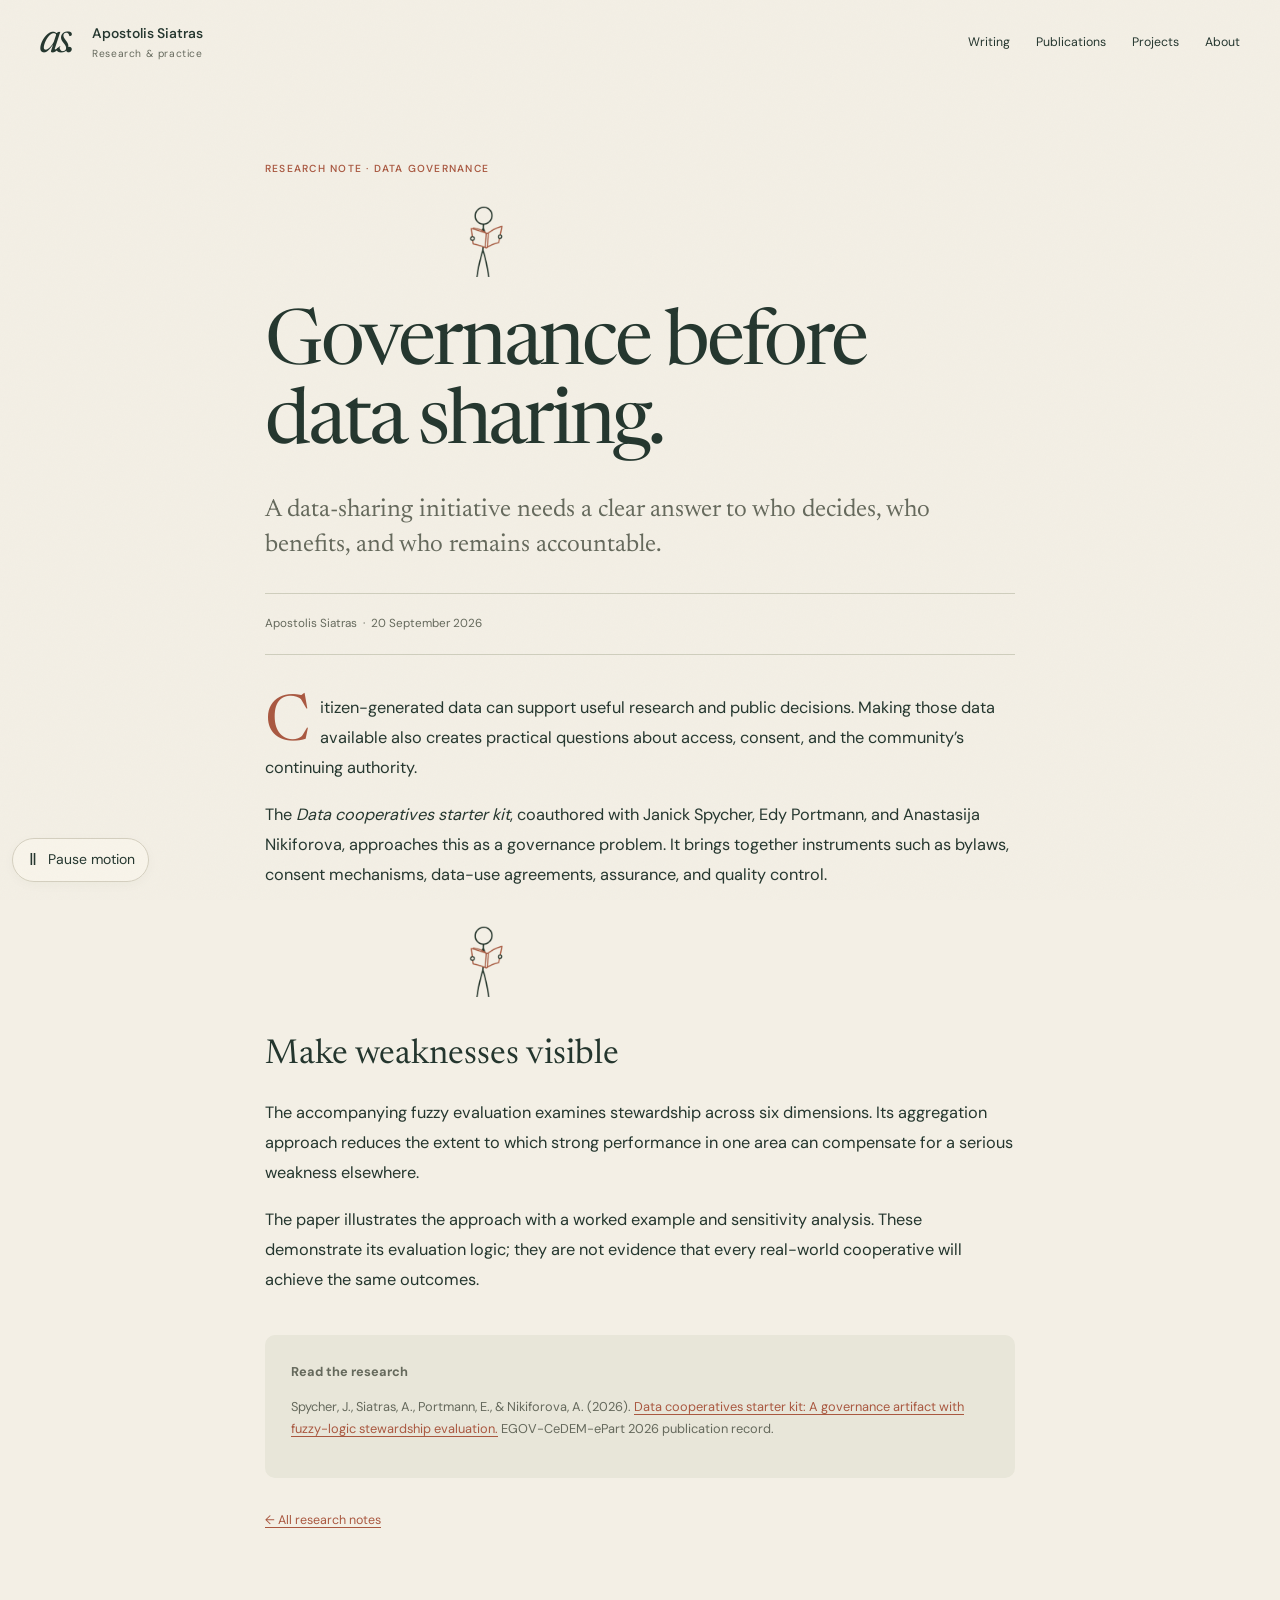
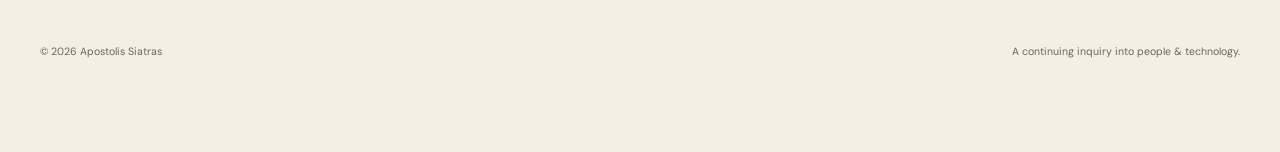
<file: writing/governance-before-sharing.html>
<!doctype html><html lang="en"><head><meta charset="utf-8"><meta name="google" content="notranslate"><meta name="viewport" content="width=device-width, initial-scale=1"><meta name="robots" content="noindex,nofollow"><title>Governance before data sharing — Apostolis Siatras</title><meta name="description" content="A research note on citizen data cooperatives, practical governance, and making weaknesses visible in stewardship evaluation."><meta name="theme-color" content="#f3efe5"><link rel="icon" href="data:image/svg+xml,%3Csvg xmlns='http://www.w3.org/2000/svg' viewBox='0 0 40 40'%3E%3Crect width='40' height='40' fill='%2324362e'/%3E%3Ctext x='20' y='28' text-anchor='middle' font-family='Georgia' font-size='25' fill='white'%3EA%3C/text%3E%3C/svg%3E"><link rel="stylesheet" href="../style.css?v=20260921"><link rel="stylesheet" href="../companion.css?v=20260921b"></head><body class="with-companion"><div class="scroll-progress" aria-hidden="true"></div><a class="skip" href="#main">Skip to content</a><div class="wrap"><header class="site-header"><a class="brand" href="../index.html"><span class="monogram" aria-hidden="true">as.</span><span>Apostolis Siatras<small>Research &amp; practice</small></span></a><nav aria-label="Main navigation"><a href="../index.html#writing">Writing</a><a href="../index.html#publications">Publications</a><a href="../index.html#projects">Projects</a><a href="../index.html#about">About</a></nav></header><main id="main" class="article"><article><p class="eyebrow">Research note · Data governance</p><h1>Governance before data sharing.</h1><p class="deck">A data-sharing initiative needs a clear answer to who decides, who benefits, and who remains accountable.</p><p class="byline">Apostolis Siatras &nbsp;·&nbsp; <time datetime="2026-09-20">20 September 2026</time></p><div class="body"><p>Citizen-generated data can support useful research and public decisions. Making those data available also creates practical questions about access, consent, and the community’s continuing authority.</p><p>The <em>Data cooperatives starter kit</em>, coauthored with Janick Spycher, Edy Portmann, and Anastasija Nikiforova, approaches this as a governance problem. It brings together instruments such as bylaws, consent mechanisms, data-use agreements, assurance, and quality control.</p><h2>Make weaknesses visible</h2><p>The accompanying fuzzy evaluation examines stewardship across six dimensions. Its aggregation approach reduces the extent to which strong performance in one area can compensate for a serious weakness elsewhere.</p><p>The paper illustrates the approach with a worked example and sensitivity analysis. These demonstrate its evaluation logic; they are not evidence that every real-world cooperative will achieve the same outcomes.</p></div><section class="sources" aria-label="Source publication"><strong>Read the research</strong><p>Spycher, J., Siatras, A., Portmann, E., &amp; Nikiforova, A. (2026). <a href="https://doi.org/10.59490/6a91ade30fd2bd55cd2549fb">Data cooperatives starter kit: A governance artifact with fuzzy-logic stewardship evaluation.</a> EGOV-CeDEM-ePart 2026 publication record.</p></section><a class="back" href="../index.html#writing">← All research notes</a></article></main><footer class="site-footer"><p>© 2026 Apostolis Siatras</p><p>A continuing inquiry into people &amp; technology.</p></footer></div><button type="button" class="back-top" aria-label="Back to top" hidden>↑</button><script src="../interactions.js" defer></script><script src="../companion.js?v=20260921b" defer></script></body></html>
</file>
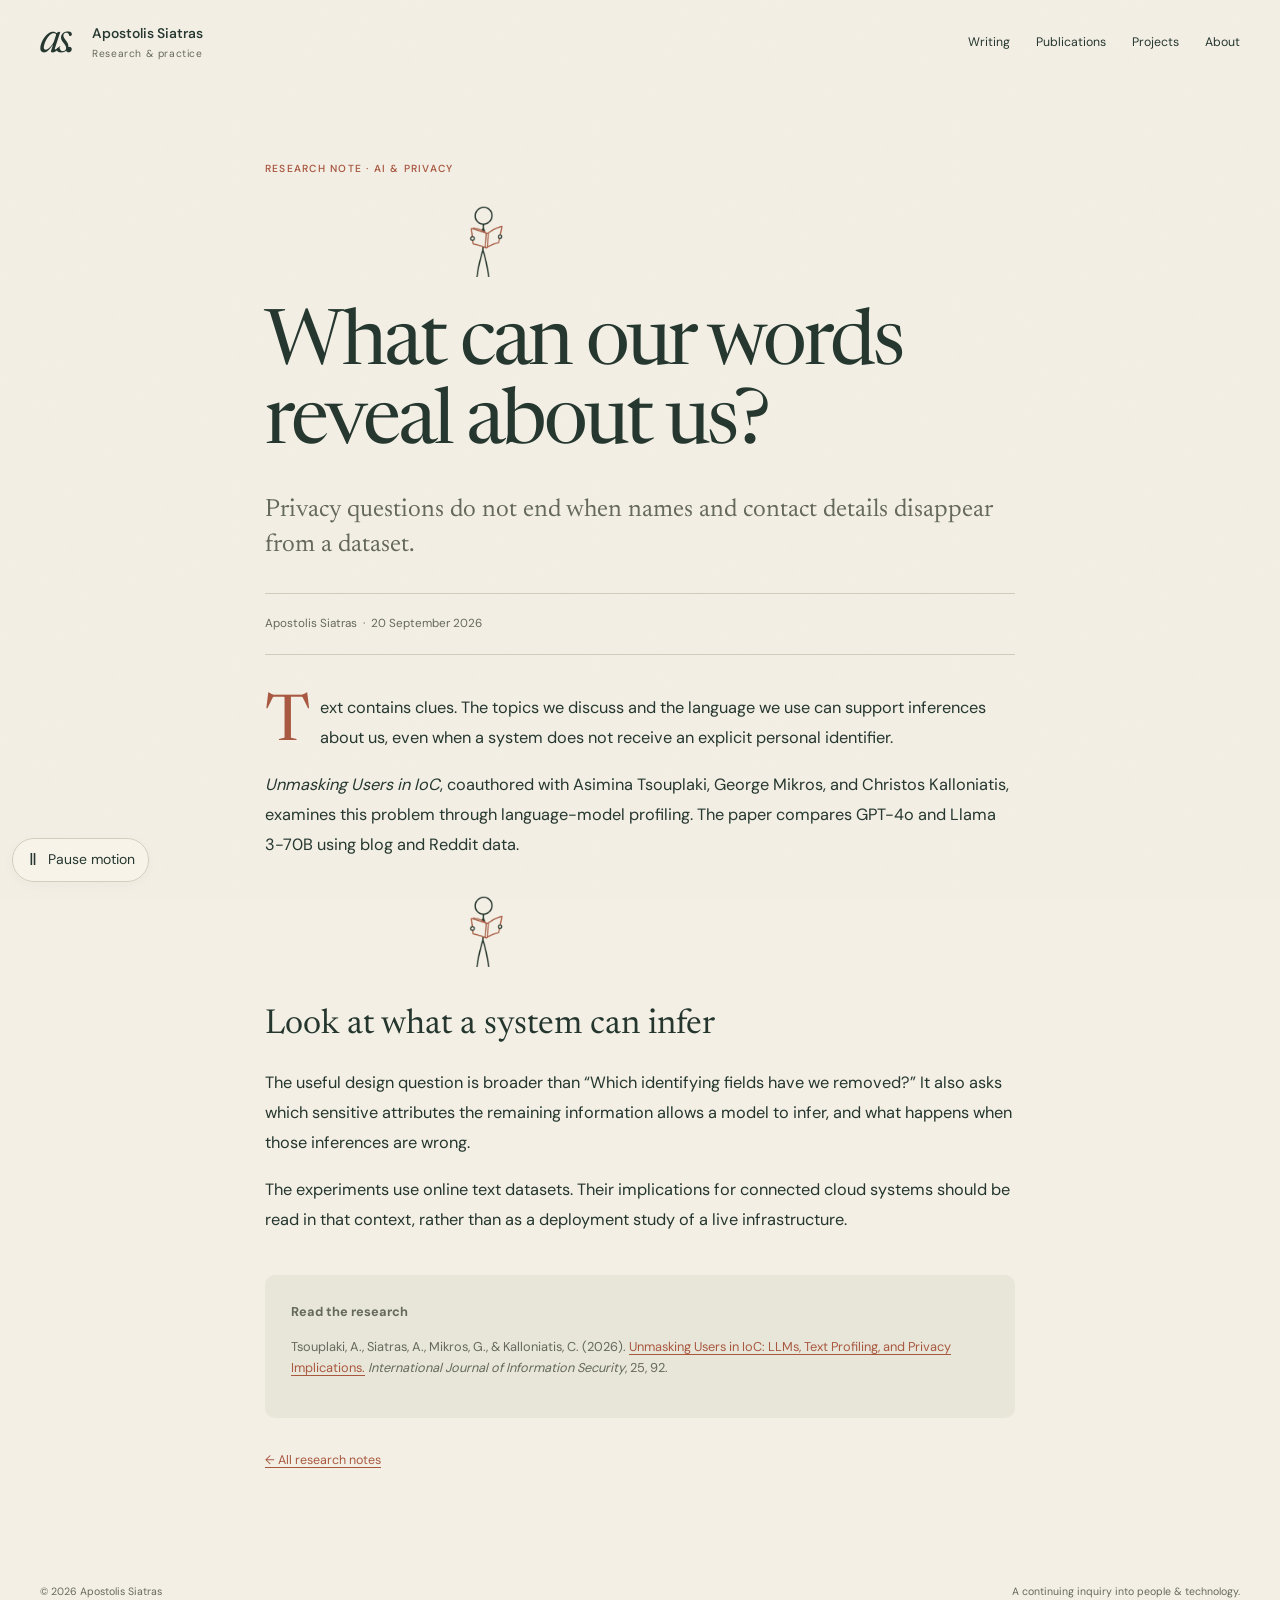
<file: writing/text-can-reveal.html>
<!doctype html><html lang="en"><head><meta charset="utf-8"><meta name="google" content="notranslate"><meta name="viewport" content="width=device-width, initial-scale=1"><meta name="robots" content="noindex,nofollow"><title>What can our words reveal about us? — Apostolis Siatras</title><meta name="description" content="A research note on language-model profiling and the privacy risks that remain after explicit identifiers are removed."><meta name="theme-color" content="#f3efe5"><link rel="icon" href="data:image/svg+xml,%3Csvg xmlns='http://www.w3.org/2000/svg' viewBox='0 0 40 40'%3E%3Crect width='40' height='40' fill='%2324362e'/%3E%3Ctext x='20' y='28' text-anchor='middle' font-family='Georgia' font-size='25' fill='white'%3EA%3C/text%3E%3C/svg%3E"><link rel="stylesheet" href="../style.css?v=20260921"><link rel="stylesheet" href="../companion.css?v=20260921b"></head><body class="with-companion"><div class="scroll-progress" aria-hidden="true"></div><a class="skip" href="#main">Skip to content</a><div class="wrap"><header class="site-header"><a class="brand" href="../index.html"><span class="monogram" aria-hidden="true">as.</span><span>Apostolis Siatras<small>Research &amp; practice</small></span></a><nav aria-label="Main navigation"><a href="../index.html#writing">Writing</a><a href="../index.html#publications">Publications</a><a href="../index.html#projects">Projects</a><a href="../index.html#about">About</a></nav></header><main id="main" class="article"><article><p class="eyebrow">Research note · AI &amp; Privacy</p><h1>What can our words reveal about us?</h1><p class="deck">Privacy questions do not end when names and contact details disappear from a dataset.</p><p class="byline">Apostolis Siatras &nbsp;·&nbsp; <time datetime="2026-09-20">20 September 2026</time></p><div class="body"><p>Text contains clues. The topics we discuss and the language we use can support inferences about us, even when a system does not receive an explicit personal identifier.</p><p><em>Unmasking Users in IoC</em>, coauthored with Asimina Tsouplaki, George Mikros, and Christos Kalloniatis, examines this problem through language-model profiling. The paper compares GPT-4o and Llama 3-70B using blog and Reddit data.</p><h2>Look at what a system can infer</h2><p>The useful design question is broader than “Which identifying fields have we removed?” It also asks which sensitive attributes the remaining information allows a model to infer, and what happens when those inferences are wrong.</p><p>The experiments use online text datasets. Their implications for connected cloud systems should be read in that context, rather than as a deployment study of a live infrastructure.</p></div><section class="sources" aria-label="Source publication"><strong>Read the research</strong><p>Tsouplaki, A., Siatras, A., Mikros, G., &amp; Kalloniatis, C. (2026). <a href="https://link.springer.com/article/10.1007/s10207-026-01249-7">Unmasking Users in IoC: LLMs, Text Profiling, and Privacy Implications.</a> <em>International Journal of Information Security</em>, 25, 92.</p></section><a class="back" href="../index.html#writing">← All research notes</a></article></main><footer class="site-footer"><p>© 2026 Apostolis Siatras</p><p>A continuing inquiry into people &amp; technology.</p></footer></div><button type="button" class="back-top" aria-label="Back to top" hidden>↑</button><script src="../interactions.js" defer></script><script src="../companion.js?v=20260921b" defer></script></body></html>
</file>
<file: style.css>
@font-face{font-family:Newsreader;src:url('assets/fonts/newsreader.ttf') format('truetype');font-style:normal;font-weight:200 800;font-display:swap}
@font-face{font-family:Newsreader;src:url('assets/fonts/newsreader-italic.ttf') format('truetype');font-style:italic;font-weight:200 800;font-display:swap}
@font-face{font-family:'DM Sans';src:url('assets/fonts/dm-sans.ttf') format('truetype');font-style:normal;font-weight:100 1000;font-display:swap}
:root{--paper:#f3efe5;--ink:#24362e;--muted:#65695c;--blue:#985038;--rust:#a95840;--soft:#e8e6d9;--line:#cfcebd;--serif:Newsreader,Georgia,serif;--sans:'DM Sans',-apple-system,BlinkMacSystemFont,'Segoe UI',sans-serif}
*{box-sizing:border-box}html{scroll-behavior:smooth;scroll-padding-top:110px}body{margin:0;background:var(--paper);color:var(--ink);font:400 1rem/1.7 var(--sans);-webkit-font-smoothing:antialiased}body::before{content:'';position:fixed;inset:0;z-index:60;pointer-events:none;opacity:.12;background-image:url("data:image/svg+xml,%3Csvg xmlns='http://www.w3.org/2000/svg' width='180' height='180'%3E%3Cfilter id='n'%3E%3CfeTurbulence type='fractalNoise' baseFrequency='.85' numOctaves='3' stitchTiles='stitch'/%3E%3C/filter%3E%3Cpath fill='%23867c61' filter='url(%23n)' opacity='.2' d='M0 0h180v180H0z'/%3E%3C/svg%3E")}
::selection{background:#d6b996;color:#21352c}a{color:inherit;text-underline-offset:.25em;text-decoration-thickness:1px}a:hover{color:var(--rust)}a:focus-visible,button:focus-visible,summary:focus-visible{outline:2px solid var(--rust);outline-offset:5px}button{font-family:var(--sans)}img{max-width:100%;height:auto}[hidden]{display:none!important}.wrap{width:min(1200px,calc(100% - 80px));margin:auto}.skip{position:fixed;left:20px;top:-100px;background:var(--ink);color:var(--paper);padding:15px;z-index:70}.skip:focus{top:15px}.site-header{display:flex;align-items:center;justify-content:space-between;gap:30px;padding:24px 0;border-bottom:1px solid var(--line);position:sticky;top:0;z-index:40;background:rgba(243,239,229,.96);backdrop-filter:blur(12px)}.brand{display:flex;align-items:center;gap:14px;text-decoration:none;font-weight:550;font-size:.87rem;line-height:1.35}.brand small{display:block;font-size:.64rem;font-weight:400;color:var(--muted);letter-spacing:.06em;margin-top:4px}.monogram{font:italic 2.7rem/.8 var(--serif);letter-spacing:-.1em;padding-right:6px}nav{display:flex;gap:26px;flex-wrap:wrap}nav a{text-decoration:none;font-size:.77rem;position:relative;padding:7px 0}nav a::after{content:'';position:absolute;bottom:0;left:0;width:0;height:1px;background:var(--rust);transition:width .25s}nav a:hover::after,nav a[aria-current='location']::after{width:100%}nav a[aria-current='location']{color:var(--rust)}.eyebrow{font-size:.64rem;font-weight:550;letter-spacing:.12em;text-transform:uppercase;color:var(--rust)}
.hero{display:grid;grid-template-columns:1.12fr 1fr;gap:35px;align-items:center;padding:70px 0 64px;min-height:700px}.hero-copy{position:relative;z-index:2}.hero .eyebrow{display:flex;align-items:center;gap:10px;color:var(--ink);margin:0 0 32px}.live-dot{height:6px;width:6px;border-radius:50%;background:var(--rust);flex-shrink:0}.hero h1{font:400 clamp(4rem,6.5vw,6.7rem)/.98 var(--serif);letter-spacing:-.05em;margin:0 0 28px}.hero h1 em{font-weight:350}.hero .lead{font:400 1.45rem/1.4 var(--serif);max-width:480px;margin:0 0 15px}.hero-description{font-size:.91rem;color:var(--muted);max-width:420px;line-height:1.8;margin:0 0 30px}.hero-actions{display:flex;align-items:center;gap:26px;flex-wrap:wrap}.primary-link{display:inline-flex;align-items:center;gap:25px;background:var(--ink);color:var(--paper);padding:15px 21px;text-decoration:none;font-size:.76rem;transition:background .2s,transform .2s}.primary-link span{font-size:1.2rem;line-height:1}.primary-link:hover{background:var(--rust);color:var(--paper);transform:translateY(-2px)}.secondary-link{font-size:.76rem}.hero-affiliation{font-size:.67rem;color:var(--muted);line-height:1.6;margin:30px 0 0}.hero-affiliation a{text-decoration:none}.hero-art{position:relative;height:550px;width:100%;max-width:520px;justify-self:end;isolation:isolate}.research-weave{position:absolute;inset:0;width:100%;height:100%;overflow:visible;transform:translate(var(--art-x,0px),var(--art-y,0px));transition:transform .35s ease-out}.portrait-sheet{position:absolute;top:60px;left:23%;width:65%;margin:0;padding:12px 12px 16px;background:#faf6ea;transform:rotate(3deg);box-shadow:1px 15px 36px #33352624;border:1px solid #d9d0ba;transition:transform .45s ease}.portrait-sheet:hover{transform:rotate(0deg) translateY(-5px)}.portrait{display:block;width:100%;height:340px;object-fit:cover;object-position:50% 34%;filter:saturate(.68)}.portrait-sheet figcaption{display:flex;justify-content:space-between;gap:8px;align-items:baseline;margin-top:15px;font:italic 1.15rem/1.1 var(--serif)}.portrait-sheet figcaption span:last-child{font:400 .55rem/1.2 var(--sans);text-transform:uppercase;letter-spacing:.05em;text-align:right}.art-caption{position:absolute;right:6%;bottom:10px;font:italic 1.2rem/1.2 var(--serif);color:var(--muted);transform:rotate(-4deg)}
.intro-strip{display:grid;grid-template-columns:repeat(3,1fr);border-block:1px solid var(--line);padding:30px 0;gap:25px}.intro-strip>a{display:flex;align-items:center;gap:16px;text-decoration:none;border-right:1px solid var(--line);padding-right:20px;min-width:0}.intro-strip>a:last-child{border-right:0;padding-right:0}.question-number{font:italic 1.6rem var(--serif);color:var(--rust);align-self:flex-start}.intro-strip strong{display:block;font:500 1.35rem/1.2 var(--serif)}.intro-strip div>span{display:block;font-size:.66rem;color:var(--muted);margin-top:6px}.question-arrow{margin-left:auto;font-size:1rem;transition:transform .2s}.intro-strip a:hover .question-arrow{transform:translate(3px,-3px)}
.section{padding:82px 0;border-bottom:1px solid var(--line)}.section-top{display:grid;grid-template-columns:34px minmax(0,1fr) minmax(180px,340px);align-items:baseline;gap:20px;margin-bottom:40px}.section-index{font:italic 1rem var(--serif);color:var(--rust)}.section-top h2{font:400 3.1rem/1.05 var(--serif);letter-spacing:-.035em;margin:0}.section-top h2 em{font-weight:350}.section-top p{font-size:.78rem;color:var(--muted);margin:0;max-width:340px;justify-self:end}.writing-grid{display:grid;grid-template-columns:1.08fr 1fr;gap:24px}.note-card{position:relative;overflow:hidden;display:flex;flex-direction:column;align-items:flex-start;padding:36px 40px 34px;background:#e6e3d1;min-height:400px;transition:transform .3s,box-shadow .3s}.note-card.featured{background:#294c43;color:#f3efdf}.note-card .eyebrow{color:var(--ink);position:relative;z-index:1}.note-card.featured .eyebrow{color:#d9c6a2}.note-art{width:100%;height:108px;margin:5px 0;color:#73816b;flex-shrink:0}.note-card.featured .note-art{color:#bcba91}.note-card h3{font:400 2.65rem/1.05 var(--serif);letter-spacing:-.035em;margin:16px 0 12px;max-width:430px}.note-card h3 a{text-decoration:none}.note-card p{font-size:.83rem;color:var(--muted);max-width:400px;margin:0 0 24px}.note-card.featured p{color:#d0d5c8}.note-card.featured a:hover{color:#e3b17d}.note-card .read{font-size:.75rem;margin-top:auto}.note-card:hover{transform:translateY(-5px);box-shadow:0 12px 25px #24362e10}
.publication-controls{display:flex;justify-content:space-between;align-items:center;gap:20px;margin:0 0 22px 54px}.filters{display:flex;gap:6px;flex-wrap:wrap}.filters button{border:1px solid var(--line);background:transparent;padding:8px 13px;border-radius:0;font-size:.69rem;color:var(--muted);cursor:pointer}.filters button[aria-pressed='true']{background:var(--ink);border-color:var(--ink);color:var(--paper)}.filters button:hover{border-color:var(--ink)}#filter-status{font-size:.67rem;color:var(--muted)}.pub{display:grid;grid-template-columns:86px 1fr;gap:22px;padding:32px 0;border-top:1px solid var(--line)}.pub .year{font:italic 1.65rem var(--serif);color:var(--rust)}.pub h3{font:450 1.7rem/1.2 var(--serif);margin:10px 0 13px;max-width:940px;letter-spacing:-.015em}.authors,.venue{font-size:.78rem;color:var(--muted);margin:6px 0}.authors strong{font-weight:600;color:var(--ink)}summary{cursor:pointer;font-size:.74rem;color:var(--rust);padding:11px 0;list-style-position:outside;margin-left:14px}.pub details p{font-size:.85rem;color:var(--muted);margin:0 0 12px;max-width:820px}.pub-links{display:flex;flex-wrap:wrap;gap:22px;font-size:.71rem}.pub-links a{color:var(--rust)}
.project-grid{display:grid;grid-template-columns:repeat(3,1fr);gap:1px;background:var(--line);border:1px solid var(--line)}.project{background:var(--paper);padding:32px 28px;position:relative;transition:background .25s}.project:nth-child(2){background:#ede9db}.project:nth-child(3){background:#e8e8db}.project:hover{background:#e2dfcf}.project .num{font-size:.62rem;text-transform:uppercase;letter-spacing:.06em;color:var(--muted)}.project h3{font:400 2.05rem/1.05 var(--serif);letter-spacing:-.03em;margin:40px 0 24px}.project p{font-size:.81rem;color:var(--muted)}.project .role{color:var(--ink);min-height:112px}.project .role strong{display:block;font-size:.59rem;text-transform:uppercase;letter-spacing:.1em;color:var(--rust);margin-bottom:9px}.project a{font-size:.72rem;color:var(--rust)}.project details{margin:16px 0}.project details p{font-size:.77rem}.service-grid{display:grid;grid-template-columns:1fr 1fr;gap:65px}.service-grid article{padding-left:26px;border-left:1px solid var(--rust)}.service-grid h3{font:400 2.25rem/1.12 var(--serif);margin:17px 0 22px;letter-spacing:-.025em}.service-grid p{font-size:.86rem;color:var(--muted)}.service-grid details p{font-size:.8rem}.text-link{color:var(--rust);font-size:.76rem}.service-grid details{margin:18px 0}
.about-grid{display:grid;grid-template-columns:1.15fr 1fr;gap:85px;padding-left:54px}.about-grid>div:first-child>p:first-child{font:400 1.6rem/1.4 var(--serif);color:var(--ink)}.about-grid p{font-size:.87rem;color:var(--muted);margin-top:0}.about-grid h3{font:italic 1.3rem var(--serif);margin:0 0 20px}.education{list-style:none;padding:0;margin:0}.education li{position:relative;border-top:1px solid var(--line);padding:19px 0 19px 20px}.education li::before{content:'';position:absolute;top:26px;left:0;width:5px;height:5px;border-radius:50%;background:var(--rust)}.education strong{display:block;font-size:.78rem;font-weight:550;margin-bottom:7px}.education span{font-size:.74rem;color:var(--muted);line-height:1.55;display:block}
.people{display:grid;grid-template-columns:repeat(4,minmax(0,1fr));gap:35px 28px}.person{position:relative;padding-top:15px;border-top:1px solid var(--line);min-width:0}.avatar{display:block;width:104px;height:120px;object-fit:cover;object-position:center top;filter:saturate(.65);margin-bottom:18px;transition:filter .3s,transform .3s;border-radius:1px}.person:nth-child(3n+2) .avatar{border-radius:55px 55px 0 0}.person:hover .avatar{filter:saturate(1);transform:translateY(-3px)}.person h3{font:450 1.4rem/1.16 var(--serif);margin:0 0 12px;letter-spacing:-.01em}.person h3 a{text-decoration:none}.person p{font-size:.72rem;line-height:1.6;color:var(--muted);margin:6px 0}.person details summary{font-size:.68rem}.person .work{font-size:.74rem;padding-top:6px}.contact{display:flex;justify-content:space-between;align-items:center;gap:40px;margin:70px 0 35px;padding:48px 44px;background:#dedfcb;border-top:1px solid #b2bca0}.contact .eyebrow{margin:0 0 22px;color:var(--muted);font-size:.6rem}.contact h2{font:400 3.4rem/1.05 var(--serif);letter-spacing:-.04em;margin:0 0 18px}.contact p{font-size:.8rem;color:var(--muted);margin:0}.socials{display:flex;flex-direction:column;gap:14px;font-size:.8rem;min-width:110px}.socials a{border-bottom:1px solid #b6bea8;padding:0 0 6px;text-decoration:none}.site-footer{display:flex;justify-content:space-between;gap:25px;padding:10px 0 32px;font-size:.66rem;color:var(--muted)}
.article{max-width:750px;margin:75px auto 90px}.article h1{font:400 clamp(3rem,6vw,5.2rem)/1.02 var(--serif);letter-spacing:-.04em;margin:30px 0}.article .deck{font:400 1.55rem/1.4 var(--serif);color:var(--muted)}.article .byline{padding:20px 0;margin:30px 0 38px;border-block:1px solid var(--line);font-size:.73rem;color:var(--muted)}.article .body{font-size:1.02rem;line-height:1.85}.article .body>p:first-child::first-letter{float:left;font:400 4rem/.75 var(--serif);padding:8px 10px 0 0;color:var(--rust)}.article .body h2{font:400 2.15rem/1.2 var(--serif);margin:38px 0 22px}.article .body a,.article .sources a{color:var(--rust)}.article .sources{font-size:.8rem;color:var(--muted);margin-top:40px;padding:26px;border-left:2px solid var(--rust);background:var(--soft)}.article .back{display:inline-block;font-size:.78rem;margin-top:32px;color:var(--rust)}.scroll-progress{position:fixed;inset:0 0 auto;height:2px;z-index:65;background:var(--rust);transform:scaleX(0);transform-origin:left;pointer-events:none}.back-top{position:fixed;right:25px;bottom:25px;z-index:50;width:43px;height:43px;border:1px solid var(--line);border-radius:50%;background:var(--paper);color:var(--ink);font-size:1.3rem;cursor:pointer;box-shadow:0 4px 16px #24362e12}.reveal{opacity:.4;transform:translateY(18px);transition:opacity .7s ease,transform .7s ease}.reveal.is-visible,.reveal:focus-within{opacity:1;transform:none}
@media(min-width:1400px){.hero{gap:65px}}
@media(max-width:1050px){.wrap{width:calc(100% - 56px)}nav{gap:19px}.hero{gap:20px;min-height:620px}.hero h1{font-size:5rem}.hero-art{height:475px}.portrait-sheet{top:70px;left:17%;width:72%}.portrait{height:280px}.art-caption{bottom:0}.section-top{grid-template-columns:25px 1fr 260px;gap:16px}.section-top h2{font-size:2.6rem}.people{grid-template-columns:repeat(3,minmax(0,1fr))}.project{padding:28px 22px}.project h3{font-size:1.85rem}.project .role{min-height:135px}.about-grid{padding-left:0;gap:45px}.intro-strip strong{font-size:1.15rem}.intro-strip div>span{font-size:.6rem}.question-number{font-size:1.35rem}.contact h2{font-size:2.9rem}}
@media(max-width:800px){.site-header{gap:18px}.brand{font-size:.76rem}.brand small{font-size:.55rem}.monogram{font-size:2.2rem}nav{gap:13px}nav a{font-size:.67rem}.hero{grid-template-columns:1.05fr 1fr;padding:55px 0;min-height:auto}.hero h1{font-size:3.9rem}.hero .eyebrow{font-size:.55rem;line-height:1.6;margin-bottom:23px}.hero .lead{font-size:1.25rem}.hero-description{font-size:.8rem}.hero-art{height:400px}.portrait-sheet{left:14%;top:65px;width:79%;padding:9px}.portrait{height:237px}.portrait-sheet figcaption{font-size:.91rem}.portrait-sheet figcaption span:last-child{font-size:.46rem}.art-caption{font-size:1rem;bottom:0}.hero-actions{gap:16px}.primary-link{font-size:.67rem;padding:12px 14px;gap:14px}.secondary-link{font-size:.67rem}.hero-affiliation{font-size:.6rem}.section{padding:65px 0}.section-top{grid-template-columns:22px 1fr;gap:14px}.section-top p{grid-column:2;justify-self:start;max-width:none}.section-top h2{font-size:2.7rem}.writing-grid{gap:18px}.note-card{padding:28px;min-height:385px}.note-card h3{font-size:2.1rem}.intro-strip{gap:15px}.intro-strip>a{gap:10px;padding-right:13px}.question-arrow{display:none}.project-grid{grid-template-columns:1fr;background:none;border:0;gap:0}.project{padding:28px;border-bottom:1px solid var(--line)}.project h3{margin:20px 0}.project .role{min-height:0}.service-grid{gap:35px}.service-grid h3{font-size:1.9rem}.about-grid{grid-template-columns:1fr;gap:30px}.education{display:grid;grid-template-columns:repeat(3,1fr);gap:18px}.education li{padding-left:12px}.education strong{font-size:.73rem}.education span{font-size:.68rem}.people{gap:30px 22px}.person h3{font-size:1.25rem}.contact{padding:32px;gap:30px}.contact h2{font-size:2.6rem}.contact .eyebrow{font-size:.52rem}}
@media(max-width:600px){html{scroll-padding-top:24px}.wrap{width:calc(100% - 36px)}.site-header{position:static;display:block;padding:20px 0 13px}.brand{font-size:.86rem}.brand small{font-size:.58rem}.monogram{font-size:2.45rem}nav{justify-content:space-between;gap:10px;margin-top:18px}nav a{font-size:.7rem}.hero{grid-template-columns:1fr;padding:40px 0 25px;gap:15px}.hero h1{font-size:clamp(3.5rem,12.5vw,5rem);margin-bottom:23px}.hero .eyebrow{font-size:.54rem;margin-bottom:28px}.hero .lead{font-size:1.4rem;max-width:100%}.hero-description{font-size:.85rem;max-width:100%}.hero-actions{gap:25px}.primary-link{font-size:.73rem;padding:14px 19px}.secondary-link{font-size:.73rem}.hero-affiliation{font-size:.65rem;margin-top:25px}.hero-art{justify-self:center;max-width:420px;height:435px;margin-top:0}.portrait-sheet{left:25%;width:63%;top:45px}.portrait{height:270px}.portrait-sheet figcaption{font-size:.9rem;margin-top:12px}.research-weave{height:450px}.art-caption{bottom:15px;right:9%;font-size:1.05rem}.intro-strip{grid-template-columns:1fr;gap:0;padding:8px 0}.intro-strip>a{padding:19px 0;gap:20px;border-right:0;border-bottom:1px solid var(--line)}.intro-strip>a:last-child{border-bottom:0}.intro-strip strong{font-size:1.3rem}.intro-strip div>span{font-size:.67rem}.question-number{font-size:1.4rem;min-width:26px}.question-arrow{display:block;font-size:1.2rem}.section{padding:48px 0}.section-top{margin-bottom:28px}.section-top h2{font-size:2.5rem}.section-top p{font-size:.74rem}.writing-grid{grid-template-columns:1fr;gap:18px}.note-card{min-height:365px;padding:28px}.note-card h3{font-size:2.5rem}.note-art{height:100px}.publication-controls{margin-left:0;display:block}.filters button{font-size:.65rem;padding:8px 10px}#filter-status{margin:12px 0}.pub{grid-template-columns:1fr;gap:10px;padding:25px 0}.pub .year{font-size:1.2rem}.pub h3{font-size:1.65rem}.authors,.venue{font-size:.74rem}.pub-links{font-size:.68rem;gap:17px}.service-grid{grid-template-columns:1fr;gap:32px}.service-grid article{padding-left:20px}.service-grid h3{font-size:2.1rem}.about-grid>div:first-child>p:first-child{font-size:1.5rem}.education{grid-template-columns:1fr;gap:0}.education strong{font-size:.8rem}.education span{font-size:.74rem}.people{grid-template-columns:repeat(2,minmax(0,1fr));gap:28px 20px}.person h3{font-size:1.3rem}.person p{font-size:.68rem}.avatar{width:95px;height:108px}.contact{display:block;padding:30px 24px;margin:48px 0 22px}.contact h2{font-size:2.85rem}.contact p{font-size:.77rem}.socials{margin-top:30px;flex-direction:row;flex-wrap:wrap;gap:20px;font-size:.74rem}.site-footer{display:block;font-size:.62rem;padding-bottom:25px}.site-footer p{margin:8px 0}.article{margin:42px auto 60px}.article h1{font-size:3.3rem}.article .deck{font-size:1.35rem}.article .body{font-size:.93rem}.article .sources{padding:20px}.back-top{right:16px;bottom:16px}}
@media(prefers-reduced-motion:reduce){*,*::before,*::after{scroll-behavior:auto!important;transition:none!important;animation:none!important}.reveal{opacity:1;transform:none}}
@media print{body{background:white;font-size:11pt}body::before,nav,.scroll-progress,.back-top,.contact,.publication-controls{display:none!important}.wrap{width:100%}.site-header{position:static}.hero,.section{padding:24px 0}.hero-art{height:360px}.hero h1{font-size:3rem}.reveal{opacity:1;transform:none}.pub,.project,.person{break-inside:avoid}.people{grid-template-columns:repeat(3,1fr)}.section-top h2{font-size:2rem}}
/* Geographic research network: selectable SVG locations and semantic detail panels. */
.map-shell{display:grid;grid-template-columns:minmax(0,1fr) 310px;border:1px solid var(--line);border-radius:8px;overflow:hidden}.map-visual{background:#183a36;color:#f5efdf;display:flex;flex-direction:column;min-width:0}.map-toolbar{display:flex;align-items:center;justify-content:space-between;gap:14px;padding:20px 22px 5px;flex-wrap:wrap}.map-toolbar p{font-size:.76rem;margin:0;color:#d0d7c9}.map-dot{display:inline-block;width:6px;height:6px;background:#e6a27a;border-radius:50%;margin-right:7px}.map-views{display:flex;gap:4px;flex-wrap:wrap}.map-views button{border:1px solid #63756a;color:#d0d7c9;background:transparent;border-radius:4px;padding:7px 9px;font:.7rem var(--sans);cursor:pointer}.map-views button[aria-pressed="true"]{background:#efe7d4;color:#24362e;border-color:#efe7d4}.world-map{display:block;width:100%;height:auto;aspect-ratio:12 / 5;flex:1;min-height:250px;max-height:360px;overflow:hidden}.map-land{fill:#35524b;stroke:#50675c;stroke-width:.5;vector-effect:non-scaling-stroke}.map-country path{fill:#a96044;stroke:#e5aa83;stroke-width:.75;vector-effect:non-scaling-stroke;transition:fill .2s}.map-country.network path{fill:#9b8243;stroke:#d9c383}.map-country:hover path,.map-country.is-active path{fill:#eac0a0;stroke:#fff}.map-country.network:hover path,.map-country.network.is-active path{fill:#ecd9a0}.map-pin{cursor:pointer;outline:none}.pin-dot{fill:#f2bb99;stroke:#183a36;stroke-width:1;vector-effect:non-scaling-stroke}.map-pin.network .pin-dot{fill:#f2dfa2}.pin-halo{fill:transparent;stroke:transparent;stroke-width:1;vector-effect:non-scaling-stroke}.pin-hit{fill:transparent}.map-pin.is-active .pin-halo,.map-pin:hover .pin-halo,.map-pin:focus-visible .pin-halo{fill:#f3d9a030;stroke:#fff}.map-pin.is-active .pin-dot{fill:white}.map-legend{display:flex;gap:12px 20px;flex-wrap:wrap;padding:8px 22px 0;font-size:.71rem;color:#d0d7c9}.map-legend span{display:flex;align-items:center;gap:7px}.place-dot{display:inline-block;flex:0 0 auto;width:8px;height:8px;background:#b76543;border-radius:50%}.place-dot.network{background:#c8a555}.map-instruction{font-size:.71rem;color:#b7c4b4;padding:0 22px;margin:12px 0 20px}.map-detail-area{background:#eae6d9}.map-detail{padding:26px}.map-location{color:var(--muted);font-size:.77rem;margin:0 0 12px}.relationship{display:inline-block;font-size:.65rem;line-height:1.5;font-weight:650;text-transform:uppercase;letter-spacing:.07em;padding:5px 8px;background:#ead7c6;color:#793d28;border-radius:3px}.relationship.network{background:#e9dfbd;color:#705225}.map-detail h3{font:400 1.55rem/1.2 var(--serif);margin:18px 0 12px;overflow-wrap:anywhere}.map-detail p:not(.map-location){font-size:.85rem;color:var(--muted);line-height:1.65}.map-detail .map-unit{font-weight:550;color:var(--ink)!important}.map-detail a{font-size:.8rem;color:var(--blue)}.map-detail .map-collaborators{border-top:1px solid var(--line);padding-top:12px}.map-picker{display:grid;grid-template-columns:repeat(6,1fr);gap:8px;margin-top:14px}.map-picker button{display:flex;flex-wrap:wrap;align-items:center;gap:6px;border:1px solid var(--line);border-radius:5px;background:white;padding:13px 12px;color:var(--ink);font:550 .8rem var(--sans);cursor:pointer;text-align:left;transition:border-color .2s,background .2s}.map-picker button .country-label{display:block;flex-basis:100%;font-size:.7rem;font-weight:400;color:var(--muted);padding-left:14px}.map-picker button:hover{border-color:var(--blue);background:var(--soft)}.map-picker button[aria-pressed="true"]{border-color:var(--blue);background:#ece1cd;box-shadow:inset 0 -2px var(--blue)}.map-credit{font-size:.72rem;color:var(--muted);margin-top:15px}@media(max-width:1000px){.map-shell{grid-template-columns:minmax(0,1fr) 270px}.map-picker{grid-template-columns:repeat(3,1fr)}.map-detail{padding:22px}.map-toolbar{padding:16px 16px 5px}}@media(max-width:760px){.map-shell{grid-template-columns:1fr}.world-map{min-height:210px;max-height:310px}.map-detail{padding:24px}.map-detail h3{margin:12px 0}.map-toolbar{padding:16px}.map-legend{padding-inline:16px}.map-picker{grid-template-columns:repeat(3,1fr)}.map-picker button{padding:12px 9px;font-size:.77rem}.map-instruction{padding-inline:16px}.map-detail p{max-width:650px}}@media print{.map-views,.map-picker{display:none!important}.map-detail[hidden]{display:block!important}.map-shell{display:block}.map-visual{print-color-adjust:exact;-webkit-print-color-adjust:exact}.map-detail-area{display:grid;grid-template-columns:1fr 1fr}}
.map-shell{border-radius:0}.map-detail h3{font-size:1.8rem}.map-detail p:not(.map-location){font-size:.8rem}.map-toolbar,.map-legend,.map-instruction{font-family:var(--sans)}.map-picker button{border-radius:0;background:transparent}.map-views button{border-radius:0}.map-detail .relationship{font-size:.59rem}.map-credit{font-size:.66rem}.map-detail-area{background:#eae6d9}.map-detail p{line-height:1.6}.map-country.is-active path{stroke:#fff4dc}.map-pin:focus-visible .pin-halo{stroke:#fff4dc}

/* Corporate experience follows the existing editorial layout. */
.career-grid{display:grid;grid-template-columns:1fr 1fr;gap:54px;padding-left:54px}.career-entry{border-top:2px solid var(--ink);padding:25px 0 0}.career-place{font-size:.8rem;color:var(--muted);margin:0 0 17px}.career-entry h3{font:400 2.6rem/1.1 var(--serif);letter-spacing:-.025em;margin:0 0 14px}.career-entry p:not(.career-place){font-size:1rem;line-height:1.7}.career-role{font-weight:550;margin:0 0 4px}.career-dates{color:var(--muted);margin:0 0 20px;font-size:.875rem!important}.career-entry>p:not(.career-role){color:var(--muted)}.career-ownership{margin:22px 0;padding:17px 20px;border-left:2px solid var(--rust);background:var(--soft)}.career-ownership dt{font-size:.875rem;font-weight:550}.career-ownership dd{font-size:.875rem;color:var(--muted);margin:5px 0 0}.career-entry>a{display:inline-block;margin-top:12px;font-size:.875rem;color:var(--rust)}.map-country.industry path{fill:#4e9e99;stroke:#a9d4c0}.map-country.industry:hover path,.map-country.industry.is-active path,.map-country.is-industry-active path{fill:#84c5bb;stroke:#e2ffef}.map-pin.industry .pin-dot,.map-pin.is-industry-active .pin-dot{fill:#a3ded2}.place-dot.industry{background:#438b86;border-radius:2px}.relationship.industry{background:#d1e5dd;color:#1d5d5a}.map-related{display:block;border:0;border-top:1px solid var(--line);padding:13px 0 0;margin-top:20px;background:none;color:var(--rust);font-size:.875rem;line-height:1.5;text-align:left;cursor:pointer}.map-picker{grid-template-columns:repeat(auto-fit,minmax(145px,1fr))}.map-picker button{font-size:.875rem;padding:12px 10px}.map-picker button .country-label{font-size:.75rem;padding-left:0}.map-picker button.is-industry-active{border-color:#438b86;box-shadow:inset 0 -2px #438b86;background:#dce8df}.map-legend{font-size:.75rem}.map-toolbar p{font-size:.8rem}.map-detail p:not(.map-location){font-size:.875rem}.map-detail>a{font-size:.875rem}.people{grid-template-columns:repeat(3,minmax(0,1fr))}@media(max-width:800px){.career-grid{padding-left:0;gap:32px}.map-picker{grid-template-columns:repeat(3,minmax(0,1fr))}}@media(max-width:600px){.career-grid{grid-template-columns:1fr;gap:38px}.career-entry h3{font-size:2.3rem}.map-picker{grid-template-columns:repeat(2,minmax(0,1fr))}.people{grid-template-columns:repeat(2,minmax(0,1fr))}}@media print{.career-entry{break-inside:avoid}}

/* Less visual scaffolding; stronger, useful responses to input. */
.section,.site-header,.person,.education li,.career-entry,.contact,.project-grid,.project,.service-grid article{border:0}.section-top{grid-template-columns:minmax(0,1fr) minmax(180px,340px);gap:28px}.section-top p{grid-column:auto}.about-grid,.career-grid{padding-left:0}.publication-controls{margin-left:0}.project-grid{background:none;gap:22px;align-items:start}.project{border-radius:14px;padding:30px;box-shadow:0 3px 12px #24362e06}.project .role{min-height:100px}.project details{margin:22px 0}.project details summary{display:flex;justify-content:space-between;align-items:center;gap:16px;list-style:none;margin:0;padding:10px 0;color:var(--ink);font-size:.875rem}.project details summary::-webkit-details-marker{display:none}.disclosure-symbol{display:grid;place-items:center;width:34px;height:34px;flex-shrink:0;background:var(--ink);color:var(--paper);border-radius:50%;font-size:1.25rem;transition:background .2s,transform .2s}.disclosure-symbol::before{content:'+'}.project details[open] .disclosure-symbol::before{content:'−'}.project summary:hover .disclosure-symbol{background:var(--rust);transform:scale(1.08)}.project details[open]>p,.project details[open]>a{animation:content-in .28s ease-out}.project:has(details[open]){background:#dedfc9;box-shadow:0 15px 35px #24362e12}.pub{border:0;border-radius:12px;padding:28px 24px;margin-inline:-24px;transition:background .22s,box-shadow .22s}.pub:hover,.pub:focus-within{background:#eae6d9;box-shadow:0 7px 22px #24362e05}.service-grid article{padding-left:0}.career-entry{padding:28px;border-radius:14px;background:#eae7da}.career-ownership,.article .sources{border-left:0;border-radius:10px}.person{padding:22px 18px;border-radius:12px;transition:background .22s,transform .22s}.person:hover,.person:focus-within{background:#e9e5d7;transform:translateY(-3px)}.people{gap:18px}.education li{padding-block:16px}.contact{border-radius:20px}.note-card{border-radius:16px;min-height:305px;padding:36px 40px}.note-card h3{margin-top:28px}.note-card.featured{background:#294c43}.hero-art{height:510px}.portrait-sheet{left:14%;top:20px;width:76%;padding:14px 14px 20px;border:0;border-radius:6px;--base-rotation:2deg;transform:rotate(2deg)}.portrait{height:375px;border-radius:3px}.portrait-sheet:hover{transform:rotate(0) translateY(-5px)}.art-caption{bottom:-8px;right:4%;font-size:1.15rem}.hero{min-height:680px}.hero .eyebrow{margin-bottom:28px}
.research-explorer{padding:30px 0 28px;--lens-color:#294c43;--lens-surface:#e4e7d9}.research-explorer[data-theme='governance']{--lens-color:#834b37;--lens-surface:#ecdfcb}.research-explorer[data-theme='culture']{--lens-color:#625173;--lens-surface:#e6dfeb}.explorer-header{display:flex;align-items:center;justify-content:space-between;gap:24px;margin-bottom:24px}.explorer-header h2{font:400 2rem/1.1 var(--serif);letter-spacing:-.025em;margin:0}.research-tabs{display:flex;gap:6px;flex-wrap:wrap;padding:5px;background:#e6e3d7;border-radius:30px}.research-tabs button{border:0;background:transparent;border-radius:24px;padding:12px 18px;color:var(--ink);font-size:.875rem;cursor:pointer;transition:background .2s,color .2s,box-shadow .2s}.research-tabs button[aria-selected='true']{background:var(--lens-color);color:#fff;box-shadow:0 3px 10px #24362e15}.research-tabs button:hover:not([aria-selected='true']){background:#f5f1e8}.research-panel{display:grid;grid-template-columns:1.4fr 1fr;gap:50px;background:var(--lens-surface);border-radius:18px;padding:38px 42px;align-items:center;min-height:260px}.research-panel+.research-panel{margin-top:18px}.research-panel .eyebrow{font-size:.75rem;color:var(--lens-color);margin:0 0 17px}.research-panel h3{font:400 2.55rem/1.1 var(--serif);letter-spacing:-.03em;margin:0 0 17px}.research-panel p:not(.eyebrow){font-size:1rem;line-height:1.7;margin:0;max-width:550px}.lens-work{display:flex;flex-direction:column;gap:14px;text-decoration:none;padding:28px;border-radius:12px;background:#f9f6edb3;transition:transform .22s,box-shadow .22s}.lens-work>span:first-child{font-size:.75rem;color:var(--muted)}.lens-work strong{font:450 1.7rem/1.2 var(--serif)}.lens-work .lens-action{font-size:.875rem;color:var(--lens-color);margin-top:10px}.lens-work:hover,.lens-work:focus-visible{transform:translateY(-4px);box-shadow:0 10px 25px #24362e12;color:var(--ink)}.research-panel:focus-visible{outline:2px solid var(--lens-color);outline-offset:5px}
.map-visual{position:relative}.map-shell{border:0;border-radius:16px}.map-detail-area{display:flex;flex-direction:column}.map-detail{flex:1}.map-stepper{display:flex;gap:10px;justify-content:space-between;padding:0 24px 24px;margin-top:auto}.map-stepper button{border:0;border-radius:22px;padding:11px 17px;background:#dce0ce;color:var(--ink);cursor:pointer;font-size:.875rem;transition:background .2s,transform .2s}.map-stepper button:hover{background:var(--ink);color:var(--paper);transform:translateY(-2px)}.map-tooltip{position:absolute;z-index:4;max-width:260px;padding:10px 14px;border-radius:8px;background:#faf5e9;color:var(--ink);font-size:.875rem;line-height:1.4;box-shadow:0 8px 24px #0003;pointer-events:none}.map-picker button{border:0;border-radius:10px;background:#e8e5d8;transition:background .2s,transform .2s,box-shadow .2s}.map-picker button:hover{transform:translateY(-3px);box-shadow:0 5px 15px #24362e12}.map-picker button[aria-pressed='true']{background:#e6d7c4;box-shadow:inset 0 0 0 2px var(--rust)}.map-picker button.is-industry-active{background:#dce8df;box-shadow:inset 0 0 0 2px #438b86}.map-pin.is-active .pin-halo{animation:map-pulse .7s ease-out}.map-views button{border:0;background:#ffffff12;border-radius:15px;padding:9px 12px;font-size:.75rem}.map-related{border-top:0;padding:12px 14px;border-radius:8px;background:#dedbcf}.map-detail .map-collaborators{border-top:0;padding-top:4px}
[data-tilt='true']{transform:perspective(900px) translateY(calc(var(--reveal-shift,0px) + var(--lift,0px))) rotateX(var(--tilt-x,0deg)) rotateY(var(--tilt-y,0deg)) rotateZ(var(--base-rotation,0deg))!important;transition:transform .22s ease-out,opacity .65s ease,box-shadow .25s;transition-delay:0s,var(--reveal-delay,0ms),0s}.note-card:hover,.project:hover,.portrait-sheet:hover{--lift:-6px;box-shadow:0 18px 35px #24362e18}.reveal{--reveal-shift:22px;opacity:0;transform:translateY(var(--reveal-shift));transition:opacity .65s ease,transform .65s ease;transition-delay:var(--reveal-delay,0ms)}.reveal.is-visible,.reveal:focus-within{--reveal-shift:0px;opacity:1;transform:none}@keyframes content-in{from{opacity:0;transform:translateY(8px)}to{opacity:1;transform:translateY(0)}}@keyframes map-pulse{0%{stroke-width:4;opacity:.35}100%{stroke-width:1;opacity:1}}
@media(max-width:1050px){.hero-art{height:460px}.portrait-sheet{left:8%;width:85%}.portrait{height:325px}.explorer-header{align-items:flex-start}.research-tabs button{padding:11px 13px}.research-panel{gap:30px;padding:32px}.project{padding:25px}.project .role{min-height:135px}.section-top{grid-template-columns:1fr 280px}}
@media(max-width:800px){.hero-art{height:400px}.portrait{height:275px}.art-caption{bottom:-5px;font-size:1rem}.hero{min-height:auto}.explorer-header{display:block}.research-tabs{margin-top:20px;display:inline-flex}.research-panel{gap:25px;grid-template-columns:1.2fr 1fr;padding:28px}.research-panel h3{font-size:2.2rem}.lens-work{padding:22px}.lens-work strong{font-size:1.5rem}.section-top{grid-template-columns:1fr}.section-top p{grid-column:1;justify-self:start}.project .role{min-height:0}.project-grid{gap:18px}.pub{margin-inline:0}.map-stepper{justify-content:flex-end}.research-tabs button{font-size:.875rem}}
@media(max-width:600px){.hero-art{height:440px;max-width:390px}.portrait-sheet{left:13%;width:74%;top:25px}.portrait{height:310px}.art-caption{right:3%;bottom:-8px}.explorer-header h2{font-size:1.8rem}.research-tabs{border-radius:14px;display:grid;grid-template-columns:1fr;width:100%;gap:4px}.research-tabs button{padding:12px 16px;text-align:left;border-radius:10px}.research-panel{grid-template-columns:1fr;gap:24px;padding:25px;min-height:0}.research-panel h3{font-size:2.2rem}.research-panel p:not(.eyebrow){font-size:1rem}.lens-work strong{font-size:1.55rem}.research-explorer{padding-top:40px}.note-card{padding:30px;min-height:280px}.note-card h3{font-size:2.35rem}.section-top{gap:14px}.person{padding:18px 8px}.people{gap:16px}.career-entry{padding:25px}.pub{padding:24px 12px}.map-tooltip{max-width:220px}.map-stepper{justify-content:space-between}.contact{border-radius:15px}}
@media(prefers-reduced-motion:reduce){[data-tilt='true']{transform:none!important}.reveal{opacity:1;transform:none;--reveal-shift:0px}.note-card:hover,.project:hover,.portrait-sheet:hover{--lift:0px}.map-pin.is-active .pin-halo{animation:none}}
@media print{.research-tabs,.map-stepper{display:none!important}.research-panel[hidden]{display:grid!important}.reveal{opacity:1;transform:none}.project-grid,.map-detail-area{display:block}}

.research-explorer[data-theme] .research-panel{margin-top:0}

.dialogos{position:absolute;left:2%;bottom:14px;font:italic 1.55rem/1.2 Georgia,serif;color:var(--rust);transform:rotate(-6deg)}@media(max-width:800px){.dialogos{left:0;bottom:8px;font-size:1.35rem}}@media(max-width:600px){.dialogos{left:4%;bottom:4px;font-size:1.45rem}}

/* A small keepsake from Kozani at the close. */




.home-note{display:grid;grid-template-columns:minmax(0,1fr) 144px;align-items:center;gap:44px;max-width:820px;margin:20px auto 76px;padding:38px 0 16px}
.home-note-copy .eyebrow{font-size:.78rem;color:var(--rust)}
.home-note h2{font:400 clamp(2rem,4vw,2.75rem)/1.12 var(--serif);margin:12px 0 18px}
.home-note h2 em{color:var(--rust)}
.home-note-copy>p:last-child{max-width:570px;font-size:1rem;line-height:1.8;color:var(--muted);margin:0}






@media(max-width:800px){.home-note{gap:28px;padding-inline:12px}}
@media(max-width:600px){.home-note{grid-template-columns:1fr;gap:26px;margin-bottom:48px;padding:26px 4px 0}.home-note h2{font-size:2.3rem}}


/* Kozani, as a quiet drawing woven into the portrait composition. */
.clock-sketch{position:absolute;z-index:0;left:0;bottom:16px;width:42%;height:78%;background-image:url("assets/kozani-clock-sketch.png");background-size:contain;background-repeat:no-repeat;background-position:left bottom;filter:url(#clock-ink);opacity:.52;transform:rotate(-5deg);pointer-events:none}
.hero-art .portrait-sheet{z-index:1;left:24%;width:70%}
.dialogos,.art-caption{z-index:2;text-shadow:0 1px 9px var(--paper),0 0 5px var(--paper)}
@media(max-width:1000px){.clock-sketch{width:43%;height:77%;bottom:14px}}
@media(max-width:800px){.clock-sketch{width:42%;height:80%;bottom:12px}.hero-art .portrait-sheet{left:23%;width:71%}}
@media(max-width:600px){.clock-sketch{left:1%;bottom:18px;width:45%;height:76%}.hero-art .portrait-sheet{left:24%;width:70%}}

.art-filters{position:absolute;overflow:hidden;pointer-events:none}




.home-art-credit{grid-column:1/-1;margin:0;font-size:.75rem;line-height:1.5;color:var(--muted)}
.home-art-credit a{color:inherit;text-underline-offset:3px}


/* Two familiar images, gently tilted beside the hometown note. */
.home-note{grid-template-columns:minmax(0,1fr) 290px;max-width:940px;column-gap:36px;row-gap:26px}
.home-mementos{display:flex;align-items:center;gap:12px;width:100%;max-width:290px;padding:12px;box-sizing:border-box;justify-self:center}
.home-mementos figure{flex:1;min-width:0;margin:0;padding:7px 7px 12px;background:#fffaf0;box-shadow:0 7px 19px #24362e18}
.home-clock{transform:rotate(-5deg) translateY(9px)}
.home-saint{transform:rotate(6deg) translateY(-6px)}
.home-mementos img{display:block;width:100%;height:164px;object-fit:contain}
.home-mementos figcaption{margin-top:9px;text-align:center;font:italic .9rem/1.3 Georgia,serif;color:var(--muted)}
@media(max-width:800px){.home-note{grid-template-columns:minmax(0,1fr) 255px;column-gap:22px}.home-mementos img{height:146px}}
@media(max-width:600px){.home-note{grid-template-columns:1fr}.home-mementos{max-width:280px}.home-mementos img{height:158px}}

/* Keep the headroom in the owner-selected Scholar portrait. */
.portrait{object-position:50% 8%}

/* Music belongs to the same story, with a quiet space for ensemble recognition. */
.music-recognition{margin-top:28px;padding:24px;background:#e8e3d3;border-radius:12px}
.music-recognition .eyebrow{margin:0 0 12px;color:var(--rust);font-size:.875rem}
.music-recognition h3{margin:0 0 14px;font:400 clamp(1.45rem,2.5vw,1.85rem)/1.2 var(--serif)}
.music-recognition h3 em{font-weight:400}
.about-grid .music-recognition>p{font-size:1rem}
.recognition-links{display:flex;flex-wrap:wrap;gap:10px 20px;font-size:.875rem}
.about-grid .music-recognition .translation-note{margin:10px 0 0;font-size:.875rem;color:var(--muted)}
.education small{font-size:.875rem;color:var(--muted)}
@media(max-width:600px){.music-recognition{padding:20px}}

.music-milestones{display:grid;grid-template-columns:repeat(2,minmax(0,1fr));gap:22px;margin-top:32px}
.music-milestones .music-recognition{margin-top:0}
.music-recognition>p{font-size:1rem}
.music-recognition .translation-note{margin:10px 0 0;font-size:.875rem;color:var(--muted)}
@media(max-width:800px){.music-milestones{grid-template-columns:1fr}}
</file>
<file: companion.css>
/* Doodles perform on little stages directly above the headings. */
.code-drift{position:fixed;inset:0;z-index:30;pointer-events:none;overflow:hidden}
.with-companion .wrap{position:relative;z-index:2}
.doodle-heading{position:relative;min-width:0}
.heading-doodle-stage{position:absolute;left:0;bottom:100%;width:min(100%,520px);height:120px;overflow:hidden;isolation:isolate;pointer-events:none;z-index:3;--facing:1}
.music-recognition .doodle-heading,.article .doodle-heading{padding-top:90px}
.music-recognition .heading-doodle-stage,.article .heading-doodle-stage{bottom:calc(100% - 90px);height:120px}
.doodle-button{position:absolute;display:block;width:var(--doodle-size,100px);height:var(--doodle-size,100px);padding:0;border:0;background:none;color:var(--ink);cursor:pointer;pointer-events:auto;touch-action:manipulation;-webkit-tap-highlight-color:transparent;transform-origin:50% 85%;will-change:transform}
.doodle-button:focus-visible{outline:2px dashed var(--rust);outline-offset:-3px;border-radius:10px}
.doodle-facing{position:absolute;inset:0;transform:scaleX(var(--facing));pointer-events:none}
.doodle-sprite{display:block;position:absolute;inset:0;background:url('assets/companion/doodle-poses.png') 0 0 / 300% 200% no-repeat;pointer-events:none;animation:doodle-alive 3.4s ease-in-out infinite;transform-origin:50% 85%}
.heading-doodle-stage[data-pose='book'] .doodle-sprite{background-position:0 0}
.heading-doodle-stage[data-pose='laptop'] .doodle-sprite{background-position:50% 0}
.heading-doodle-stage[data-pose='oboe'] .doodle-sprite{background-position:100% 0;animation-name:doodle-music}
.heading-doodle-stage[data-pose='highfive'] .doodle-sprite{background-position:0 100%;animation:doodle-highfive 2s ease-in-out infinite}
.heading-doodle-stage[data-pose='peek'] .doodle-sprite{background-position:100% 100%;animation:doodle-peek 1.4s ease-in-out infinite}
.doodle-parkour{display:none;position:absolute;left:12.5%;top:0;width:75%;height:100%;background:url('assets/companion/parkour-poses.png') 0 0 / 400% 200% no-repeat}
.heading-doodle-stage:is([data-pose='run'],[data-pose='jump'],[data-pose='tuck'],[data-pose='land']) .doodle-sprite{display:none}
.heading-doodle-stage:is([data-pose='run'],[data-pose='jump'],[data-pose='tuck'],[data-pose='land']) .doodle-parkour{display:block}
.heading-doodle-stage[data-pose='run'] .doodle-parkour{animation:doodle-stride .4s steps(1,end) infinite}
.heading-doodle-stage[data-pose='jump'] .doodle-parkour{background-position:33.33333% 100%}
.heading-doodle-stage[data-pose='tuck'] .doodle-parkour{background-position:66.66667% 100%}
.heading-doodle-stage[data-pose='land'] .doodle-parkour{background-position:100% 100%}
.heading-doodle-stage[data-state='offscreen'] *{animation-play-state:paused!important}
@keyframes doodle-stride{0%,100%{background-position:0 0;transform:translateX(-3px)}25%{background-position:33.33333% 0;transform:translateX(0)}50%{background-position:66.66667% 0;transform:translateX(0)}75%{background-position:100% 0;transform:translateX(0)}}
.motion-toggle{position:fixed;left:max(12px,env(safe-area-inset-left));bottom:max(18px,env(safe-area-inset-bottom));z-index:50;display:flex;align-items:center;gap:8px;min-height:44px;padding:10px 13px;border:1px solid #d4cfbf;border-radius:24px;background:#f8f4eaf2;color:var(--ink);font:400 .875rem/1.25 var(--sans);box-shadow:0 3px 12px #24362e08;cursor:pointer;touch-action:manipulation}
.motion-toggle .motion-symbol{font-size:1rem;line-height:1;width:14px;text-align:center}
.motion-toggle:disabled{cursor:default;color:var(--muted)}
.with-companion .site-footer{padding-bottom:80px}
.motion-paused .heading-doodle-stage,.motion-paused .code-drift,.motion-paused .homecoming{display:none!important}
.with-companion .home-note-copy>p:not(.eyebrow){max-width:570px;font-size:1rem;line-height:1.8;color:var(--muted);margin:0}
.homecoming{display:block;position:relative;width:100%;max-width:520px;margin:16px 0 0;padding:0;border:0;background:none;color:var(--ink);cursor:pointer;touch-action:manipulation;-webkit-tap-highlight-color:transparent;text-align:left}
.homecoming[hidden]{display:none}
.homecoming:focus-visible{outline:2px dashed var(--rust);outline-offset:5px;border-radius:10px}
.home-stage{position:relative;display:block;aspect-ratio:5/2;overflow:hidden;isolation:isolate}
.home-stage img{position:absolute;left:0;top:-35%;width:100%;height:auto;pointer-events:none}
.home-house-art{clip-path:polygon(59.2% 0,100% 0,100% 100%,61.9% 100%,61.9% 47%,59.2% 47%);z-index:3}
.home-family-art{clip-path:polygon(0 0,59.2% 0,59.2% 47%,61.9% 47%,61.9% 100%,0 100%);z-index:3;transform-origin:50% 72%}
.home-journey{position:absolute;inset:0;clip-path:inset(0 32.6% 0 0);z-index:1}
.home-boy{position:absolute;width:22%;aspect-ratio:1;left:0;bottom:8%;z-index:2;opacity:0;transform-origin:50% 86%}
.home-boy .doodle-parkour{display:block;animation:doodle-stride .65s steps(1,end) infinite}
.homecoming[data-phase='meeting'] .home-boy .doodle-parkour{animation-play-state:paused}
.home-window-boy{position:absolute;left:81.5%;top:40%;width:11%;aspect-ratio:1;z-index:4;opacity:0}
.home-window-boy .doodle-sprite{background-position:100% 100%;animation:doodle-peek 1.5s ease-in-out infinite}
.home-replay{display:block;margin-top:2px;color:var(--muted);font:italic .875rem/1.4 var(--serif)}
.home-replay>span{display:inline-block;margin-left:5px;color:var(--rust);font-style:normal}
.homecoming.is-playing .home-boy{animation:doodle-homecoming 12s linear both}
.homecoming.is-playing .home-window-boy{animation:doodle-at-home 12s linear both}
.homecoming.is-playing .home-family-art{animation:doodle-family-home 12s linear both}
.homecoming:not(.is-visible) *{animation-play-state:paused!important}
@keyframes doodle-family-home{0%,47%{transform:translateX(0);opacity:1}92%,100%{transform:translateX(42%);opacity:1}}
@keyframes doodle-homecoming{0%{left:-20%;opacity:1;transform:none}35%,47%{left:24%;opacity:1;transform:none}92%,100%{left:77%;opacity:1;transform:none}}
@keyframes doodle-at-home{0%,94%{opacity:0;transform:translateY(7px)}100%{opacity:1;transform:translateY(0)}}
.home-smoke{position:absolute;left:81.6%;top:9%;z-index:4;opacity:0;transition:opacity .8s}
.home-smoke>span{position:absolute;left:0;bottom:0;color:var(--muted);font:400 1.3rem/1 var(--serif);opacity:0;animation:doodle-smoke 3.2s ease-out infinite;animation-play-state:paused}
.home-smoke>span:nth-child(2){animation-delay:1.05s}.home-smoke>span:nth-child(3){animation-delay:2.1s}
.homecoming[data-phase='inside'] .home-smoke{opacity:1}
.homecoming[data-phase='inside'].is-visible .home-smoke>span{animation-play-state:running}
@keyframes doodle-smoke{0%{transform:translate(0,4px) rotate(-90deg) scale(.7);opacity:0}25%{opacity:.5}100%{transform:translate(8px,-27px) rotate(-110deg) scale(1.2);opacity:0}}
@keyframes doodle-alive{0%,100%{transform:translateY(0) rotate(-2deg)}50%{transform:translateY(-5px) rotate(2deg)}}
@keyframes doodle-music{0%,100%{transform:rotate(-4deg)}50%{transform:translateY(-3px) rotate(4deg)}}
@keyframes doodle-highfive{0%,65%,100%{transform:translateY(0) scale(1)}20%{transform:translateY(-6px) scale(1.05)}35%{transform:translateY(-2px) scale(.99)}48%{transform:translateY(-5px) scale(1.03)}}
@keyframes doodle-run-steps{from{transform:translateY(-3px) rotate(-4deg)}to{transform:translateY(2px) rotate(4deg)}}
@keyframes doodle-scroll{from{transform:translateY(0) rotate(-3deg)}to{transform:translateY(-6px) rotate(3deg)}}
@keyframes doodle-peek{0%,100%{transform:rotate(-5deg)}50%{transform:translateY(-3px) rotate(5deg)}}
@media(prefers-reduced-motion:reduce){.heading-doodle-stage,.code-drift,.homecoming{display:none!important}.music-recognition .doodle-heading,.article .doodle-heading{padding-top:0}}
@media print{.heading-doodle-stage,.code-drift,.motion-toggle,.homecoming{display:none!important}.music-recognition .doodle-heading,.article .doodle-heading{padding-top:0}}

/* A question and an idea become small stories above their own headings. */
.doodle-concept,.doodle-bulb{display:none;position:absolute;inset:0;background:url('assets/companion/question-idea-poses.png') 0 0 / 200% 200% no-repeat;pointer-events:none}
.doodle-question-mark{display:none;position:absolute;left:61%;top:-12%;font:italic 400 3rem/1 var(--serif);color:var(--rust);transform-origin:50% 90%;animation:doodle-question 3.2s ease-in-out infinite}
.heading-doodle-stage[data-pose='question'] .doodle-question-mark,.heading-doodle-stage:is([data-pose='question'],[data-pose='idea-reach'],[data-pose='idea-place']) .doodle-concept{display:block}
.heading-doodle-stage:is([data-pose='question'],[data-pose='idea-reach'],[data-pose='idea-place']) .doodle-sprite{display:none}
.heading-doodle-stage[data-pose='question'] .doodle-concept{background-position:0 0;animation:doodle-alive 3.4s ease-in-out infinite}
.heading-doodle-stage[data-pose='idea-reach'] .doodle-concept{background-position:100% 0}
.heading-doodle-stage[data-pose='idea-place'] .doodle-concept{background-position:0 100%;transform:translate(-3.35%,4.15%)}
.heading-doodle-stage[data-context='idea'][data-state='idle'] .doodle-bulb{display:block;inset:auto;left:48%;top:-27%;width:60%;height:60%;background-position:100% 100%;opacity:1;transform:translateY(0);filter:drop-shadow(0 0 5px #e2ab4b);transition:top .85s cubic-bezier(.25,.65,.3,1),left .85s ease,opacity .5s,transform .85s ease,filter .8s}
.heading-doodle-stage[data-idea-phase='catch'][data-state='idle'] .doodle-bulb{left:48%;top:3%;filter:drop-shadow(0 0 8px #dfaf47)}
.heading-doodle-stage[data-idea-phase='use'][data-state='idle'] .doodle-bulb{left:35%;top:20%;transform:scale(.55);opacity:.3;filter:drop-shadow(0 0 12px #dfaf47)}
.heading-doodle-stage[data-idea-phase='working'][data-state='idle'] .doodle-bulb{left:35%;top:30%;transform:scale(.2);opacity:0;filter:none}
@keyframes doodle-question{0%,100%{transform:rotate(-8deg) translateY(0)}45%{transform:rotate(7deg) translateY(-5px)}65%{transform:rotate(-3deg) translateY(-2px)}}

.heading-doodle-stage[data-entrance='stroll'][data-state='entering'] .doodle-parkour{animation-duration:.65s}
.heading-doodle-stage[data-context='book'][data-state='idle'] .doodle-sprite{animation:doodle-reading 7s ease-in-out infinite}
.heading-doodle-stage[data-context='laptop'][data-state='idle'] .doodle-sprite{animation:doodle-typing 3.8s ease-in-out infinite}
.doodle-notes{display:none;position:absolute;left:73%;top:3%;color:var(--rust);font:400 1.2rem/1 var(--serif)}
.heading-doodle-stage[data-context='oboe'][data-state='idle'] .doodle-notes{display:block}
.doodle-notes>span{position:absolute;opacity:0;animation:doodle-note 4s ease-out infinite}
.doodle-notes>span+span{left:9px;animation-delay:2s}
@keyframes doodle-note{0%{opacity:0;transform:translate(0,15px) rotate(-8deg)}20%{opacity:.65}100%{opacity:0;transform:translate(16px,-16px) rotate(12deg)}}
@keyframes doodle-reading{0%,20%,100%{transform:rotate(0)}35%,52%{transform:rotate(3deg) translateY(2px)}70%,80%{transform:rotate(-2deg)}}
@keyframes doodle-typing{0%,35%,70%,100%{transform:rotate(0)}15%,50%{transform:rotate(1deg) translateY(1px)}85%{transform:rotate(-2deg)}}
@keyframes doodle-highfive{0%,60%,100%{transform:rotate(0) scale(1)}20%{transform:rotate(-1deg) scale(1.02)}32%{transform:rotate(1deg) scale(.99)}44%{transform:rotate(0) scale(1.01)}}
</file>
